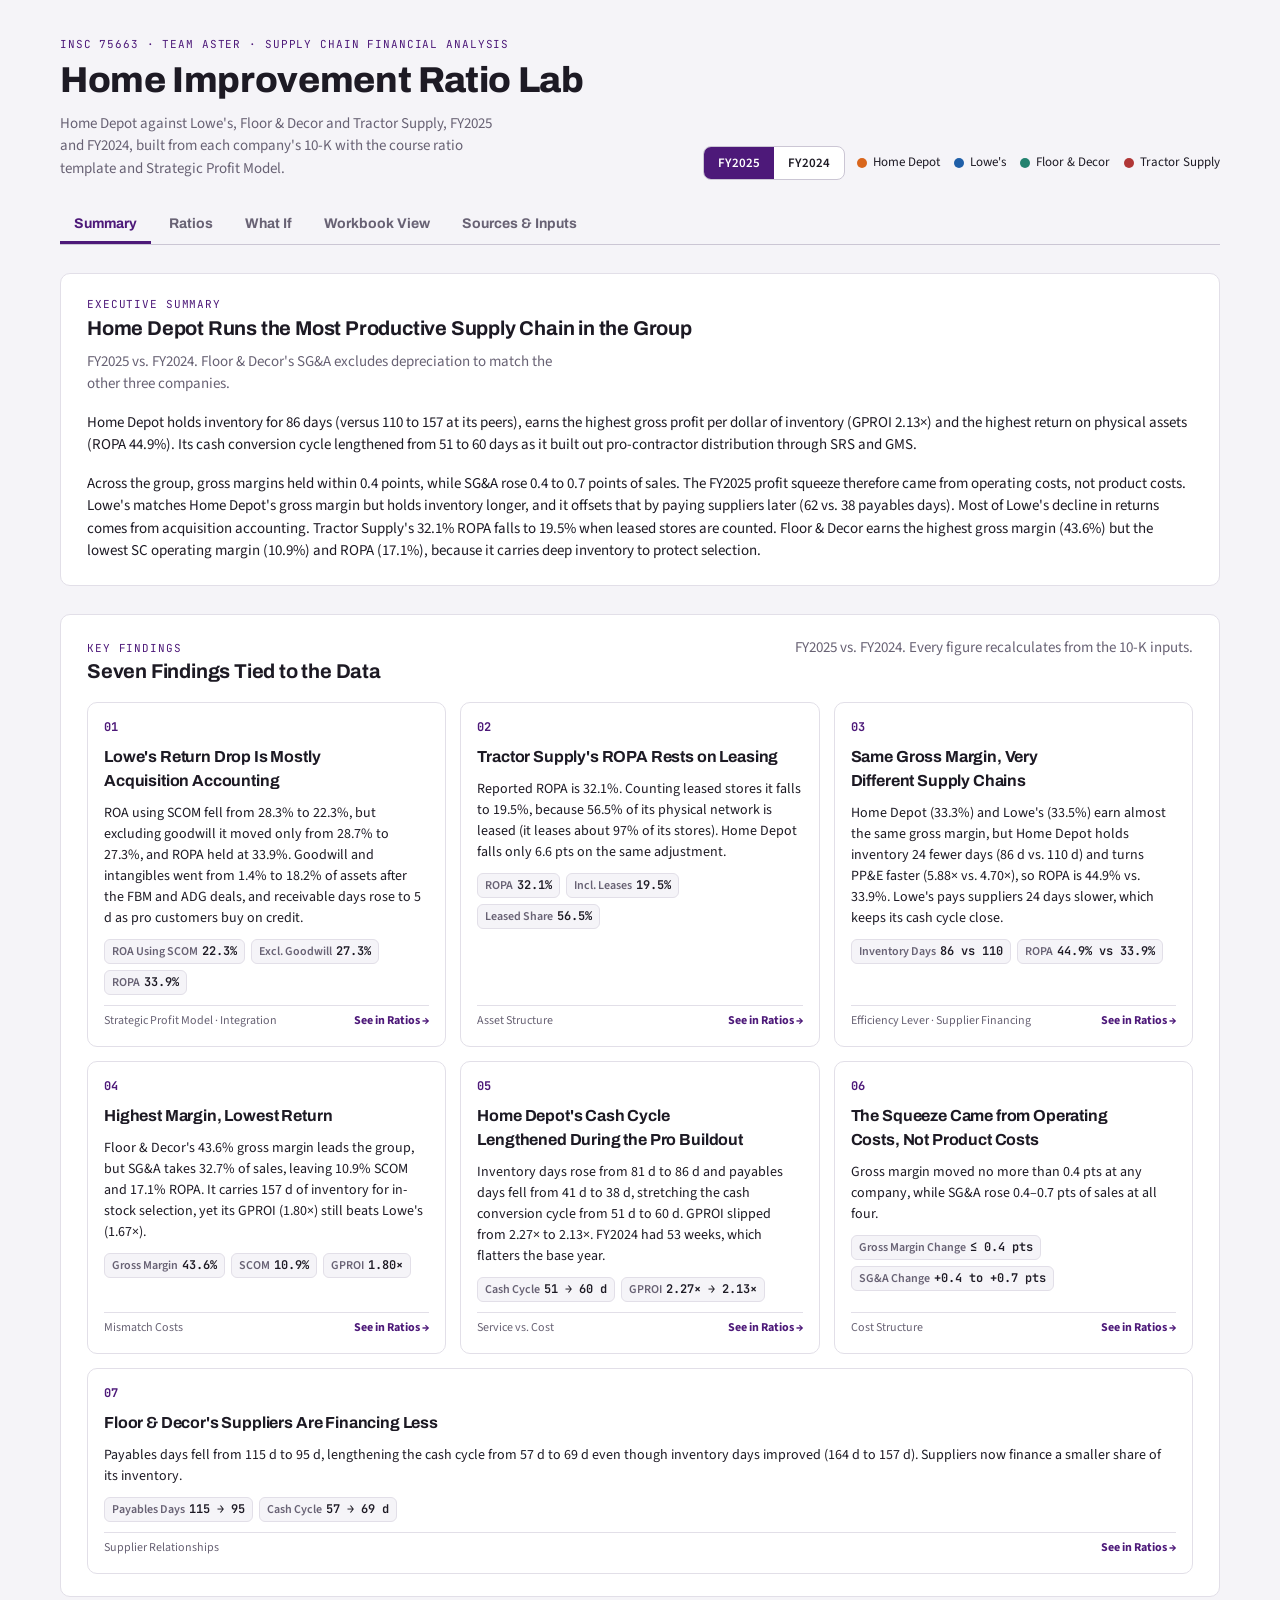
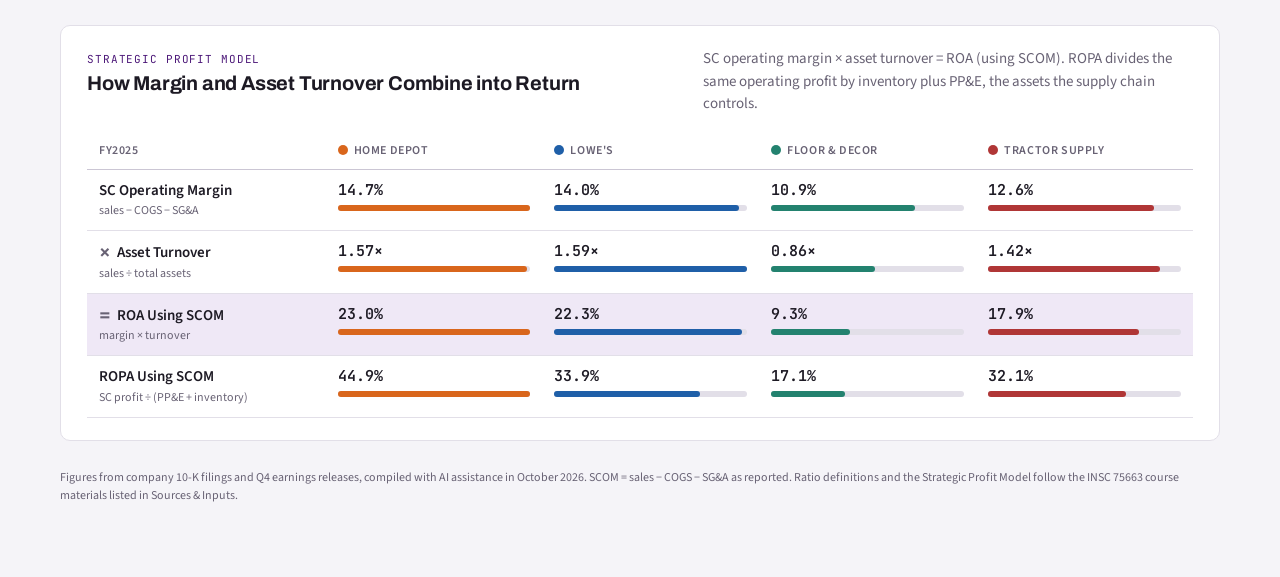
<file: index.html>
<!doctype html>
<html lang="en">
<head>
<meta charset="utf-8">
<meta name="viewport" content="width=device-width,initial-scale=1,viewport-fit=cover">
<title>Home Improvement Ratio Lab</title>
<meta name="claude:viewport-fit-sides" content="cover">
<link rel="preconnect" href="https://fonts.googleapis.com">
<link rel="preconnect" href="https://fonts.gstatic.com" crossorigin>
<link rel="stylesheet" href="https://fonts.googleapis.com/css2?family=Archivo:wght@500;700;800&family=Source+Sans+3:wght@400;600;700&family=JetBrains+Mono:wght@400;600&display=swap">
<style>
/* Layout: one analyst column — profit model up top, the ratio sheet, then the what-if bench (sliders + tornado), raw 10-K inputs last */
:root{
  --bg:#f5f4f8; --surface:#ffffff; --fg:#1d1a24; --muted:#686274; --line:#e2dfe8; --line-strong:#cbc6d4;
  --accent:#4d1979; --accent-soft:#efe8f6;
  --hd:#d9661c; --low:#1f5fa8; --fnd:#23826f; --tsco:#b03636;
  --good:#1e7b4b; --bad:#b23a3a; --good-soft:#e3f2e9; --bad-soft:#f8e4e4;
  --display:"Archivo","Helvetica Neue",Arial,sans-serif;
  --body:"Source Sans 3","Segoe UI",system-ui,sans-serif;
  --mono:"JetBrains Mono",ui-monospace,SFMono-Regular,Menlo,monospace;
}
@media (prefers-color-scheme:dark){:root:not([data-theme="light"]){
  --bg:#131118; --surface:#1c1923; --fg:#ecebf1; --muted:#a39db0; --line:#2d2937; --line-strong:#423c4f;
  --accent:#b994e6; --accent-soft:#2b2238;
  --hd:#f08a3e; --low:#64a0e8; --fnd:#4cc0a6; --tsco:#e46f6f;
  --good:#5cc98e; --bad:#ef7d7d; --good-soft:#163024; --bad-soft:#3a1e22; color-scheme:dark;}}
:root[data-theme="dark"]{
  --bg:#131118; --surface:#1c1923; --fg:#ecebf1; --muted:#a39db0; --line:#2d2937; --line-strong:#423c4f;
  --accent:#b994e6; --accent-soft:#2b2238;
  --hd:#f08a3e; --low:#64a0e8; --fnd:#4cc0a6; --tsco:#e46f6f;
  --good:#5cc98e; --bad:#ef7d7d; --good-soft:#163024; --bad-soft:#3a1e22; color-scheme:dark;}
*{box-sizing:border-box}
body{background:var(--bg);color:var(--fg);font-family:var(--body);font-size:15px;line-height:1.5;
  padding-left:max(16px,env(safe-area-inset-left,0px));padding-right:max(16px,env(safe-area-inset-right,0px));padding-block:28px 64px}
.wrap{max-width:1160px;margin:0 auto;display:flex;flex-direction:column;gap:28px}
h1,h2,h3{font-family:var(--display);text-wrap:balance;margin:0;letter-spacing:-0.01em}
h1{font-size:clamp(26px,4vw,36px);font-weight:800}
h2{font-size:20px;font-weight:700}
h3{font-size:15px;font-weight:700}
p{margin:0}
.muted{color:var(--muted)}
.eyebrow{font-family:var(--mono);font-size:11px;letter-spacing:.08em;text-transform:uppercase;color:var(--accent)}
.num{font-family:var(--mono);font-variant-numeric:tabular-nums}
header.top{display:flex;flex-wrap:wrap;gap:16px 32px;align-items:flex-end;justify-content:space-between}
header.top .lede{max-width:64ch;color:var(--muted);margin-top:6px}
.controls{display:flex;flex-wrap:wrap;gap:12px;align-items:center}
.seg{display:inline-flex;border:1px solid var(--line-strong);border-radius:8px;overflow:hidden;background:var(--surface)}
.seg button{font:600 13px var(--body);padding:7px 14px;border:0;background:transparent;color:var(--fg);cursor:pointer}
.seg button[aria-pressed="true"]{background:var(--accent);color:var(--surface)}
.seg button:focus-visible,button:focus-visible,input:focus-visible,select:focus-visible{outline:2px solid var(--accent);outline-offset:2px}
.legend{display:flex;flex-wrap:wrap;gap:6px 14px;font-size:13px}
.legend span{display:inline-flex;align-items:center;gap:6px}
.dot{width:10px;height:10px;border-radius:50%;display:inline-block;flex:none}
section.panel{background:var(--surface);border:1px solid var(--line);border-radius:10px;padding:22px clamp(16px,2.5vw,26px);display:flex;flex-direction:column;gap:16px;min-width:0}
.sec-head{display:flex;flex-wrap:wrap;gap:8px 24px;justify-content:space-between;align-items:baseline}
.sec-head p{max-width:70ch}
.scroll{overflow-x:auto;min-width:0}
table{border-collapse:collapse;width:100%;font-size:14px}
th,td{padding:7px 10px;text-align:right;border-bottom:1px solid var(--line);white-space:nowrap}
th:first-child,td:first-child{text-align:left}
thead th{font:600 12px var(--body);color:var(--muted);text-transform:uppercase;letter-spacing:.05em;border-bottom:1px solid var(--line-strong);vertical-align:bottom}
tr.group td{font:700 12px var(--display);text-transform:uppercase;letter-spacing:.06em;color:var(--accent);padding-top:16px;border-bottom:1px solid var(--line-strong)}
td.rname{white-space:normal;min-width:280px;max-width:380px}
td .why{display:block;font-size:12px;line-height:1.4;color:var(--fg);white-space:normal;margin-top:3px;max-width:44ch}
td .why b{color:var(--accent);font-weight:700}
.ift td{white-space:normal;vertical-align:top;text-align:left}
.ift th{text-align:left}
.ift td.num{white-space:nowrap}
.ift tr.peer td{border-bottom:1px solid var(--line-strong)}
.ift .tag{display:inline-block;font:600 11px var(--body);text-transform:uppercase;letter-spacing:.05em;color:var(--muted);margin-bottom:2px}
.ift .arrow{font-family:var(--mono);font-variant-numeric:tabular-nums}
td .def{display:block;font-size:12px;color:var(--muted);white-space:normal;max-width:34ch}
td.lead{font-weight:700}
td.lead .v{box-shadow:inset 0 -3px 0 var(--accent-soft)}
.delta{display:block;font-size:11px}
.up{color:var(--good)} .down{color:var(--bad)} .flat{color:var(--muted)}
/* profit model */
.spm{display:grid;grid-template-columns:minmax(150px,1.1fr) repeat(4,minmax(120px,1fr));gap:0;min-width:640px}
.spm > div{padding:10px 12px;border-bottom:1px solid var(--line)}
.spm .h{font:600 12px var(--body);text-transform:uppercase;letter-spacing:.05em;color:var(--muted);display:flex;align-items:center;gap:6px;border-bottom:1px solid var(--line-strong)}
.spm .lbl{font-weight:600}
.spm .lbl small{display:block;font-weight:400;color:var(--muted);font-size:12px}
.spm .op{font:800 18px var(--display);color:var(--muted);margin-right:6px}
.cellbar{display:flex;flex-direction:column;gap:5px}
.cellbar .v{font:600 15px var(--mono);font-variant-numeric:tabular-nums}
.bar{height:6px;border-radius:3px;background:var(--line)}
.bar i{display:block;height:100%;border-radius:3px}
.spm .result{background:var(--accent-soft)}
/* sensitivity */
.bench{display:grid;grid-template-columns:minmax(0,1.05fr) minmax(0,1fr);gap:24px}
@media (max-width:860px){.bench{grid-template-columns:1fr}}
.sliders{display:flex;flex-direction:column;gap:14px}
.sl{display:grid;grid-template-columns:1fr auto;gap:2px 12px;align-items:center}
.sl label{font-weight:600;font-size:14px}
.sl output{font:600 13px var(--mono);min-width:7ch;text-align:right}
.sl input[type=range]{grid-column:1/-1;width:100%;accent-color:var(--accent)}
.sl .hint{grid-column:1/-1;font-size:12px;color:var(--muted)}
.presets{display:flex;flex-wrap:wrap;gap:8px}
.btn{font:600 13px var(--body);padding:7px 12px;border-radius:7px;border:1px solid var(--line-strong);background:var(--surface);color:var(--fg);cursor:pointer}
.btn:hover{border-color:var(--accent)}
.btn.primary{background:var(--accent);color:var(--surface);border-color:var(--accent)}
select{font:600 14px var(--body);padding:7px 10px;border-radius:7px;border:1px solid var(--line-strong);background:var(--surface);color:var(--fg)}
.outs{display:grid;grid-template-columns:repeat(2,minmax(0,1fr));gap:10px}
.out{border:1px solid var(--line);border-radius:8px;padding:10px 12px;display:flex;flex-direction:column;gap:2px}
.out .k{font-size:12px;color:var(--muted);text-transform:uppercase;letter-spacing:.05em;font-weight:600}
.out .vv{font:600 20px var(--mono);font-variant-numeric:tabular-nums}
.out .bb{font:400 12px var(--mono);color:var(--muted)}
.out .chg{font:600 12px var(--mono)}
.out.big{grid-column:1/-1;background:var(--accent-soft);border-color:transparent}
.callout{font-size:14px;border-left:3px solid var(--accent);padding:4px 0 4px 12px}
svg text{font-family:var(--body)}
/* inputs */
details{border-top:1px solid var(--line);padding-top:10px}
summary{cursor:pointer;font:700 15px var(--display)}
.inputs input{width:100%;min-width:84px;font:13px var(--mono);text-align:right;padding:4px 6px;border:1px solid var(--line);border-radius:5px;background:var(--bg);color:var(--fg)}
.inputs input.edited{border-color:var(--accent);background:var(--accent-soft)}
.toolbar{display:flex;flex-wrap:wrap;gap:8px;align-items:center}
.status{font-size:13px;color:var(--muted)}
textarea.copybox{width:100%;height:120px;font:12px var(--mono);background:var(--bg);color:var(--fg);border:1px solid var(--line);border-radius:6px}
ul.src{margin:0;padding-left:18px;display:flex;flex-direction:column;gap:4px;font-size:14px}
ul.src a{color:var(--accent)}
.notes{font-size:13px;color:var(--muted);display:grid;grid-template-columns:repeat(auto-fit,minmax(240px,1fr));gap:12px}
.notes h3{color:var(--fg);margin-bottom:4px;display:flex;align-items:center;gap:6px}
.notes ul{margin:0;padding-left:16px}
footer{font-size:12px;color:var(--muted)}
body::before{content:"";position:fixed;inset:0 0 auto;height:env(safe-area-inset-top,0px);z-index:10;background:var(--bg)}
nav.tabs{position:sticky;top:env(safe-area-inset-top,0px);z-index:20;background:var(--bg);display:flex;gap:4px;overflow-x:auto;border-bottom:1px solid var(--line-strong);padding-top:6px;margin-top:-8px}
nav.tabs a{font:700 14px var(--display);color:var(--muted);text-decoration:none;padding:10px 14px;border-bottom:3px solid transparent;white-space:nowrap}
nav.tabs a:hover{color:var(--fg)}
nav.tabs a[aria-current="page"]{color:var(--accent);border-bottom-color:var(--accent)}
.view{display:flex;flex-direction:column;gap:28px}
.view[hidden]{display:none!important}
.viewbar{display:flex;flex-wrap:wrap;align-items:center;gap:10px}
.reqs td{white-space:normal;vertical-align:top;text-align:left}
.reqs th{text-align:left}
.reqs td:first-child{font-weight:600;min-width:220px}
.reqs a{color:var(--accent)}
.pill{display:inline-block;font:700 11px var(--body);text-transform:uppercase;letter-spacing:.05em;padding:3px 8px;border-radius:999px;white-space:nowrap}
.pill.ok{background:var(--good-soft);color:var(--good)}
.pill.prog{background:var(--accent-soft);color:var(--accent)}
.pill.warn{background:var(--bad-soft);color:var(--bad)}
.insights{display:grid;grid-template-columns:repeat(auto-fill,minmax(320px,1fr));gap:14px}
.ins{border:1px solid var(--line);border-radius:10px;padding:16px;display:flex;flex-direction:column;gap:10px;min-width:0}
.ins .n{font:700 12px var(--mono);color:var(--accent)}
.ins h3{font-size:16px}
.ins p{font-size:14px}
.chips{display:flex;flex-wrap:wrap;gap:6px}
.chip{font:600 12px var(--mono);background:var(--bg);border:1px solid var(--line);border-radius:6px;padding:3px 7px}
.chip span{font-family:var(--body);font-weight:600;color:var(--muted);margin-right:4px}
.ins .foot{display:flex;flex-wrap:wrap;justify-content:space-between;gap:8px;font-size:12px;margin-top:auto;padding-top:6px;border-top:1px solid var(--line)}
.ins .foot a{color:var(--accent);font-weight:700;text-decoration:none}
td .imp{display:block;font-size:12px;line-height:1.4;color:var(--muted);white-space:normal;margin-top:3px;max-width:44ch}
td .imp b{color:var(--fg)}
td.rname button{all:unset;cursor:pointer;font-weight:600;color:var(--fg)}
td.rname button:hover,td.rname button:focus-visible{color:var(--accent);text-decoration:underline}
tr.sel td{background:var(--accent-soft)}
.wb th,.wb td{font-size:13px;padding:5px 10px}
.wb td:first-child,.wb th:first-child{position:sticky;left:0;background:var(--surface);z-index:1;min-width:250px;white-space:normal}
.wb td.der{font-style:italic;color:var(--muted);background:var(--accent-soft)}
.ift{min-width:720px}
.ins:last-child:nth-child(3n+1){grid-column:1/-1}
.wb td.miss{color:var(--line-strong)}
.wb tr.co th{color:var(--surface);font-family:var(--display);text-transform:none;letter-spacing:0;font-size:13px}
.wb tr.sub td{font:700 12px var(--display);text-transform:uppercase;letter-spacing:.06em;color:var(--accent);background:var(--bg);padding-top:12px}
.wb tr.sub td:first-child{background:var(--bg)}
.wb-legend{display:flex;flex-wrap:wrap;gap:6px 18px;font-size:12px;color:var(--muted)}
.wb-legend span{display:inline-flex;align-items:center;gap:6px}
.sw{width:12px;height:12px;border-radius:3px;display:inline-block;border:1px solid var(--line-strong)}
.sw-in{background:var(--surface)} .sw-der{background:var(--accent-soft)} .sw-miss{background:var(--bg);border-style:dashed}
.tagline{color:var(--fg);font-weight:600}
@media (prefers-reduced-motion:no-preference){.bar i{transition:width .25s ease}}
</style>
</head>
<body>


<div class="wrap">
  <header class="top">
    <div>
      <div class="eyebrow">INSC 75663 · Team Aster · Supply Chain Financial Analysis</div>
      <h1>Home Improvement Ratio Lab</h1>
      <p class="lede">Home Depot against Lowe's, Floor &amp; Decor and Tractor Supply, FY2025 and FY2024, built from each company's 10-K with the course ratio template and Strategic Profit Model.</p>
    </div>
    <div class="controls">
      <div class="seg" role="group" aria-label="Fiscal year">
        <button type="button" id="y25" aria-pressed="true">FY2025</button>
        <button type="button" id="y24" aria-pressed="false">FY2024</button>
      </div>
      <div class="legend" id="legend"></div>
    </div>
  </header>

  <nav class="tabs" aria-label="Views">
    <a href="#summary" data-view="summary">Summary</a>
    <a href="#ratios" data-view="ratios">Ratios</a>
    <a href="#whatif" data-view="whatif">What If</a>
    <a href="#workbook" data-view="workbook">Workbook View</a>
    <a href="#sources" data-view="sources">Sources &amp; Inputs</a>
  </nav>

  <div class="view" id="v-summary">
    <section class="panel" aria-labelledby="es-h">
      <div class="sec-head">
        <div><div class="eyebrow">Executive Summary</div><h2 id="es-h">Home Depot Runs the Most Productive Supply Chain in the Group</h2></div>
        <p class="muted">FY2025 vs. FY2024. Floor &amp; Decor's SG&amp;A excludes depreciation to match the other three companies.</p>
      </div>
      <p>Home Depot holds inventory for 86 days (versus 110 to 157 at its peers), earns the highest gross profit per dollar of inventory (GPROI 2.13×) and the highest return on physical assets (ROPA 44.9%). Its cash conversion cycle lengthened from 51 to 60 days as it built out pro-contractor distribution through SRS and GMS.</p>
      <p>Across the group, gross margins held within 0.4 points, while SG&amp;A rose 0.4 to 0.7 points of sales. The FY2025 profit squeeze therefore came from operating costs, not product costs. Lowe's matches Home Depot's gross margin but holds inventory longer, and it offsets that by paying suppliers later (62 vs. 38 payables days). Most of Lowe's decline in returns comes from acquisition accounting. Tractor Supply's 32.1% ROPA falls to 19.5% when leased stores are counted. Floor &amp; Decor earns the highest gross margin (43.6%) but the lowest SC operating margin (10.9%) and ROPA (17.1%), because it carries deep inventory to protect selection.</p>
    </section>
    <section class="panel" aria-labelledby="ins-h">
      <div class="sec-head">
        <div><div class="eyebrow">Key Findings</div><h2 id="ins-h">Seven Findings Tied to the Data</h2></div>
        <p class="muted">FY2025 vs. FY2024. Every figure recalculates from the 10-K inputs.</p>
      </div>
      <div class="insights" id="insights"></div>
    </section>
    <section class="panel" aria-labelledby="spm-h">
      <div class="sec-head">
        <div><div class="eyebrow">Strategic Profit Model</div><h2 id="spm-h">How Margin and Asset Turnover Combine into Return</h2></div>
        <p class="muted">SC operating margin × asset turnover = ROA (using SCOM). ROPA divides the same operating profit by inventory plus PP&amp;E, the assets the supply chain controls.</p>
      </div>
      <div class="scroll"><div class="spm" id="spm"></div></div>
    </section>
  </div>

  <div class="view" id="v-ratios" hidden>
    <section class="panel" aria-labelledby="rc-h">
      <div class="sec-head">
        <div><div class="eyebrow">Compare a Ratio</div><h2 id="rc-h">Ratio by Company</h2></div>
        <div class="controls"><label for="rsel" class="muted">Ratio</label><select id="rsel"></select></div>
      </div>
      <p class="muted" id="rc-def"></p>
      <div class="scroll"><svg id="rchart" role="img" aria-labelledby="rc-h" style="width:100%;max-width:760px;min-width:480px;display:block;margin:0 auto"></svg></div>
      <p class="callout" id="rc-why"></p>
    </section>
    <section class="panel" aria-labelledby="rt-h">
      <div class="sec-head">
        <div><div class="eyebrow">Ratio Sheet</div><h2 id="rt-h">Template Ratios, Side by Side</h2></div>
        <p class="muted">Same formulas as the course ratio template, plus goodwill and lease adjustments. Bold marks the leader; the small line shows the change from FY2024. Select a ratio name to chart it.</p>
      </div>
      <div class="scroll"><table id="ratios"></table></div>
    </section>
  </div>

  <div class="view" id="v-whatif" hidden>
    <div class="viewbar"><label for="co" class="muted">Company</label><select id="co"></select><span class="muted" id="wi-yr"></span></div>
    <section class="panel" aria-labelledby="it-h">
      <div class="sec-head">
        <div><div class="eyebrow">If/Then Analysis</div><h2 id="it-h">If a Key Ratio Moves, Then What Happens to Returns?</h2></div>
      </div>
      <p class="muted">Each row moves one ratio and holds everything else at the reported 10-K figure. Match Best Peer uses the strongest of the other three companies on that ratio. Where business models differ (Floor &amp; Decor's specialty margins, for example), a peer match shows the size of the gap, not a realistic target.</p>
      <div class="scroll"><table class="ift" id="ifthen"></table></div>
    </section>
    <section class="panel" aria-labelledby="wi-h">
      <div class="sec-head">
        <div><div class="eyebrow">Sensitivity</div><h2 id="wi-h">What If One Company Changed Its Supply Chain?</h2></div>
      </div>
      <div class="bench">
        <div class="sliders">
          <div class="presets" id="presets"></div>
          <div class="sl"><label for="s-inv">Inventory Days</label><output id="o-inv"></output><input type="range" id="s-inv"><span class="hint" id="h-inv"></span></div>
          <div class="sl"><label for="s-pay">Payables Days</label><output id="o-pay"></output><input type="range" id="s-pay" min="-20" max="20" step="1"><span class="hint" id="h-pay"></span></div>
          <div class="sl"><label for="s-cogs">COGS, % of Sales</label><output id="o-cogs"></output><input type="range" id="s-cogs" min="-3" max="3" step="0.1"><span class="hint" id="h-cogs"></span></div>
          <div class="sl"><label for="s-sga">SG&amp;A, % of Sales</label><output id="o-sga"></output><input type="range" id="s-sga" min="-3" max="3" step="0.1"><span class="hint" id="h-sga"></span></div>
          <div class="sl"><label for="s-ppe">PP&amp;E</label><output id="o-ppe"></output><input type="range" id="s-ppe" min="-20" max="20" step="1"><span class="hint" id="h-ppe"></span></div>
          <div class="sl"><label for="s-rev">Sales</label><output id="o-rev"></output><input type="range" id="s-rev" min="-10" max="10" step="0.5"><span class="hint">Costs scale with sales at the percentages above</span></div>
          <div class="toolbar"><button type="button" class="btn" id="reset-s">Reset Levers</button></div>
        </div>
        <div style="display:flex;flex-direction:column;gap:14px;min-width:0">
          <div class="outs" id="outs"></div>
          <p class="callout" id="story"></p>
        </div>
      </div>
      <div>
        <h3 id="tor-h">Which Lever Moves ROPA Most</h3>
        <p class="muted" style="font-size:13px;margin:2px 0 8px">Each 10-K input moved 10% up and down with everything else held at the reported figure.</p>
        <div class="scroll"><svg id="tornado" role="img" aria-labelledby="tor-h" style="width:100%;max-width:760px;min-width:520px;display:block;margin:0 auto"></svg></div>
      </div>
    </section>
  </div>

  <div class="view" id="v-workbook" hidden>
    <section class="panel" aria-labelledby="wb-h">
      <div class="sec-head">
        <div><div class="eyebrow">Workbook View</div><h2 id="wb-h">All Four Companies in the Assignment's Spreadsheet Layout</h2></div>
        <p class="muted">Rows and order follow the example workbook; US$ millions. <span class="tagline" id="wb-gap"></span></p>
      </div>
      <div class="wb-legend"><span><i class="sw sw-in"></i>From the 10-K</span><span><i class="sw sw-der"></i>Derived from Other Lines</span><span><i class="sw sw-miss"></i>Not Used in This Analysis</span></div>
      <div class="scroll wb-scroll"><table class="wb" id="wb"></table></div>
    </section>
  </div>

  <div class="view" id="v-sources" hidden>
    <section class="panel" aria-labelledby="in-h">
      <div class="sec-head">
        <div><div class="eyebrow">Sources &amp; Inputs</div><h2 id="in-h">10-K Figures Behind Every Number</h2></div>
        <p class="muted">US$ millions; employees in thousands. Edit any cell and every view recalculates. Edits stay in this browser only.</p>
      </div>
      <div class="toolbar">
        <button type="button" class="btn" id="copy">Copy Ratios as CSV</button>
        <button type="button" class="btn" id="reset-d">Reset to 10-K Figures</button>
        <span class="status" id="status" role="status"></span>
      </div>
      <textarea class="copybox" id="copybox" hidden readonly aria-label="Ratios as CSV"></textarea>
      <div class="scroll"><table class="inputs" id="inputs"></table></div>
    </section>
    <section class="panel" aria-labelledby="src-h">
      <div class="sec-head"><div><div class="eyebrow">Citations</div><h2 id="src-h">Resources, Filings and Notes</h2></div></div>
      <h3>Resources</h3>
      <ul class="src">
        <li>Swink, M. (2026). <i>Income stmt and balance sheet 102226.xlsx</i> [Ratio template]. INSC 75663 Supply Chain and Operational Strategy, Neeley School of Business, Texas Christian University.</li>
        <li>Swink, M. (2026). <i>How SCM affects the bottom line: Strategic Profit Model</i> [Lecture slides, Zara finance implications of SCM]. INSC 75663, Texas Christian University.</li>
        <li>Swink, M., Melnyk, S. A., &amp; Hartley, J. L. (2024). <i>Managing operations across the supply chain</i> (5th ed.). McGraw Hill.</li>
      </ul>
      <h3>Company Filings</h3>
      <ul class="src" id="sources"></ul>
      <div class="notes" id="notes"></div>
    </section>
  </div>

  <footer>Figures from company 10-K filings and Q4 earnings releases, compiled with AI assistance in October 2026. SCOM = sales − COGS − SG&amp;A as reported. Ratio definitions and the Strategic Profit Model follow the INSC 75663 course materials listed in Sources &amp; Inputs.</footer>
</div>

<script>
const DATA = [{"company": "Home Depot", "ticker": "HD", "years": {"FY2025": {"period_end": "2026-02-01", "cash": 1389, "receivables": 5597, "inventory": 25817, "total_current_assets": 34391, "ppe_net": 28021, "total_assets": 105095, "total_current_liabilities": 32424, "accounts_payable": 11491, "revenue": 164683, "cogs": 109818, "gross_profit": 54865, "sga": 30702, "depreciation_amortization": 3273, "operating_income": 20890, "net_income": 14156, "employees_thousands": 472.4, "goodwill_intangibles": 32673, "rou_assets": 9204}, "FY2024": {"period_end": "2025-02-02", "cash": 1659, "receivables": 4903, "inventory": 23451, "total_current_assets": 31683, "ppe_net": 26702, "total_assets": 96119, "total_current_liabilities": 28661, "accounts_payable": 11938, "revenue": 159514, "cogs": 106206, "gross_profit": 53308, "sga": 28748, "depreciation_amortization": 3034, "operating_income": 21526, "net_income": 14806, "employees_thousands": 470.1, "goodwill_intangibles": 28458, "rou_assets": 8592}}, "fy2023_revenue": 152669, "sources": [{"title": "Home Depot 8-K Ex. 99.1, Q4 and Fiscal 2025 Results", "url": "https://www.sec.gov/Archives/edgar/data/354950/000035495026000026/hd_exhibit991x02012026.htm"}, {"title": "Home Depot 8-K Ex. 99.1, Q4 and Fiscal 2024 Results", "url": "https://www.sec.gov/Archives/edgar/data/354950/000035495025000030/hd_exhibit991x02022025.htm"}, {"title": "Home Depot 10-K, Fiscal 2025", "url": "https://www.sec.gov/Archives/edgar/data/354950/000162828026019436/hd-20260201.htm"}, {"title": "Home Depot 10-K, Fiscal 2024", "url": "https://www.sec.gov/Archives/edgar/data/354950/000035495025000085/hd-20250202.htm"}], "notes": ["Statements taken from the fiscal 2025 earnings release (8-K Ex. 99.1), which reports the same consolidated statements as the 10-K.", "Fiscal 2024 had 53 weeks (about $2.5B extra sales), which depresses FY2025 growth.", "SRS bought in fiscal 2024 (part-year); GMS added in fiscal 2025, lifting receivables, inventory and goodwill.", "SG&A excludes depreciation and amortization, which HD reports on its own line.", "PP&E excludes operating lease right-of-use assets.", "Goodwill $22,344M and intangibles $10,329M in FY2025 ($19,475M and $8,983M in FY2024), from the earnings release."]}, {"company": "Lowe's", "ticker": "LOW", "years": {"FY2025": {"period_end": "2026-01-30", "cash": 982, "receivables": 1090, "inventory": 17300, "total_current_assets": 20955, "ppe_net": 18362, "total_assets": 54144, "total_current_liabilities": 19463, "accounts_payable": 9762, "revenue": 86286, "cogs": 57401, "gross_profit": 28885, "sga": 16791, "depreciation_amortization": 1941, "operating_income": 10153, "net_income": 6654, "employees_thousands": 276, "goodwill_intangibles": 9853, "rou_assets": 4303}, "FY2024": {"period_end": "2025-01-31", "cash": 1761, "receivables": 94, "inventory": 17409, "total_current_assets": 20358, "ppe_net": 17649, "total_assets": 43102, "total_current_liabilities": 18757, "accounts_payable": 9290, "revenue": 83674, "cogs": 55797, "gross_profit": 27877, "sga": 15682, "depreciation_amortization": 1729, "operating_income": 10466, "net_income": 6957, "employees_thousands": 270, "goodwill_intangibles": 588, "rou_assets": 3738}}, "fy2023_revenue": 86377, "sources": [{"title": "Lowe's Q4 2025 Sales and Earnings Release", "url": "https://corporate.lowes.com/newsroom/press-releases/lowes-reports-fourth-quarter-2025-sales-and-earnings-results-02-25-26"}, {"title": "Lowe's Q4 2025 Financial Statements (PDF)", "url": "https://corporate.lowes.com/sites/lowes-corp/files/Quaterly-results/Q4-2025-Financial-Statements-and-Non-GAAP.pdf"}, {"title": "Lowe's 10-K, Fiscal 2025", "url": "https://www.sec.gov/Archives/edgar/data/60667/000006066726000029/low-20260130.htm"}, {"title": "Lowe's 10-K, Fiscal 2024", "url": "https://www.sec.gov/Archives/edgar/data/60667/000006066725000049/low-20250131.htm"}, {"title": "Lowe's Q4 2024 Sales and Earnings Release", "url": "https://corporate.lowes.com/newsroom/press-releases/lowes-reports-fourth-quarter-2024-sales-and-earnings-results-02-26-25"}], "notes": ["FBM and ADG acquired in fiscal 2025: goodwill and intangibles up about $9.3B, total assets up about $11B, receivables up from $94M to $1,090M.", "Shareholders' equity is a deficit in both years, so equity-based ratios are not meaningful.", "Fiscal 2023 had 53 weeks, which depresses FY2024 growth.", "SG&A excludes depreciation and amortization; PP&E excludes lease right-of-use assets.", "Goodwill $3,945M and intangibles $5,908M in FY2025 ($311M and $277M in FY2024)."]}, {"company": "Floor & Decor", "ticker": "FND", "years": {"FY2025": {"period_end": "2025-12-25", "cash": 249.3, "receivables": 94.1, "inventory": 1133.1, "total_current_assets": 1527.9, "ppe_net": 1856.1, "total_assets": 5469.4, "total_current_liabilities": 1151.4, "accounts_payable": 683.7, "revenue": 4684.1, "cogs": 2640.2, "gross_profit": 2043.9, "sga": 1532.7, "depreciation_amortization": 241.2, "operating_income": 270.1, "net_income": 208.6, "employees_thousands": 13.723, "goodwill_intangibles": 404.5, "rou_assets": 1617.8}, "FY2024": {"period_end": "2024-12-26", "cash": 187.7, "receivables": 101.5, "inventory": 1132.6, "total_current_assets": 1492.4, "ppe_net": 1786.6, "total_assets": 5050.5, "total_current_liabilities": 1244.2, "accounts_payable": 794.9, "revenue": 4455.8, "cogs": 2527.5, "gross_profit": 1928.3, "sga": 1439.6, "depreciation_amortization": 232.5, "operating_income": 256.2, "net_income": 205.9, "employees_thousands": 13.69, "goodwill_intangibles": 408.1, "rou_assets": 1331.2}}, "fy2023_revenue": 4413.9, "sources": [{"title": "Floor & Decor 10-K, Fiscal 2025", "url": "https://www.sec.gov/Archives/edgar/data/1507079/000162828026009770/fnd-20251225.htm"}, {"title": "Floor & Decor 10-K Fiscal 2025: Balance Sheets (XBRL R2)", "url": "https://www.sec.gov/Archives/edgar/data/1507079/000162828026009770/R2.htm"}, {"title": "Floor & Decor 10-K Fiscal 2025: Statements of Operations (XBRL R4)", "url": "https://www.sec.gov/Archives/edgar/data/1507079/000162828026009770/R4.htm"}, {"title": "Floor & Decor Q4 and Fiscal 2025 Earnings Release", "url": "https://www.sec.gov/Archives/edgar/data/1507079/000162828026009760/fnd-2025earningsreleaseex9.htm"}, {"title": "Floor & Decor 10-K, Fiscal 2024", "url": "https://www.sec.gov/Archives/edgar/data/1507079/000150707925000013/fnd-20241226.htm"}], "notes": ["Reported in thousands; converted to millions.", "Reported SG&A ($1,773.8M FY2025; $1,672.1M FY2024) is one combined line that includes depreciation. D&A from the cash flow statement was moved out so SG&A matches HD, Lowe's and Tractor Supply.", "Year ends in late December, about five weeks before HD and Lowe's.", "Employees: 13,723 (FY2025) and 13,690 (FY2024) total headcount.", "Goodwill $257.9M both years; intangibles $146.5M (FY2025) and $150.2M (FY2024)."]}, {"company": "Tractor Supply", "ticker": "TSCO", "years": {"FY2025": {"period_end": "2025-12-27", "cash": 194.1, "receivables": null, "inventory": 3084.1, "total_current_assets": 3507.8, "ppe_net": 3026.5, "total_assets": 10933.7, "total_current_liabilities": 2614.4, "accounts_payable": 1390.8, "revenue": 15524.0, "cogs": 9869.5, "gross_profit": 5654.5, "sga": 3693.1, "depreciation_amortization": 494.0, "operating_income": 1467.4, "net_income": 1096.1, "employees_thousands": 52.0, "goodwill_intangibles": 398.8, "rou_assets": 3938.4}, "FY2024": {"period_end": "2024-12-28", "cash": 251.5, "receivables": null, "inventory": 2840.2, "total_current_assets": 3309.9, "ppe_net": 2727.4, "total_assets": 9805.5, "total_current_liabilities": 2319.2, "accounts_payable": 1236.2, "revenue": 14883.2, "cogs": 9486.7, "gross_profit": 5396.6, "sga": 3481.9, "depreciation_amortization": 447.2, "operating_income": 1467.5, "net_income": 1101.2, "employees_thousands": 52.0, "goodwill_intangibles": 269.5, "rou_assets": 3415.4}}, "fy2023_revenue": 14555.7, "sources": [{"title": "Tractor Supply 8-K Ex. 99.1, Q4 and Fiscal 2025 Earnings Release", "url": "https://www.sec.gov/Archives/edgar/data/916365/000091636526000005/ex991-q42025earningsrelease.htm"}, {"title": "Tractor Supply 10-K, Fiscal 2025", "url": "https://www.sec.gov/Archives/edgar/data/916365/000091636526000014/tsco-20251227.htm"}, {"title": "Tractor Supply 10-K, Fiscal 2024", "url": "https://www.sec.gov/Archives/edgar/data/916365/000091636525000076/tsco-20241228.htm"}, {"title": "Tractor Supply 8-K Ex. 99.1, Q4 and Fiscal 2024 Earnings Release", "url": "https://www.sec.gov/Archives/edgar/data/916365/000091636525000008/ex991-q42024earningsrelease.htm"}], "notes": ["No trade receivables reported; the only receivable is income taxes ($27.0M FY2025, $21.6M FY2024), left out so receivable days read zero.", "Statements taken from the Q4 earnings releases, which report the same consolidated statements as the 10-K.", "Employees are about 26,000 full-time plus 26,000 part-time in both years (approximate).", "Fiscal 2023 likely had 53 weeks (not confirmed), which would depress FY2024 growth.", "SG&A excludes depreciation and amortization; PP&E excludes lease right-of-use assets.", "Goodwill and other intangibles reported as one line: $398.8M (FY2025), $269.5M (FY2024)."]}];
const ORDER = ['HD','LOW','FND','TSCO'];
const COLOR = {HD:'var(--hd)',LOW:'var(--low)',FND:'var(--fnd)',TSCO:'var(--tsco)'};
const SHORT = {HD:'Home Depot',LOW:"Lowe's",FND:'Floor & Decor',TSCO:'Tractor Supply'};
const FIELDS = [
 ['revenue','Revenue'],['cogs','Cost of Goods Sold'],['gross_profit','Gross Profit'],['sga','SG&A'],['operating_income','Operating Income'],['net_income','Net Income'],
 ['cash','Cash'],['receivables','Receivables'],['inventory','Inventory'],['total_current_assets','Total Current Assets'],['ppe_net','PP&E, Net'],['rou_assets','Operating Lease ROU Assets'],['goodwill_intangibles','Goodwill & Intangibles'],['total_assets','Total Assets'],
 ['accounts_payable','Accounts Payable'],['total_current_liabilities','Total Current Liabilities'],['employees_thousands','Employees (Thousands)']
];
const KEY='ratio-lab-edits-v1';
const base = JSON.parse(JSON.stringify(DATA));
let data = JSON.parse(JSON.stringify(DATA));
try{const saved=JSON.parse(localStorage.getItem(KEY)||'null'); if(saved){for(const t in saved){for(const fy in saved[t]){for(const k in saved[t][fy]){const c=byT(t); if(c&&c.years[fy]) c.years[fy][k]=saved[t][fy][k];}}}}}catch(e){}
let year='FY2025', co='HD';
const lever={inv:0,pay:0,cogs:0,sga:0,ppe:0,rev:0};

function byT(t){return data.find(c=>c.ticker===t)}
function baseT(t){return base.find(c=>c.ticker===t)}
const n=v=>(typeof v==='number'&&isFinite(v))?v:null;
function div(a,b){return (n(a)===null||n(b)===null||b===0)?null:a/b}

function ratios(t,fy){
  const c=byT(t), d=c.years[fy]; if(!d) return null;
  const prevRev = fy==='FY2025' ? (c.years.FY2024||{}).revenue : c.fy2023_revenue;
  const gp = n(d.gross_profit)!==null ? d.gross_profit : (n(d.revenue)!==null&&n(d.cogs)!==null? d.revenue-d.cogs : null);
  const scop = (n(d.revenue)!==null&&n(d.cogs)!==null&&n(d.sga)!==null)? d.revenue-d.cogs-d.sga : null;
  const inv=div(d.inventory,d.cogs), rec=div(d.receivables,d.revenue), pay=div(d.accounts_payable,d.cogs);
  const r={
    wcs:div((d.total_current_assets??NaN)-(d.total_current_liabilities??NaN),d.revenue),
    cashA:div(d.cash,d.total_assets),
    invDays:inv===null?null:inv*365, recDays:rec===null?(d.receivables==null?null:null):rec*365, payDays:pay===null?null:pay*365,
    ato:div(d.revenue,d.total_assets), ppeT:div(d.revenue,d.ppe_net), ppeA:div(d.ppe_net,d.total_assets),
    spe:div(d.revenue,d.employees_thousands),
    growth:(n(prevRev)!==null&&n(d.revenue)!==null)?(d.revenue-prevRev)/prevRev:null,
    gm:div(gp,d.revenue), gproi:div(gp,d.inventory), opm:div(d.operating_income,d.revenue), roa:div(d.net_income,d.total_assets),
    scom:div(scop,d.revenue), roaS:div(scop,d.total_assets), roicS:div(scop,(d.total_assets??NaN)-(d.cash??NaN)),
    ropa:div(scop,(d.ppe_net??NaN)+(d.inventory??NaN)),
    roaSxg:div(scop,(d.total_assets??NaN)-(d.goodwill_intangibles??NaN)),
    ropaL:div(scop,(d.ppe_net??NaN)+(d.rou_assets??NaN)+(d.inventory??NaN)),
    gwA:div(d.goodwill_intangibles,d.total_assets),
    leaseShare:div(d.rou_assets,(d.ppe_net??NaN)+(d.rou_assets??NaN)),
    cur:div(d.total_current_assets,d.total_current_liabilities), quick:div((d.total_current_assets??NaN)-(d.inventory??NaN),d.total_current_liabilities)
  };
  r.ccc = (r.invDays!==null&&r.payDays!==null)? r.invDays+(r.recDays||0)-r.payDays : null;
  return r;
}

const ROWS=[
 ['Working Capital Productivity'],
 ['wcs','Working Capital / Sales','(current assets − current liabilities) ÷ sales','pct',-1,'Cash tied up to support each dollar of sales; lower means a leaner supply chain.'],
 ['cashA','Cash / Assets','cash ÷ total assets','pct',0,'Liquidity cushion; idle cash adds safety but drags return on assets.'],
 ['invDays','Inventory Days','inventory ÷ COGS × 365','days',-1,'How long goods sit before they sell. Fewer days frees cash and cuts markdown risk, a key mismatch cost.'],
 ['recDays','Receivables Days','365 × receivables ÷ sales','days',-1,'How fast customers pay. It matters more as retailers sell to pros on credit.'],
 ['payDays','Payables Days','365 × payables ÷ COGS','days',1,'How long suppliers wait to be paid. More days means suppliers finance inventory, but squeezing them strains the relationship.'],
 ['ccc','Cash Conversion Cycle','inventory + receivable − payable days','days',-1,'Days between paying suppliers and collecting from customers; the core test of supply chain cash efficiency.'],
 ['Non-Current Asset Productivity'],
 ['ato','Asset Turnover','sales ÷ total assets','x',1,'Sales produced by every dollar the company owns; shows how productive the store and DC network is.'],
 ['ppeT','PP&E Turnover','sales ÷ PP&E','x',1,'Sales per dollar of stores, distribution centers and equipment; the payoff from network investment.'],
 ['ppeA','PP&E / Assets','PP&E ÷ total assets','pct',0,'How asset-heavy the model is; more fixed assets means more capacity to keep busy.'],
 ['leaseShare','Leased Share of Physical Assets','lease ROU assets ÷ (PP&E + lease ROU assets)','pct',0,'The own-versus-lease choice. Leasing keeps stores off the PP&E line, which flatters PP&E turnover and ROPA.'],
 ['gwA','Goodwill & Intangibles / Assets','goodwill and intangibles ÷ total assets','pct',0,'How much of the asset base is acquisition premium rather than physical network.'],
 ['Labor Productivity'],
 ['spe','Sales per Employee','$ thousands per employee','k',1,'Labor productivity; reflects store staffing, formats and automation.'],
 ['Growth and Profitability'],
 ['growth','Sales Growth','vs. prior fiscal year','pct',1,'Volume growth spreads the fixed cost of stores and DCs over more sales.'],
 ['gm','Gross Margin','gross profit ÷ sales','pct',1,'Pricing power and sourcing cost; set by product mix, buying scale and markdowns.'],
 ['gproi','GPROI','gross profit ÷ inventory','x',1,'Gross profit earned on each dollar of inventory; balances margin against turns, the classic retail inventory test.'],
 ['opm','Operating Margin','operating income ÷ sales','pct',1,'Profit after all operating costs, including depreciation.'],
 ['roa','ROA','net income ÷ total assets','pct',1,'Bottom-line return on everything the company owns, after interest and tax.'],
 ['scom','SC Operating Margin (SCOM)','(sales − COGS − SG&A) ÷ sales','pct',1,"The supply chain margin: what is left after product and operating costs, before depreciation, interest and tax."],
 ['roaS','ROA Using SCOM','SC operating profit ÷ total assets','pct',1,'Supply chain profit per dollar of total assets; equals SCOM × asset turnover.'],
 ['roaSxg','ROA Using SCOM, Excl. Goodwill','SC operating profit ÷ (total assets − goodwill & intangibles)','pct',1,'Removes acquisition accounting; the gap to ROA Using SCOM shows how much acquisitions dilute the return.'],
 ['roicS','ROIC Using SCOM','SC operating profit ÷ (assets − cash)','pct',1,'Return on the capital actually put to work in operations, leaving out idle cash.'],
 ['ropa','ROPA Using SCOM','SC operating profit ÷ (PP&E + inventory)','pct',1,'Return on the assets the supply chain controls directly; the best single test of supply chain efficiency.'],
 ['ropaL','ROPA Incl. Leased Assets','SC operating profit ÷ (PP&E + lease ROU assets + inventory)','pct',1,'Counts leased stores like owned ones, so heavy leasers and heavy owners compare fairly.'],
 ['Liquidity'],
 ['cur','Current Ratio','current assets ÷ current liabilities','x',0,'Ability to cover short-term bills; retailers often run near 1 because suppliers finance inventory.'],
 ['quick','Quick Ratio','(current assets − inventory) ÷ current liabilities','x',0,'Liquidity without counting inventory; low values are normal for inventory-heavy retailers.']
];
function fmt(v,kind,d){ if(v===null||v===undefined||!isFinite(v)) return '—';
  if(kind==='pct') return (v*100).toFixed(d??1)+'%';
  if(kind==='days') return v.toFixed(d??0)+' d';
  if(kind==='x') return v.toFixed(d??2)+'×';
  if(kind==='k') return '$'+Math.round(v).toLocaleString('en-US')+'K';
  if(kind==='m') return '$'+Math.round(v).toLocaleString('en-US')+'M';
  return String(v);}
function dfmt(v,kind){ if(v===null||!isFinite(v)) return '';
  const s=v>0?'+':(v<0?'−':'±'); const a=Math.abs(v);
  if(kind==='pct') return s+(a*100).toFixed(1)+' pts';
  if(kind==='days') return s+a.toFixed(0)+' d';
  if(kind==='x') return s+a.toFixed(2)+'×';
  if(kind==='k') return s+'$'+Math.round(a)+'K';
  return '';}
const esc=s=>String(s).replace(/[&<>"]/g,c=>({'&':'&amp;','<':'&lt;','>':'&gt;','"':'&quot;'}[c]));

function legend(){document.getElementById('legend').innerHTML=ORDER.map(t=>`<span><i class="dot" style="background:${COLOR[t]}"></i>${esc(SHORT[t])}</span>`).join('');}

function renderSPM(){
  const R={}; ORDER.forEach(t=>R[t]=ratios(t,year)||{});
  const rows=[['scom','SC Operating Margin','sales − COGS − SG&A','pct',''],['ato','Asset Turnover','sales ÷ total assets','x','×'],['roaS','ROA Using SCOM','margin × turnover','pct','='],['ropa','ROPA Using SCOM','SC profit ÷ (PP&E + inventory)','pct','']];
  let h=`<div class="h">${esc(year)}</div>`+ORDER.map(t=>`<div class="h"><i class="dot" style="background:${COLOR[t]}"></i>${esc(SHORT[t])}</div>`).join('');
  rows.forEach(([k,l,s,kind,op])=>{
    const vals=ORDER.map(t=>R[t][k]); const mx=Math.max(...vals.filter(v=>v!==null&&isFinite(v)),0.0001);
    const cls=k==='roaS'?' result':'';
    h+=`<div class="lbl${cls}">${op?`<span class="op">${op}</span>`:''}${esc(l)}<small>${esc(s)}</small></div>`;
    ORDER.forEach((t,i)=>{const v=vals[i]; const w=v===null?0:Math.max(0,Math.min(100,v/mx*100));
      h+=`<div class="cellbar${cls}"><span class="v">${fmt(v,kind)}</span><span class="bar"><i style="width:${w}%;background:${COLOR[t]}"></i></span></div>`;});
  });
  document.getElementById('spm').innerHTML=h;
}

function renderTable(){
  const R={},P={}; ORDER.forEach(t=>{R[t]=ratios(t,year)||{}; P[t]=year==='FY2025'?(ratios(t,'FY2024')||{}):null;});
  let h=`<thead><tr><th>Ratio</th>${ORDER.map(t=>`<th><span class="legend"><span><i class="dot" style="background:${COLOR[t]}"></i>${esc(SHORT[t])}</span></span></th>`).join('')}</tr></thead><tbody>`;
  ROWS.forEach(r=>{
    if(r.length===1){h+=`<tr class="group"><td colspan="${ORDER.length+1}">${esc(r[0])}</td></tr>`;return;}
    const [k,l,def,kind,dir,why]=r; const vals=ORDER.map(t=>R[t][k]);
    let lead=-1; if(dir!==0){const ok=vals.map((v,i)=>[v,i]).filter(([v])=>v!==null&&isFinite(v)); if(ok.length>1){ok.sort((a,b)=>dir>0?b[0]-a[0]:a[0]-b[0]); lead=ok[0][1];}}
    const im=impactLine(k);
    h+=`<tr class="${k===rk?'sel':''}"><td class="rname"><button type="button" data-k="${k}" aria-label="Chart ${esc(l)}">${esc(l)}</button><span class="def">${esc(def)}</span><span class="why"><b>Why It Matters:</b> ${esc(why)}</span>${im?`<span class="imp"><b>Impact:</b> ${im}</span>`:''}</td>`;
    ORDER.forEach((t,i)=>{const v=vals[i]; let d='';
      if(P[t]&&P[t][k]!=null&&v!=null&&k!=='growth'){const dv=v-P[t][k]; const good=dir===0?'flat':(dv*dir>0?'up':(dv*dir<0?'down':'flat')); d=`<span class="delta ${good}">${dfmt(dv,kind)} vs FY24</span>`;}
      h+=`<td class="num${i===lead?' lead':''}"><span class="v">${fmt(v,kind)}</span>${d}</td>`;});
    h+='</tr>';
  });
  document.getElementById('ratios').innerHTML=h+'</tbody>';
}

/* ---------- sensitivity ---------- */
function scenario(t,fy,L){
  const d=byT(t).years[fy]; const b=ratios(t,fy);
  const rev=d.revenue*(1+L.rev/100);
  const cogsPct=d.cogs/d.revenue+L.cogs/100, sgaPct=d.sga/d.revenue+L.sga/100;
  const cogs=rev*cogsPct, sga=rev*sgaPct;
  const invDays=Math.max(1,b.invDays+L.inv), payDays=Math.max(0,b.payDays+L.pay);
  const inv=invDays/365*cogs, ap=payDays/365*cogs;
  const rec=(d.receivables||0)*(1+L.rev/100);
  const ppe=d.ppe_net*(1+L.ppe/100);
  const ta=d.total_assets+(inv-d.inventory)+(ppe-d.ppe_net)+(rec-(d.receivables||0));
  const sc=rev-cogs-sga;
  const invAtBaseCogs=invDays/365*d.cogs, apAtBaseCogs=payDays/365*d.cogs;
  return {scom:sc/rev, roaS:sc/ta, ropa:sc/(ppe+inv), ccc:invDays+(d.receivables?(rec/rev*365):0)-payDays, gproi:(rev-cogs)/inv,
    cash:(d.inventory-invAtBaseCogs)+(apAtBaseCogs-d.accounts_payable), sc, baseSc:d.revenue-d.cogs-d.sga};
}
function peerBest(k,dir){let best=null; ORDER.filter(t=>t!==co).forEach(t=>{const v=(ratios(t,year)||{})[k]; if(v==null||!isFinite(v))return; if(best===null||(dir<0?v<best.v:v>best.v)) best={t,v};}); return best;}
function pctOf(t,k){const d=byT(t).years[year]; return d[k]/d.revenue;}
function peerBestPct(k){let best=null; ORDER.filter(t=>t!==co).forEach(t=>{const v=pctOf(t,k); if(!isFinite(v))return; if(best===null||v<best.v) best={t,v};}); return best;}

function setupSliders(){
  const b=ratios(co,year);
  const s=document.getElementById('s-inv'); s.min=String(-Math.min(120,Math.ceil(b.invDays*0.7))); s.max='40'; s.step='1';
  if(+lever.inv<+s.min) lever.inv=+s.min;
}
function renderBench(){
  const b=ratios(co,year), d=byT(co).years[year], sc=scenario(co,year,lever);
  const set=(id,v)=>{document.getElementById(id).value=String(v)};
  set('s-inv',lever.inv);set('s-pay',lever.pay);set('s-cogs',lever.cogs);set('s-sga',lever.sga);set('s-ppe',lever.ppe);set('s-rev',lever.rev);
  const sg=v=>v>0?'+':(v<0?'−':'±');
  document.getElementById('o-inv').textContent=sg(lever.inv)+Math.abs(lever.inv)+' d';
  document.getElementById('h-inv').textContent=`Reported ${b.invDays.toFixed(0)} days → ${(b.invDays+lever.inv).toFixed(0)} days`;
  document.getElementById('o-pay').textContent=sg(lever.pay)+Math.abs(lever.pay)+' d';
  document.getElementById('h-pay').textContent=`Reported ${b.payDays.toFixed(0)} days → ${(b.payDays+lever.pay).toFixed(0)} days`;
  document.getElementById('o-cogs').textContent=sg(lever.cogs)+Math.abs(lever.cogs).toFixed(1)+' pts';
  document.getElementById('h-cogs').textContent=`Reported ${(d.cogs/d.revenue*100).toFixed(1)}% → ${(d.cogs/d.revenue*100+lever.cogs).toFixed(1)}%`;
  document.getElementById('o-sga').textContent=sg(lever.sga)+Math.abs(lever.sga).toFixed(1)+' pts';
  document.getElementById('h-sga').textContent=`Reported ${(d.sga/d.revenue*100).toFixed(1)}% → ${(d.sga/d.revenue*100+lever.sga).toFixed(1)}%`;
  document.getElementById('o-ppe').textContent=sg(lever.ppe)+Math.abs(lever.ppe)+'%';
  document.getElementById('h-ppe').textContent=`Reported ${fmt(d.ppe_net,'m')} → ${fmt(d.ppe_net*(1+lever.ppe/100),'m')}`;
  document.getElementById('o-rev').textContent=sg(lever.rev)+Math.abs(lever.rev).toFixed(1)+'%';
  const card=(k,label,kind,cls)=>{const bv=k==='cash'?0:b[k], sv=sc[k]; const dv=sv-bv;
    const good=k==='ccc'?dv<0:dv>0; const c=Math.abs(dv)<1e-9?'flat':(good?'up':'down');
    const ch=k==='cash'?'':`<span class="chg ${c}">${dfmt(dv,kind)}</span>`;
    return `<div class="out ${cls||''}"><span class="k">${label}</span><span class="vv">${k==='cash'?fmt(sv,'m').replace('$-','−$'):fmt(sv,kind)}</span>${k==='cash'?`<span class="bb">working capital released at today's COGS</span>`:`<span class="bb">reported ${fmt(bv,kind)}</span>`}${ch}</div>`;};
  document.getElementById('outs').innerHTML=card('ropa','ROPA Using SCOM','pct','big')+card('roaS','ROA Using SCOM','pct')+card('scom','SC Operating Margin','pct')+card('ccc','Cash Conversion Cycle','days')+card('gproi','GPROI','x')+card('cash','Cash Freed','m','big');
  const moved=Object.values(lever).some(v=>v!==0);
  const st=document.getElementById('story');
  if(!moved){st.textContent=`${SHORT[co]} ${year} as reported: ROPA ${fmt(b.ropa,'pct')}, inventory ${b.invDays.toFixed(0)} days, cash conversion cycle ${fmt(b.ccc,'days')}. Try a preset to borrow a peer's number.`;}
  else{const dr=(sc.ropa-b.ropa)*100; st.textContent=`With these changes ${SHORT[co]}'s ROPA moves from ${fmt(b.ropa,'pct')} to ${fmt(sc.ropa,'pct')} (${dr>=0?'+':'−'}${Math.abs(dr).toFixed(1)} pts)`+(Math.abs(sc.cash)>1?`, and ${sc.cash>=0?'releases':'ties up'} about ${fmt(Math.abs(sc.cash),'m')} of working capital.`:'.');}
  const pi=peerBest('invDays',-1), pp=peerBest('payDays',1), ps=peerBestPct('sga');
  let ph='';
  if(pi&&pi.v<b.invDays) ph+=`<button type="button" class="btn" data-p="inv" data-v="${Math.round(pi.v-b.invDays)}">Match ${esc(SHORT[pi.t])}'s Inventory Days (${pi.v.toFixed(0)})</button>`;
  if(pp&&pp.v>b.payDays) ph+=`<button type="button" class="btn" data-p="pay" data-v="${Math.min(20,Math.round(pp.v-b.payDays))}">Match ${esc(SHORT[pp.t])}'s Payables Days${pp.v-b.payDays>20?' (Capped +20)':''}</button>`;
  if(ps&&ps.v<d.sga/d.revenue) ph+=`<button type="button" class="btn" data-p="sga" data-v="${Math.max(-3,Math.round((ps.v-d.sga/d.revenue)*1000)/10)}">Match ${esc(SHORT[ps.t])}'s SG&amp;A %${(d.sga/d.revenue-ps.v)>0.03?' (Capped −3 Pts)':''}</button>`;
  if(!ph) ph='<span class="muted" style="font-size:13px">This company already leads its peers on inventory, payables and SG&amp;A.</span>';
  document.getElementById('presets').innerHTML=ph;
  renderTornado();
}
function renderTornado(){
  const d=byT(co).years[year];
  const ropa=x=>(x.revenue-x.cogs-x.sga)/(x.ppe_net+x.inventory);
  const b0=ropa(d);
  const items=[['revenue','Sales (Prices; Costs Fixed)'],['cogs','Cost of Goods Sold'],['sga','SG&A'],['inventory','Inventory'],['ppe_net','PP&E']].map(([k,l])=>{
    const lo=Object.assign({},d,{[k]:d[k]*0.9}), hi=Object.assign({},d,{[k]:d[k]*1.1});
    const a=ropa(lo)-b0, c=ropa(hi)-b0; return {l,a,c,span:Math.abs(a-c)};}).sort((x,y)=>y.span-x.span);
  const W=720, rowH=54, top=40, H=top+items.length*rowH+28;
  const mx=Math.max(...items.map(i=>Math.max(Math.abs(i.a),Math.abs(i.c))),0.001);
  const cx=W/2, sc=(W/2-24)*0.68/mx;
  let g=`<line x1="${cx}" x2="${cx}" y1="${top-8}" y2="${H-24}" stroke="var(--line-strong)"/>`;
  g+=`<text x="${cx}" y="${top-16}" text-anchor="middle" font-size="12" font-weight="600" fill="var(--muted)">${year} ROPA ${fmt(b0,'pct')}</text>`;
  g+=`<text x="24" y="${H-6}" font-size="11.5" fill="var(--muted)">← Lower ROPA</text><text x="${W-24}" y="${H-6}" text-anchor="end" font-size="11.5" fill="var(--muted)">Higher ROPA →</text>`;
  items.forEach((it,i)=>{const y0=top+i*rowH, y=y0+20;
    g+=`<text x="${cx}" y="${y0+12}" text-anchor="middle" font-size="13" font-weight="600" fill="var(--fg)">${esc(it.l)}</text>`;
    [[it.a,'−10%'],[it.c,'+10%']].forEach(([v,lab])=>{const x=v<0?cx+v*sc:cx, w=Math.max(1,Math.abs(v)*sc);
      g+=`<rect x="${x}" y="${y}" width="${w}" height="22" rx="3" fill="${v<0?'var(--bad)':'var(--good)'}" fill-opacity="0.8"/>`;
      const tx=v<0?x-6:x+w+6; g+=`<text x="${tx}" y="${y+15}" text-anchor="${v<0?'end':'start'}" font-size="11.5" fill="var(--muted)" font-family="var(--mono)">${lab}: ${v>=0?'+':'−'}${Math.abs(v*100).toFixed(1)}</text>`;});
  });
  const svg=document.getElementById('tornado'); svg.setAttribute('viewBox',`0 0 ${W} ${H}`); svg.innerHTML=g;
  document.getElementById('tor-h').textContent=`Which Lever Moves ${SHORT[co]}'s ROPA Most (${year}, Pts)`;
}

/* ---------- if/then ---------- */
function zero(){return {inv:0,pay:0,cogs:0,sga:0,ppe:0,rev:0};}
function renderIfThen(){
  const b=ratios(co,year), d=byT(co).years[year], sgaPct=d.sga/d.revenue;
  const peerGM=peerBest('gm',1), peerPPE=peerBest('ppeT',1);
  const defs=[
   {label:'Inventory Days',kind:'days',now:b.invDays,also:'cash',
    step:{L:{inv:-10},txt:`Inventory days fall 10 (${b.invDays.toFixed(0)} → ${(b.invDays-10).toFixed(0)} days)`},
    peer:(()=>{const p=peerBest('invDays',-1); return p&&p.v<b.invDays?{L:{inv:p.v-b.invDays},txt:`Matched ${SHORT[p.t]} at ${p.v.toFixed(0)} days`}:null;})()},
   {label:'Payables Days',kind:'days',now:b.payDays,also:'cash',
    step:{L:{pay:5},txt:`Payables days rise 5 (${b.payDays.toFixed(0)} → ${(b.payDays+5).toFixed(0)} days)`},
    peer:(()=>{const p=peerBest('payDays',1); return p&&p.v>b.payDays?{L:{pay:p.v-b.payDays},txt:`Matched ${SHORT[p.t]} at ${p.v.toFixed(0)} days`}:null;})()},
   {label:'Gross Margin',kind:'pct',now:b.gm,also:'gproi',
    step:{L:{cogs:-1},txt:`Gross margin rises 1 pt through better sourcing (${fmt(b.gm,'pct')} → ${fmt(b.gm+0.01,'pct')})`},
    peer:peerGM&&peerGM.v>b.gm?{L:{cogs:-(peerGM.v-b.gm)*100},txt:`Matched ${SHORT[peerGM.t]} at ${fmt(peerGM.v,'pct')}`}:null},
   {label:'SG&A, % of Sales (Drives SCOM)',kind:'pct',now:sgaPct,also:'scom',
    step:{L:{sga:-0.5},txt:`SG&A falls 0.5 pt of sales (${fmt(sgaPct,'pct')} → ${fmt(sgaPct-0.005,'pct')})`},
    peer:(()=>{const p=peerBestPct('sga'); return p&&p.v<sgaPct?{L:{sga:(p.v-sgaPct)*100},txt:`Matched ${SHORT[p.t]} at ${fmt(p.v,'pct')}`}:null;})()},
   {label:'PP&E Turnover',kind:'x',now:b.ppeT,also:'roaS',
    step:{L:{ppe:-5},txt:`Same sales on 5% less PP&E (${fmt(b.ppeT,'x')} → ${fmt(b.ppeT/0.95,'x')})`},
    peer:peerPPE&&peerPPE.v>b.ppeT?{L:{ppe:(b.ppeT/peerPPE.v-1)*100},txt:`Matched ${SHORT[peerPPE.t]} at ${fmt(peerPPE.v,'x')}`}:null},
   {label:'Sales Growth',kind:'pct',now:b.growth,also:'roaS',
    step:{L:{rev:2},txt:`Sales grow 2% more with cost ratios unchanged and the same PP&E`},peer:null,nopeer:'Not a peer comparison'}
  ];
  const chg=(a,bv,goodUp)=>{const dv=(bv-a)*100; const c=Math.abs(dv)<0.05?'flat':((dv>0)===goodUp?'up':'down'); return `<span class="chg ${c}">${dv>=0?'+':'−'}${Math.abs(dv).toFixed(1)} pts</span>`;};
  const alsoTxt=(k,s)=>{
    if(k==='cash'){const c=s.cash; return `${c>=0?'Frees':'Ties up'} ${fmt(Math.abs(c),'m')} of working capital; cash conversion cycle ${fmt(b.ccc,'days')} → ${fmt(s.ccc,'days')}`;}
    if(k==='gproi') return `GPROI ${fmt(b.gproi,'x')} → ${fmt(s.gproi,'x')}; SCOM ${fmt(b.scom,'pct')} → ${fmt(s.scom,'pct')}`;
    if(k==='scom') return `SCOM ${fmt(b.scom,'pct')} → ${fmt(s.scom,'pct')}; adds about ${fmt(s.sc-s.baseSc,'m')} of SC operating profit`;
    if(k==='roaS') return `ROA using SCOM ${fmt(b.roaS,'pct')} → ${fmt(s.roaS,'pct')}`;
    return '';};
  let h=`<thead><tr><th>Key Ratio</th><th>Reported</th><th>If…</th><th>Then ROPA</th><th>Then Also</th></tr></thead><tbody>`;
  defs.forEach(df=>{
    [['Standard Step',df.step],['Match Best Peer',df.peer]].forEach(([tag,sc],i)=>{
      const first=i===0;
      h+=`<tr class="${first?'':'peer'}">`;
      h+= first?`<td rowspan="2"><b>${esc(df.label)}</b></td><td class="num" rowspan="2">${fmt(df.now,df.kind)}</td>`:'';
      if(!sc){h+=`<td><span class="tag">${tag}</span><br>${esc(df.nopeer||`${SHORT[co]} already leads the peer group`)}</td><td class="num muted">—</td><td class="muted">—</td></tr>`; return;}
      const s=scenario(co,year,Object.assign(zero(),sc.L));
      h+=`<td><span class="tag">${tag}</span><br>${esc(sc.txt)}</td><td class="num"><span class="arrow">${fmt(b.ropa,'pct')} → ${fmt(s.ropa,'pct')}</span><br>${chg(b.ropa,s.ropa,true)}</td><td>${esc(alsoTxt(df.also,s))}</td></tr>`;
    });
  });
  document.getElementById('ifthen').innerHTML=h+'</tbody>';
}

/* ---------- inputs ---------- */
function renderInputs(){
  const cols=[]; ORDER.forEach(t=>['FY2025','FY2024'].forEach(fy=>cols.push([t,fy])));
  let h=`<thead><tr><th>Line Item</th>${cols.map(([t,fy])=>`<th><span class="legend"><span><i class="dot" style="background:${COLOR[t]}"></i>${esc(t)} ${fy.slice(2)}</span></span></th>`).join('')}</tr>`;
  h+=`<tr><td class="muted">Fiscal Year End</td>${cols.map(([t,fy])=>`<td class="num muted">${esc((byT(t).years[fy]||{}).period_end||'')}</td>`).join('')}</tr></thead><tbody>`;
  FIELDS.forEach(([k,l])=>{h+=`<tr><td>${esc(l)}</td>`;
    cols.forEach(([t,fy])=>{const v=(byT(t).years[fy]||{})[k]; const bv=(baseT(t).years[fy]||{})[k]; const ed=v!==bv;
      h+=`<td><input id="in-${t}-${fy}-${k}" class="${ed?'edited':''}" type="number" step="any" inputmode="decimal" value="${v==null?'':v}" data-t="${t}" data-fy="${fy}" data-k="${k}" aria-label="${esc(SHORT[t]+' '+fy+' '+l)}"></td>`;});
    h+='</tr>';});
  h+=`<tr><td class="muted">FY2023 Revenue (for Growth)</td>${cols.map(([t,fy])=>fy==='FY2024'?`<td><input id="in-${t}-fy23" type="number" step="any" value="${byT(t).fy2023_revenue??''}" data-t="${t}" data-fy="FY2023" data-k="revenue" aria-label="${esc(SHORT[t])} FY2023 revenue"></td>`:'<td></td>').join('')}</tr>`;
  document.getElementById('inputs').innerHTML=h+'</tbody>';
}
function saveEdits(){
  const out={}; data.forEach(c=>{const bc=baseT(c.ticker); for(const fy in c.years){for(const k in c.years[fy]){if(c.years[fy][k]!==bc.years[fy][k]){((out[c.ticker]=out[c.ticker]||{})[fy]=(out[c.ticker][fy]||{}))[k]=c.years[fy][k];}}}});
  try{localStorage.setItem(KEY,JSON.stringify(out));}catch(e){}
}
document.getElementById('inputs').addEventListener('change',e=>{
  const el=e.target; if(!el.dataset||!el.dataset.k) return; const v=el.value===''?null:Number(el.value);
  const c=byT(el.dataset.t);
  if(el.dataset.fy==='FY2023'){c.fy2023_revenue=v;} else {c.years[el.dataset.fy][el.dataset.k]=v; el.classList.toggle('edited',v!==baseT(el.dataset.t).years[el.dataset.fy][el.dataset.k]);}
  saveEdits(); setupSliders(); renderAll(false);
  document.getElementById('status').textContent='Recalculated with your edit.';
});
document.getElementById('reset-d').addEventListener('click',()=>{data=JSON.parse(JSON.stringify(base)); try{localStorage.removeItem(KEY);}catch(e){} renderInputs(); setupSliders(); renderAll(false); document.getElementById('status').textContent='Reset to the 10-K figures.';});
document.getElementById('copy').addEventListener('click',()=>{
  const lines=[['Ratio',...ORDER.flatMap(t=>[t+' FY2025',t+' FY2024'])].join(',')];
  ROWS.filter(r=>r.length>1).forEach(([k,l,,kind])=>{lines.push([`"${l}"`,...ORDER.flatMap(t=>['FY2025','FY2024'].map(fy=>{const v=(ratios(t,fy)||{})[k]; return v==null||!isFinite(v)?'':(kind==='pct'?(v*100).toFixed(2)+'%':v.toFixed(2));}))].join(','));});
  const txt=lines.join('\n'); const box=document.getElementById('copybox'); const st=document.getElementById('status');
  const fallback=()=>{box.hidden=false; box.value=txt; box.focus(); box.select(); st.textContent='Copy blocked here; the CSV is selected below. Press Ctrl+C or Cmd+C.';};
  try{navigator.clipboard.writeText(txt).then(()=>{st.textContent='Copied. Paste into Excel.';},fallback);}catch(e){fallback();}
});


/* ---------- impact, chart, summary, workbook ---------- */
let rk='ropa';
const IMP={
 invDays:['One day of inventory ties up',d=>d.cogs/365,''],
 payDays:['One more day of payables frees',d=>d.cogs/365,''],
 recDays:['One day of receivables ties up',d=>(d.receivables==null?null:d.revenue/365),''],
 ccc:['One day off the cycle frees about',d=>d.cogs/365,''],
 gm:['One point of gross margin is worth',d=>d.revenue*0.01,''],
 scom:['One point of SCOM is worth',d=>d.revenue*0.01,''],
 gproi:['Each 0.1× of GPROI equals',d=>d.inventory*0.1,' of gross profit'],
 ropa:['One point of ROPA takes',d=>(d.ppe_net+d.inventory)*0.01,' more SC profit'],
 ropaL:['One point takes',d=>(d.ppe_net+d.inventory+(d.rou_assets||0))*0.01,' more SC profit'],
 growth:['One more point of growth adds',d=>d.revenue*0.01*(d.revenue-d.cogs-d.sga)/d.revenue,' of SC profit'],
 spe:['$10K more sales per employee adds',d=>d.employees_thousands*10,' of sales'],
 ppeT:['Adding 0.1× of PP&E turnover frees',d=>d.ppe_net-d.revenue/(d.revenue/d.ppe_net+0.1),' of PP&E']
};
function impactLine(k){const m=IMP[k]; if(!m) return '';
  const parts=ORDER.map(t=>{const d=byT(t).years[year]; const v=d?m[1](d):null; return v==null||!isFinite(v)?null:`${t} ${fmt(v,'m')}`;}).filter(Boolean);
  return esc(m[0])+' '+esc(parts.join(' · '))+esc(m[2]);}
function rowDef(k){return ROWS.find(r=>r.length>1&&r[0]===k);}
function renderRChart(){
  const r=rowDef(rk); const [k,l,def,kind,dir,why]=r;
  document.getElementById('rc-h').textContent=`${l} by Company`;
  document.getElementById('rc-def').textContent=`${def}. ${dir===0?'No better direction; read it in context.':(dir>0?'Higher is better.':'Lower is better.')}`;
  document.getElementById('rc-why').textContent=`Why It Matters: ${why}`;
  document.getElementById('rsel').value=k;
  const V=ORDER.map(t=>({t,a:(ratios(t,'FY2024')||{})[k],b:(ratios(t,'FY2025')||{})[k]}));
  const all=V.flatMap(v=>[v.a,v.b]).filter(v=>v!=null&&isFinite(v));
  const W=720,H=320,x0=64,x1=700,yT=40,yB=262;
  let hi=Math.max(0,...all), lo=Math.min(0,...all); if(hi===lo) hi=lo+1; const pad=(hi-lo)*0.14; hi+=pad; if(lo<0) lo-=pad;
  const Y=v=>yB-(v-lo)/(hi-lo)*(yB-yT);
  let g='';
  for(let i=0;i<=4;i++){const v=lo+(hi-lo)*i/4, y=Y(v); g+=`<line x1="${x0}" x2="${x1}" y1="${y}" y2="${y}" stroke="var(--line)"/><text x="${x0-8}" y="${y+4}" text-anchor="end" font-size="11" fill="var(--muted)" font-family="var(--mono)">${fmt(v,kind,kind==='pct'?0:(kind==='x'?1:0))}</text>`;}
  g+=`<line x1="${x0}" x2="${x1}" y1="${Y(0)}" y2="${Y(0)}" stroke="var(--line-strong)"/>`;
  const slot=(x1-x0)/ORDER.length, bw=Math.min(46,slot*0.3);
  V.forEach((v,i)=>{const cx=x0+slot*(i+0.5);
    [[v.a,-1,0.35,'FY24'],[v.b,1,1,'FY25']].forEach(([val,side,op,lab])=>{ if(val==null||!isFinite(val)) return;
      const x=cx+(side<0?-bw-3:3), y=Math.min(Y(val),Y(0)), h=Math.max(1,Math.abs(Y(val)-Y(0)));
      g+=`<rect x="${x}" y="${y}" width="${bw}" height="${h}" rx="3" fill="${COLOR[v.t]}" fill-opacity="${op}"/>`;
      g+=`<text x="${x+bw/2}" y="${val>=0?y-6:y+h+13}" text-anchor="middle" font-size="11.5" font-family="var(--mono)" fill="${side>0?'var(--fg)':'var(--muted)'}" font-weight="${side>0?600:400}">${fmt(val,kind)}</text>`;});
    g+=`<text x="${cx}" y="${yB+22}" text-anchor="middle" font-size="13" font-weight="600" fill="var(--fg)">${esc(SHORT[v.t])}</text>`;
    g+=`<text x="${cx}" y="${yB+38}" text-anchor="middle" font-size="11" fill="var(--muted)">FY24 · FY25</text>`;});
  g+=`<rect x="${x0}" y="10" width="12" height="12" rx="2" fill="var(--muted)" fill-opacity="0.35"/><text x="${x0+18}" y="20" font-size="12" fill="var(--muted)">FY2024 (Lighter)</text><rect x="${x0+130}" y="10" width="12" height="12" rx="2" fill="var(--muted)"/><text x="${x0+148}" y="20" font-size="12" fill="var(--muted)">FY2025</text>`;
  const svg=document.getElementById('rchart'); svg.setAttribute('viewBox',`0 0 ${W} ${H}`); svg.innerHTML=g;
}
function renderInsights(){
  const A=t=>ratios(t,'FY2025')||{}, B=t=>ratios(t,'FY2024')||{};
  const H=A('HD'),H0=B('HD'),L=A('LOW'),L0=B('LOW'),F=A('FND'),F0=B('FND'),T=A('TSCO');
  const p=v=>fmt(v,'pct'), d=v=>fmt(v,'days'), x=v=>fmt(v,'x'), pts=v=>(Math.abs(v)*100).toFixed(1)+' pts';
  const sgaP=(t,fy)=>{const y=byT(t).years[fy]; return y.sga/y.revenue;};
  const gmCh=ORDER.map(t=>A(t).gm-B(t).gm), sgCh=ORDER.map(t=>sgaP(t,'FY2025')-sgaP(t,'FY2024'));
  const allUp=sgCh.every(v=>v>0);
  const I=[
   {t:"Lowe's Return Drop Is Mostly Acquisition Accounting",b:`ROA using SCOM fell from ${p(L0.roaS)} to ${p(L.roaS)}, but excluding goodwill it moved only from ${p(L0.roaSxg)} to ${p(L.roaSxg)}, and ROPA held at ${p(L.ropa)}. Goodwill and intangibles went from ${p(L0.gwA)} to ${p(L.gwA)} of assets after the FBM and ADG deals, and receivable days rose to ${d(L.recDays)} as pro customers buy on credit.`,c:[['ROA Using SCOM',p(L.roaS)],['Excl. Goodwill',p(L.roaSxg)],['ROPA',p(L.ropa)]],g:'Strategic Profit Model · Integration',k:'roaSxg'},
   {t:"Tractor Supply's ROPA Rests on Leasing",b:`Reported ROPA is ${p(T.ropa)}. Counting leased stores it falls to ${p(T.ropaL)}, because ${p(T.leaseShare)} of its physical network is leased (it leases about 97% of its stores). Home Depot falls only ${pts(H.ropa-H.ropaL)} on the same adjustment.`,c:[['ROPA',p(T.ropa)],['Incl. Leases',p(T.ropaL)],['Leased Share',p(T.leaseShare)]],g:'Asset Structure',k:'ropaL'},
   {t:'Same Gross Margin, Very Different Supply Chains',b:`Home Depot (${p(H.gm)}) and Lowe's (${p(L.gm)}) earn almost the same gross margin, but Home Depot holds inventory ${Math.round(L.invDays-H.invDays)} fewer days (${d(H.invDays)} vs. ${d(L.invDays)}) and turns PP&E faster (${x(H.ppeT)} vs. ${x(L.ppeT)}), so ROPA is ${p(H.ropa)} vs. ${p(L.ropa)}. Lowe's pays suppliers ${Math.round(L.payDays-H.payDays)} days slower, which keeps its cash cycle close.`,c:[['Inventory Days',`${Math.round(H.invDays)} vs ${Math.round(L.invDays)}`],['ROPA',`${p(H.ropa)} vs ${p(L.ropa)}`]],g:'Efficiency Lever · Supplier Financing',k:'invDays'},
   {t:'Highest Margin, Lowest Return',b:`Floor & Decor's ${p(F.gm)} gross margin leads the group, but SG&A takes ${p(sgaP('FND','FY2025'))} of sales, leaving ${p(F.scom)} SCOM and ${p(F.ropa)} ROPA. It carries ${d(F.invDays)} of inventory for in-stock selection, yet its GPROI (${x(F.gproi)}) still beats Lowe's (${x(L.gproi)}).`,c:[['Gross Margin',p(F.gm)],['SCOM',p(F.scom)],['GPROI',x(F.gproi)]],g:'Mismatch Costs',k:'gproi'},
   {t:"Home Depot's Cash Cycle Lengthened During the Pro Buildout",b:`Inventory days rose from ${d(H0.invDays)} to ${d(H.invDays)} and payables days fell from ${d(H0.payDays)} to ${d(H.payDays)}, stretching the cash conversion cycle from ${d(H0.ccc)} to ${d(H.ccc)}. GPROI slipped from ${x(H0.gproi)} to ${x(H.gproi)}. FY2024 had 53 weeks, which flatters the base year.`,c:[['Cash Cycle',`${Math.round(H0.ccc)} → ${Math.round(H.ccc)} d`],['GPROI',`${x(H0.gproi)} → ${x(H.gproi)}`]],g:'Service vs. Cost',k:'ccc'},
   {t:'The Squeeze Came from Operating Costs, Not Product Costs',b:`Gross margin moved no more than ${pts(Math.max(...gmCh.map(Math.abs)))} at any company, while SG&A ${allUp?'rose':'changed'} ${(Math.min(...sgCh)*100).toFixed(1)}–${(Math.max(...sgCh)*100).toFixed(1)} pts of sales${allUp?' at all four':''}.`,c:[['Gross Margin Change',`≤ ${pts(Math.max(...gmCh.map(Math.abs)))}`],['SG&A Change',`+${(Math.min(...sgCh)*100).toFixed(1)} to +${(Math.max(...sgCh)*100).toFixed(1)} pts`]],g:'Cost Structure',k:'scom'},
   {t:"Floor & Decor's Suppliers Are Financing Less",b:`Payables days fell from ${d(F0.payDays)} to ${d(F.payDays)}, lengthening the cash cycle from ${d(F0.ccc)} to ${d(F.ccc)} even though inventory days improved (${d(F0.invDays)} to ${d(F.invDays)}). Suppliers now finance a smaller share of its inventory.`,c:[['Payables Days',`${Math.round(F0.payDays)} → ${Math.round(F.payDays)}`],['Cash Cycle',`${Math.round(F0.ccc)} → ${Math.round(F.ccc)} d`]],g:'Supplier Relationships',k:'payDays'}];
  document.getElementById('insights').innerHTML=I.map((i,n)=>`<article class="ins"><span class="n">${String(n+1).padStart(2,'0')}</span><h3>${esc(i.t)}</h3><p>${esc(i.b)}</p><div class="chips">${i.c.map(([a,b])=>`<span class="chip"><span>${esc(a)}</span>${esc(b)}</span>`).join('')}</div><div class="foot"><span class="muted">${esc(i.g)}</span><a href="#ratios" data-rk="${i.k}">See in Ratios →</a></div></article>`).join('');
}
const WB=[
 ['Cash on Hand','cash'],['Receivables','receivables'],['Inventory','inventory'],['Pre-Paid Expenses',null],['Other Current Assets','=oca'],['Total Current Assets','total_current_assets'],
 ['Property, Plant, and Equipment','ppe_net'],['Goodwill and Intangible Assets','goodwill_intangibles'],['Other Long-Term Assets',null],['Long-Term Investments',null],['Total Long-Term Assets','=tlta'],['Total Assets','total_assets'],
 ['Total Current Liabilities','total_current_liabilities'],['Long Term Debt',null],['Other Non-Current Liabilities',null],['Accounts Payable','accounts_payable'],['Total Long Term Liabilities',null],['Total Liabilities',null],
 ['Common Stock Net',null],['Retained Earnings (Accumulated Deficit)',null],['Comprehensive Income',null],['Other Share Holders Equity',null],['Total Liabilities and Share Holders Equity','=tlse'],
 ['Revenue','revenue'],['Cost of Goods Sold','cogs'],['Gross Profit','gross_profit'],['Research and Development Expenses',null],['SG&A Expenses','sga'],['Other Operating Income or Expenses',null],['Operating Expenses',null],['Operating Income','operating_income'],
 ['Total Non-Operating Income/Expense',null],['Pre-Tax Income',null],['Income Taxes',null],['Income After Taxes',null],['Other Income',null],['Income From Continuous Operations',null],['Income From Discontinued Operations',null],['Net Income','net_income'],
 ['EBITDA','=ebitda'],['EBIT','=ebit'],['Basic Shares Outstanding',null],['Shares Outstanding',null],['Basic EPS',null],['EPS - Earnings per Share',null],['Employees (1000)','employees_thousands']];
const WBR=[['Working Capital Productivity',[['Working Capital/Sales','wcs'],['Cash/Assets','cashA'],['Inventory Days','invDays'],['Receivables Days','recDays'],['Payables Days','payDays'],['Cash Conversion Cycle','ccc']]],
 ['Non-Current Assets Productivity',[['Asset Turnover (ATO)','ato'],['Plant Property Equip (PPE) Turnover','ppeT'],['PPE/Assets','ppeA']]],
 ['Labor Productivity',[['Sales per Employee','spe']]],
 ['Growth and Profitability',[['Sales Growth','growth'],['Gross Margin','gm'],['Gross Profit Return on Inventory (GPROI)','gproi'],['Operating Margin','opm'],['ROA','roa'],['SC Operating Margin (SCOM)','scom'],['ROA (Using SCOM)','roaS'],['ROIC (Using SCOM)','roicS'],['ROPA (Using SCOM)','ropa']]],
 ['Liquidity',[['Current Ratio','cur'],['Quick Ratio','quick']]],
 ['Added: Goodwill and Lease Adjustments',[['ROA (Using SCOM), Excl. Goodwill','roaSxg'],['ROPA Incl. Leased Assets','ropaL'],['Goodwill & Intangibles/Assets','gwA'],['Leased Share of Physical Assets','leaseShare']]]];
function renderWorkbook(){
  const cols=[]; ORDER.forEach(t=>['FY2025','FY2024'].forEach(fy=>cols.push([t,fy])));
  const num=v=>v==null||!isFinite(v)?'—':(Math.abs(v)>=100?Math.round(v).toLocaleString('en-US'):(+v.toFixed(1)).toLocaleString('en-US'));
  const der=(d,k)=>{ if(k==='oca') return d.total_current_assets-d.cash-(d.receivables||0)-d.inventory;
    if(k==='tlta') return d.total_assets-d.total_current_assets; if(k==='tlse') return d.total_assets;
    if(k==='ebitda') return d.operating_income+(d.depreciation_amortization||0); if(k==='ebit') return d.operating_income; return null;};
  let h='<thead><tr class="co"><th style="background:var(--accent);color:var(--surface)">Company Name</th>'+cols.map(([t])=>`<th style="background:${COLOR[t]}">${esc(byT(t).company)}</th>`).join('')+'</tr></thead><tbody>';
  h+='<tr><td>Ticker Symbol</td>'+cols.map(([t])=>`<td class="num">${t}</td>`).join('')+'</tr>';
  h+='<tr><td>Fiscal Year</td>'+cols.map(([,fy])=>`<td class="num">${fy.slice(2)}</td>`).join('')+'</tr>';
  h+='<tr><td>Data Date</td>'+cols.map(([t,fy])=>`<td class="num">${esc(byT(t).years[fy].period_end)}</td>`).join('')+'</tr>';
  let miss=0,total=0;
  WB.forEach(([lab,k])=>{h+=`<tr><td>${esc(lab)}</td>`; total++; if(k===null) miss++;
    cols.forEach(([t,fy])=>{const d=byT(t).years[fy];
      if(k===null){h+=`<td class="num miss" title="Not Used in This Analysis">—</td>`;}
      else if(k.startsWith('=')){h+=`<td class="num der" title="Derived from Other Lines">${num(der(d,k.slice(1)))}</td>`;}
      else{const v=d[k]; h+=`<td class="num${v==null?' miss':''}">${num(v)}</td>`;}});
    h+='</tr>';});
  WBR.forEach(([grp,items])=>{h+=`<tr class="sub"><td colspan="${cols.length+1}">${esc(grp)}</td></tr>`;
    items.forEach(([lab,k])=>{const kind=(rowDef(k)||[])[3]; h+=`<tr><td>${esc(lab)}</td>`+cols.map(([t,fy])=>`<td class="num">${fmt((ratios(t,fy)||{})[k],kind)}</td>`).join('')+'</tr>';});});
  document.getElementById('wb').innerHTML=h+'</tbody>';
  document.getElementById('wb-gap').textContent='';
}
const VIEWS=['summary','ratios','whatif','workbook','sources'];
function show(v){ if(!VIEWS.includes(v)) v='summary';
  VIEWS.forEach(x=>{document.getElementById('v-'+x).hidden=x!==v;});
  document.querySelectorAll('nav.tabs a').forEach(a=>{ if(a.dataset.view===v) a.setAttribute('aria-current','page'); else a.removeAttribute('aria-current');});
  if(v==='ratios') renderRChart();
}

/* ---------- wiring ---------- */
function renderAll(full){ renderSPM(); renderTable(); renderRChart(); renderIfThen(); renderBench(); renderInsights(); renderWorkbook(); document.getElementById('wi-yr').textContent=`Showing ${year}; switch years at the top of the page.`; }
document.getElementById('y25').addEventListener('click',()=>{year='FY2025'; syncYear();});
document.getElementById('y24').addEventListener('click',()=>{year='FY2024'; syncYear();});
function syncYear(){document.getElementById('y25').setAttribute('aria-pressed',year==='FY2025');document.getElementById('y24').setAttribute('aria-pressed',year==='FY2024');setupSliders();renderAll();}
const sel=document.getElementById('co'); sel.innerHTML=ORDER.map(t=>`<option value="${t}">${esc(SHORT[t])}</option>`).join('');
function setCo(v){co=v; sel.value=v; Object.keys(lever).forEach(k=>lever[k]=0); setupSliders(); renderIfThen(); renderBench();}
sel.addEventListener('change',()=>setCo(sel.value));
const rsel=document.getElementById('rsel'); rsel.innerHTML=ROWS.map(r=>r.length===1?`</optgroup><optgroup label="${esc(r[0])}">`:`<option value="${r[0]}">${esc(r[1])}</option>`).join('').replace(/^<\/optgroup>/,'')+'</optgroup>';
rsel.addEventListener('change',()=>{rk=rsel.value; renderRChart(); renderTable();});
document.getElementById('ratios').addEventListener('click',e=>{const b=e.target.closest('button[data-k]'); if(!b) return; rk=b.dataset.k; renderRChart(); renderTable(); document.getElementById('rc-h').scrollIntoView({behavior:'smooth',block:'start'});});
document.addEventListener('click',e=>{const a=e.target.closest('a[data-rk]'); if(a){rk=a.dataset.rk; renderTable();}});
window.addEventListener('hashchange',()=>{show(location.hash.slice(1)); window.scrollTo(0,0);});
[['s-inv','inv'],['s-pay','pay'],['s-cogs','cogs'],['s-sga','sga'],['s-ppe','ppe'],['s-rev','rev']].forEach(([id,k])=>document.getElementById(id).addEventListener('input',e=>{lever[k]=Number(e.target.value); renderBench();}));
document.getElementById('reset-s').addEventListener('click',()=>{Object.keys(lever).forEach(k=>lever[k]=0); renderBench();});
document.getElementById('presets').addEventListener('click',e=>{const b=e.target.closest('button'); if(!b) return; lever[b.dataset.p]=Number(b.dataset.v); renderBench();});

function renderSources(){
  const seen=new Set(); let s='';
  data.forEach(c=>(c.sources||[]).forEach(x=>{if(!x.url||seen.has(x.url))return; seen.add(x.url); s+=`<li><a href="${esc(x.url)}" target="_blank" rel="noopener">${esc(x.title||x.url)}</a> <span class="muted">(${esc(c.ticker)})</span></li>`;}));
  document.getElementById('sources').innerHTML=s;
  document.getElementById('notes').innerHTML=data.map(c=>`<div><h3><i class="dot" style="background:${COLOR[c.ticker]}"></i>${esc(SHORT[c.ticker])}</h3><ul>${(c.notes||[]).map(x=>`<li>${esc(x)}</li>`).join('')}</ul></div>`).join('');
}
legend(); renderInputs(); renderSources(); setupSliders(); renderAll(true); show(location.hash.slice(1));
</script>

</body>
</html>
</file>
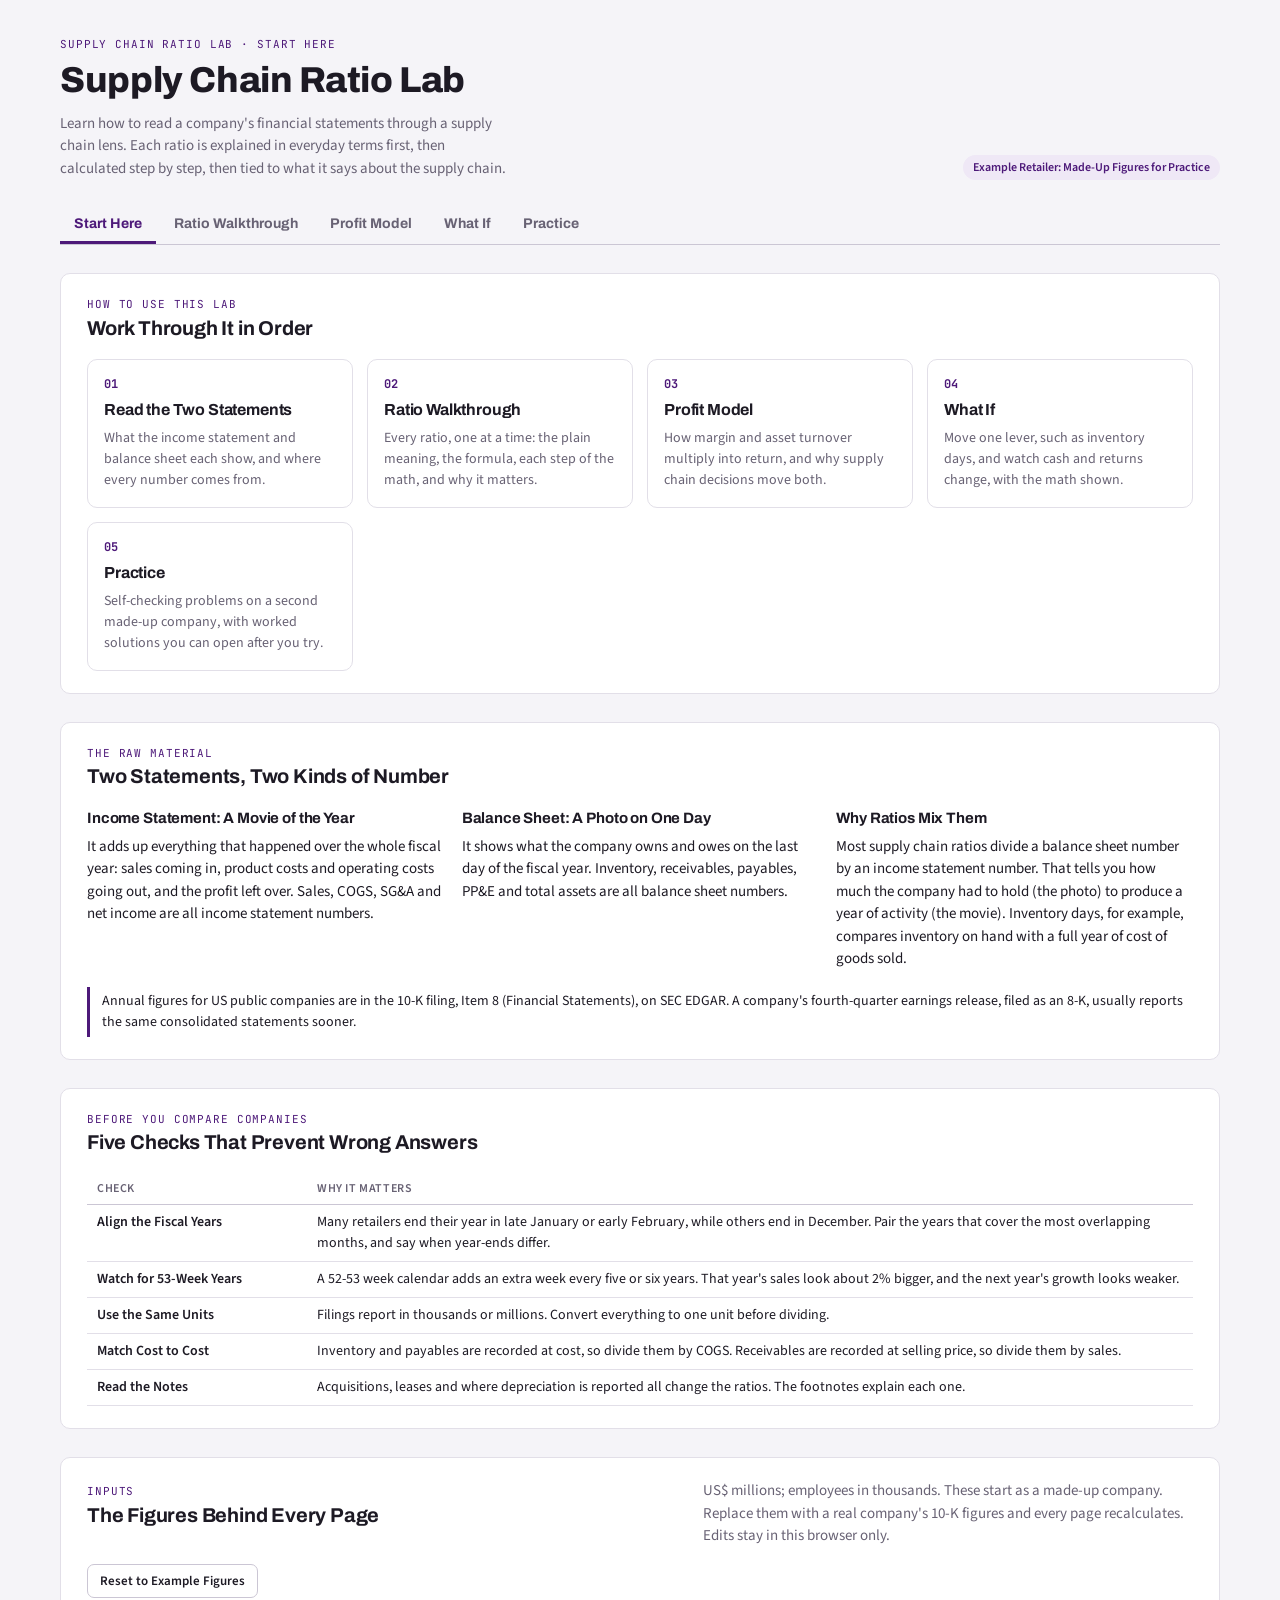
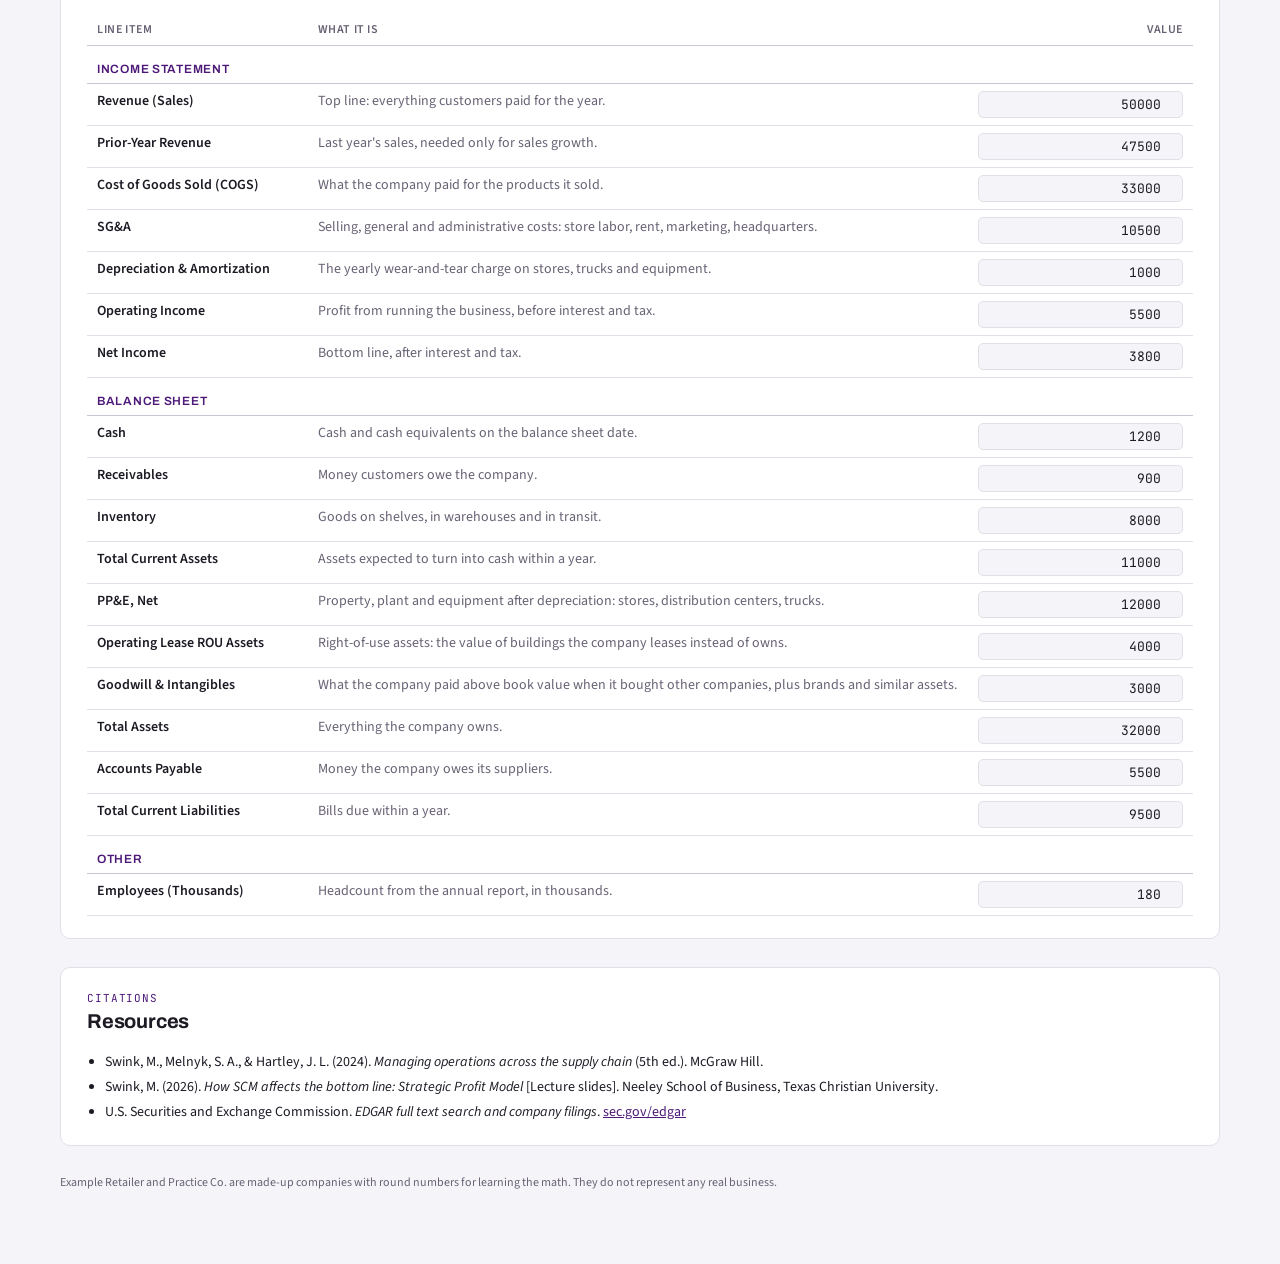
<file: learn/index.html>
<!doctype html>
<html lang="en">
<head>
<meta charset="utf-8">
<meta name="viewport" content="width=device-width,initial-scale=1,viewport-fit=cover">
<title>Supply Chain Ratio Lab</title>
<meta name="claude:viewport-fit-sides" content="cover">
<meta name="description" content="Learn each supply chain financial ratio step by step: what it means, how to calculate it, and why it matters.">
<link rel="preconnect" href="https://fonts.googleapis.com">
<link rel="preconnect" href="https://fonts.gstatic.com" crossorigin>
<link rel="stylesheet" href="https://fonts.googleapis.com/css2?family=Archivo:wght@500;700;800&family=Source+Sans+3:wght@400;600;700&family=JetBrains+Mono:wght@400;600&display=swap">
<link rel="stylesheet" href="lab.css">
</head>
<body>
<div class="wrap">
  <header class="top">
    <div>
      <div class="eyebrow">Supply Chain Ratio Lab · Start Here</div>
      <h1>Supply Chain Ratio Lab</h1>
      <p class="lede">Learn how to read a company's financial statements through a supply chain lens. Each ratio is explained in everyday terms first, then calculated step by step, then tied to what it says about the supply chain.</p>
    </div>
    <div class="controls"><span class="example-flag" id="dataflag"></span></div>
  </header>

  <nav class="tabs" aria-label="Pages">
    <a href="index.html">Start Here</a>
    <a href="ratios.html">Ratio Walkthrough</a>
    <a href="profit-model.html">Profit Model</a>
    <a href="what-if.html">What If</a>
    <a href="practice.html">Practice</a>
  </nav>

  <section class="panel" aria-labelledby="path-h">
    <div class="sec-head"><div><div class="eyebrow">How to Use This Lab</div><h2 id="path-h">Work Through It in Order</h2></div></div>
    <div class="grid-links">
      <a class="glink" href="#statements"><span class="n">01</span><h3>Read the Two Statements</h3><p>What the income statement and balance sheet each show, and where every number comes from.</p></a>
      <a class="glink" href="ratios.html"><span class="n">02</span><h3>Ratio Walkthrough</h3><p>Every ratio, one at a time: the plain meaning, the formula, each step of the math, and why it matters.</p></a>
      <a class="glink" href="profit-model.html"><span class="n">03</span><h3>Profit Model</h3><p>How margin and asset turnover multiply into return, and why supply chain decisions move both.</p></a>
      <a class="glink" href="what-if.html"><span class="n">04</span><h3>What If</h3><p>Move one lever, such as inventory days, and watch cash and returns change, with the math shown.</p></a>
      <a class="glink" href="practice.html"><span class="n">05</span><h3>Practice</h3><p>Self-checking problems on a second made-up company, with worked solutions you can open after you try.</p></a>
    </div>
  </section>

  <section class="panel" id="statements" aria-labelledby="st-h">
    <div class="sec-head"><div><div class="eyebrow">The Raw Material</div><h2 id="st-h">Two Statements, Two Kinds of Number</h2></div></div>
    <div class="statement">
      <div>
        <h3>Income Statement: A Movie of the Year</h3>
        <p>It adds up everything that happened over the whole fiscal year: sales coming in, product costs and operating costs going out, and the profit left over. Sales, COGS, SG&amp;A and net income are all income statement numbers.</p>
      </div>
      <div>
        <h3>Balance Sheet: A Photo on One Day</h3>
        <p>It shows what the company owns and owes on the last day of the fiscal year. Inventory, receivables, payables, PP&amp;E and total assets are all balance sheet numbers.</p>
      </div>
      <div>
        <h3>Why Ratios Mix Them</h3>
        <p>Most supply chain ratios divide a balance sheet number by an income statement number. That tells you how much the company had to hold (the photo) to produce a year of activity (the movie). Inventory days, for example, compares inventory on hand with a full year of cost of goods sold.</p>
      </div>
    </div>
    <p class="callout">Annual figures for US public companies are in the 10-K filing, Item 8 (Financial Statements), on SEC EDGAR. A company's fourth-quarter earnings release, filed as an 8-K, usually reports the same consolidated statements sooner.</p>
  </section>

  <section class="panel" aria-labelledby="rules-h">
    <div class="sec-head"><div><div class="eyebrow">Before You Compare Companies</div><h2 id="rules-h">Five Checks That Prevent Wrong Answers</h2></div></div>
    <div class="scroll"><table class="reqs">
      <thead><tr><th>Check</th><th>Why It Matters</th></tr></thead>
      <tbody>
        <tr><td>Align the Fiscal Years</td><td>Many retailers end their year in late January or early February, while others end in December. Pair the years that cover the most overlapping months, and say when year-ends differ.</td></tr>
        <tr><td>Watch for 53-Week Years</td><td>A 52-53 week calendar adds an extra week every five or six years. That year's sales look about 2% bigger, and the next year's growth looks weaker.</td></tr>
        <tr><td>Use the Same Units</td><td>Filings report in thousands or millions. Convert everything to one unit before dividing.</td></tr>
        <tr><td>Match Cost to Cost</td><td>Inventory and payables are recorded at cost, so divide them by COGS. Receivables are recorded at selling price, so divide them by sales.</td></tr>
        <tr><td>Read the Notes</td><td>Acquisitions, leases and where depreciation is reported all change the ratios. The footnotes explain each one.</td></tr>
      </tbody>
    </table></div>
  </section>

  <section class="panel" aria-labelledby="in-h">
    <div class="sec-head">
      <div><div class="eyebrow">Inputs</div><h2 id="in-h">The Figures Behind Every Page</h2></div>
      <p class="muted">US$ millions; employees in thousands. These start as a made-up company. Replace them with a real company's 10-K figures and every page recalculates. Edits stay in this browser only.</p>
    </div>
    <div class="toolbar">
      <button type="button" class="btn" id="reset">Reset to Example Figures</button>
      <span class="status" id="status" role="status"></span>
    </div>
    <div class="scroll"><table class="inputs reqs" id="inputs"></table></div>
  </section>

  <section class="panel" aria-labelledby="src-h">
    <div class="sec-head"><div><div class="eyebrow">Citations</div><h2 id="src-h">Resources</h2></div></div>
    <ul class="src">
      <li>Swink, M., Melnyk, S. A., &amp; Hartley, J. L. (2024). <i>Managing operations across the supply chain</i> (5th ed.). McGraw Hill.</li>
      <li>Swink, M. (2026). <i>How SCM affects the bottom line: Strategic Profit Model</i> [Lecture slides]. Neeley School of Business, Texas Christian University.</li>
      <li>U.S. Securities and Exchange Commission. <i>EDGAR full text search and company filings</i>. <a href="https://www.sec.gov/edgar/search/" target="_blank" rel="noopener">sec.gov/edgar</a></li>
    </ul>
  </section>

  <footer>Example Retailer and Practice Co. are made-up companies with round numbers for learning the math. They do not represent any real business.</footer>
</div>
<script src="lab.js"></script>
<script>
let d = loadData();
function renderInputs() {
  let h = '<thead><tr><th>Line Item</th><th>What It Is</th><th style="text-align:right">Value</th></tr></thead><tbody>';
  FIELDS.forEach(([grp, rows]) => {
    h += `<tr class="group"><td colspan="3">${esc(grp)}</td></tr>`;
    rows.forEach(([k, l, help]) => {
      h += `<tr><td>${esc(l)}</td><td class="muted" style="font-weight:400">${esc(help)}</td><td><input id="in-${k}" data-k="${k}" type="number" step="any" inputmode="decimal" value="${d[k]}" class="${d[k] !== EXAMPLE[k] ? 'edited' : ''}" aria-label="${esc(l)}"></td></tr>`;
    });
  });
  document.getElementById('inputs').innerHTML = h + '</tbody>';
}
function flag() { document.getElementById('dataflag').textContent = isEdited(d) ? 'Using Your Edited Figures' : 'Example Retailer: Made-Up Figures for Practice'; }
document.getElementById('inputs').addEventListener('change', e => {
  const k = e.target.dataset.k; if (!k) return;
  const v = Number(e.target.value);
  if (e.target.value === '' || !isFinite(v)) { e.target.value = d[k]; document.getElementById('status').textContent = 'Enter a number for ' + k.replace(/_/g, ' ') + '.'; return; }
  d[k] = v; saveData(d); e.target.classList.toggle('edited', v !== EXAMPLE[k]);
  document.getElementById('status').textContent = 'Saved. Every page now uses this figure.'; flag();
});
document.getElementById('reset').addEventListener('click', () => { d = resetData(); renderInputs(); flag(); document.getElementById('status').textContent = 'Back to the example figures.'; });
renderInputs();
</script>
</body>
</html>
</file>
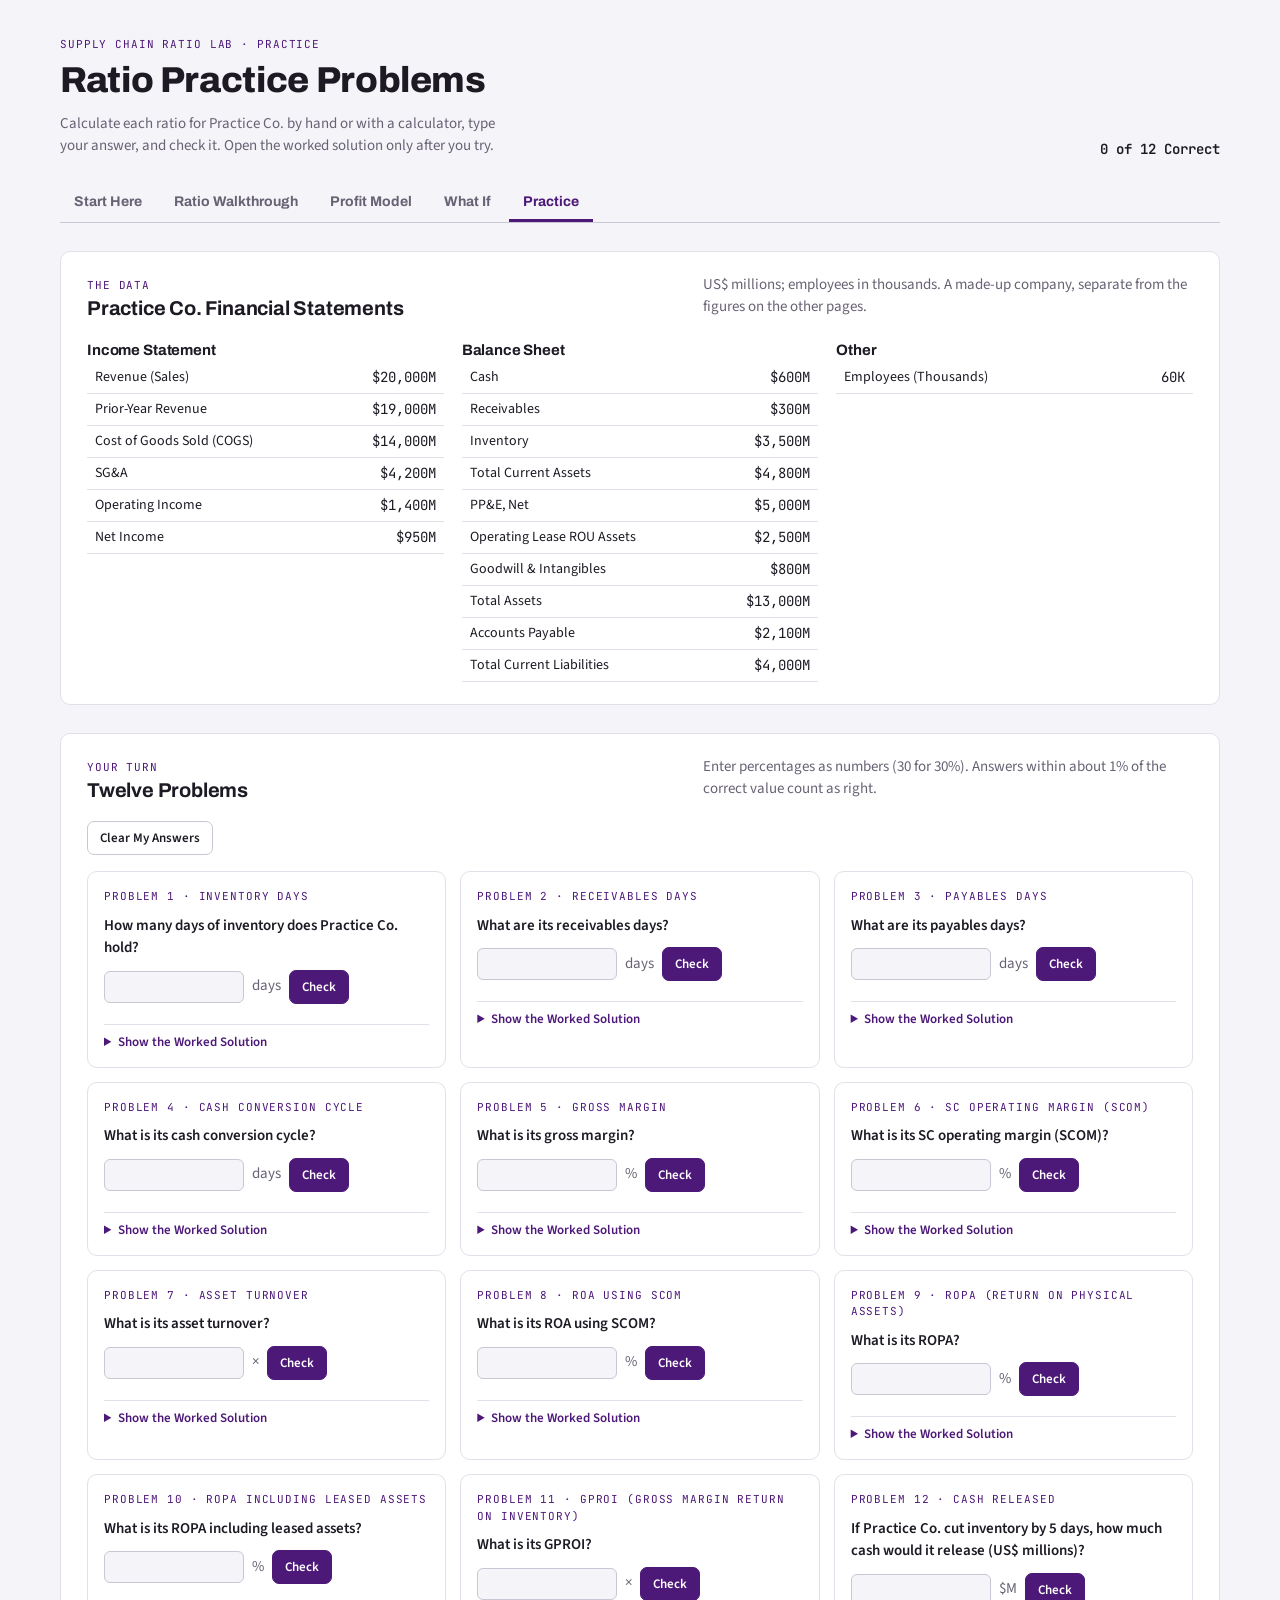
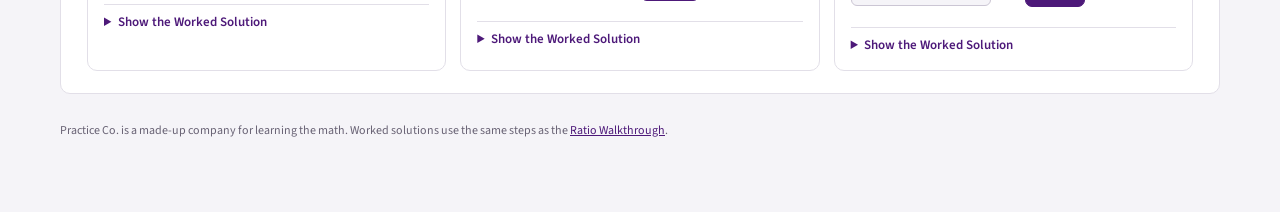
<file: learn/practice.html>
<!doctype html>
<html lang="en">
<head>
<meta charset="utf-8">
<meta name="viewport" content="width=device-width,initial-scale=1,viewport-fit=cover">
<title>Ratio Practice Problems</title>
<meta name="claude:viewport-fit-sides" content="cover">
<link rel="preconnect" href="https://fonts.googleapis.com">
<link rel="preconnect" href="https://fonts.gstatic.com" crossorigin>
<link rel="stylesheet" href="https://fonts.googleapis.com/css2?family=Archivo:wght@500;700;800&family=Source+Sans+3:wght@400;600;700&family=JetBrains+Mono:wght@400;600&display=swap">
<link rel="stylesheet" href="lab.css">
<style>
.probs{display:grid;grid-template-columns:repeat(auto-fill,minmax(320px,1fr));gap:14px}
.facts{display:grid;grid-template-columns:repeat(auto-fit,minmax(260px,1fr));gap:18px}
.facts table td{padding:5px 8px}
</style>
</head>
<body>
<div class="wrap">
  <header class="top">
    <div>
      <div class="eyebrow">Supply Chain Ratio Lab · Practice</div>
      <h1>Ratio Practice Problems</h1>
      <p class="lede">Calculate each ratio for Practice Co. by hand or with a calculator, type your answer, and check it. Open the worked solution only after you try.</p>
    </div>
    <div class="controls"><span class="score" id="score"></span></div>
  </header>

  <nav class="tabs" aria-label="Pages">
    <a href="index.html">Start Here</a>
    <a href="ratios.html">Ratio Walkthrough</a>
    <a href="profit-model.html">Profit Model</a>
    <a href="what-if.html">What If</a>
    <a href="practice.html">Practice</a>
  </nav>

  <section class="panel" aria-labelledby="pc-h">
    <div class="sec-head"><div><div class="eyebrow">The Data</div><h2 id="pc-h">Practice Co. Financial Statements</h2></div>
    <p class="muted">US$ millions; employees in thousands. A made-up company, separate from the figures on the other pages.</p></div>
    <div class="facts" id="facts"></div>
  </section>

  <section class="panel" aria-labelledby="pr-h">
    <div class="sec-head"><div><div class="eyebrow">Your Turn</div><h2 id="pr-h">Twelve Problems</h2></div>
    <p class="muted">Enter percentages as numbers (30 for 30%). Answers within about 1% of the correct value count as right.</p></div>
    <div class="toolbar"><button type="button" class="btn" id="clear">Clear My Answers</button></div>
    <div class="probs" id="probs"></div>
  </section>

  <footer>Practice Co. is a made-up company for learning the math. Worked solutions use the same steps as the <a href="ratios.html">Ratio Walkthrough</a>.</footer>
</div>
<script src="lab.js"></script>
<script>
const P = { name: 'Practice Co.', revenue: 20000, prior_revenue: 19000, cogs: 14000, sga: 4200, depreciation: 400, operating_income: 1400, net_income: 950,
  cash: 600, receivables: 300, inventory: 3500, total_current_assets: 4800, ppe_net: 5000, rou_assets: 2500, goodwill_intangibles: 800,
  total_assets: 13000, accounts_payable: 2100, total_current_liabilities: 4000, employees_thousands: 60 };
const rows = [['Income Statement', ['revenue','prior_revenue','cogs','sga','operating_income','net_income']],
  ['Balance Sheet', ['cash','receivables','inventory','total_current_assets','ppe_net','rou_assets','goodwill_intangibles','total_assets','accounts_payable','total_current_liabilities']],
  ['Other', ['employees_thousands']]];
const LABEL = Object.fromEntries(FIELDS.flatMap(([, r]) => r.map(([k, l]) => [k, l])));
document.getElementById('facts').innerHTML = rows.map(([g, ks]) => `<div><h3>${esc(g)}</h3><table><tbody>${ks.map(k => `<tr><td>${esc(LABEL[k])}</td><td class="num">${k === 'employees_thousands' ? P[k] + 'K' : M(P[k])}</td></tr>`).join('')}</tbody></table></div>`).join('');

const Q = [
  ['invDays', 'How many days of inventory does Practice Co. hold?', 'days'],
  ['recDays', 'What are its receivables days?', 'days'],
  ['payDays', 'What are its payables days?', 'days'],
  ['ccc', 'What is its cash conversion cycle?', 'days'],
  ['gm', 'What is its gross margin?', '%'],
  ['scom', 'What is its SC operating margin (SCOM)?', '%'],
  ['ato', 'What is its asset turnover?', '×'],
  ['roaS', 'What is its ROA using SCOM?', '%'],
  ['ropa', 'What is its ROPA?', '%'],
  ['ropaL', 'What is its ROPA including leased assets?', '%'],
  ['gproi', 'What is its GPROI?', '×'],
  ['cash5', 'If Practice Co. cut inventory by 5 days, how much cash would it release (US$ millions)?', '$M']
];
const ans = k => k === 'cash5' ? 5 * P.cogs / 365 : RATIO[k].value(P);
const shown = (k, unit) => unit === '%' ? ans(k) * 100 : ans(k);
const KEY2 = 'ratio-lab-practice-v1';
let saved = {}; try { saved = JSON.parse(localStorage.getItem(KEY2) || '{}') || {}; } catch (e) {}
function steps(k) {
  if (k === 'cash5') return [['One day of inventory costs COGS ÷ 365.', `${M(P.cogs)} ÷ 365`, fmt(P.cogs/365,'m',1)], ['Multiply by 5 days.', `5 × ${fmt(P.cogs/365,'m',1)}`, fmt(5*P.cogs/365,'m',1)]];
  return RATIO[k].steps(P);
}
document.getElementById('probs').innerHTML = Q.map(([k, q, unit], i) => `
  <div class="prob" data-k="${k}" data-u="${unit}">
    <span class="eyebrow">Problem ${i + 1}${RATIO[k] ? ' · ' + esc(RATIO[k].name) : ' · Cash Released'}</span>
    <span class="q">${esc(q)}</span>
    <div class="row"><input id="a-${k}" type="number" step="any" inputmode="decimal" aria-label="Answer to problem ${i + 1}" value="${saved[k] ?? ''}"><span class="muted">${esc(unit)}</span><button type="button" class="btn primary" data-check="${k}">Check</button></div>
    <span class="res" id="r-${k}" role="status"></span>
    <details><summary>Show the Worked Solution</summary>
      ${RATIO[k] ? `<div class="formula" style="margin:8px 0">${esc(RATIO[k].formula)}</div>` : ''}
      <ol class="steps">${steps(k).map(([t, c, v], j, a) => `<li class="${j === a.length - 1 ? 'final' : ''}"><span>${esc(t)}${c ? `<br><span class="num muted" style="font-size:12px;font-weight:400">${esc(c)}</span>` : ''}</span><span class="v">${esc(v)}</span></li>`).join('')}</ol>
    </details>
  </div>`).join('');
const result = {};
function check(k, unit, quiet) {
  const el = document.getElementById('a-' + k), out = document.getElementById('r-' + k);
  if (el.value === '') { if (!quiet) { out.textContent = 'Type an answer first.'; out.className = 'res'; } delete result[k]; return; }
  const v = Number(el.value), a = shown(k, unit);
  const right = Math.abs(v - a) <= Math.max(Math.abs(a) * 0.01, 0.05);
  result[k] = right;
  out.textContent = right ? 'Correct.' : 'Not yet. Check which numbers you divided, then try again or open the solution.';
  out.className = 'res ' + (right ? 'ok' : 'no');
  score();
}
function score() { const n = Object.values(result).filter(Boolean).length; document.getElementById('score').textContent = `${n} of ${Q.length} Correct`; }
document.getElementById('probs').addEventListener('click', e => { const k = e.target.dataset && e.target.dataset.check; if (k) check(k, e.target.closest('.prob').dataset.u); });
document.getElementById('probs').addEventListener('input', e => { if (!e.target.id.startsWith('a-')) return; saved[e.target.id.slice(2)] = e.target.value; try { localStorage.setItem(KEY2, JSON.stringify(saved)); } catch (err) {} });
document.getElementById('clear').addEventListener('click', () => { saved = {}; try { localStorage.removeItem(KEY2); } catch (e) {} Q.forEach(([k]) => { document.getElementById('a-' + k).value = ''; const o = document.getElementById('r-' + k); o.textContent = ''; o.className = 'res'; delete result[k]; }); score(); });
Q.forEach(([k, , u]) => check(k, u, true)); score();
</script>
</body>
</html>
</file>
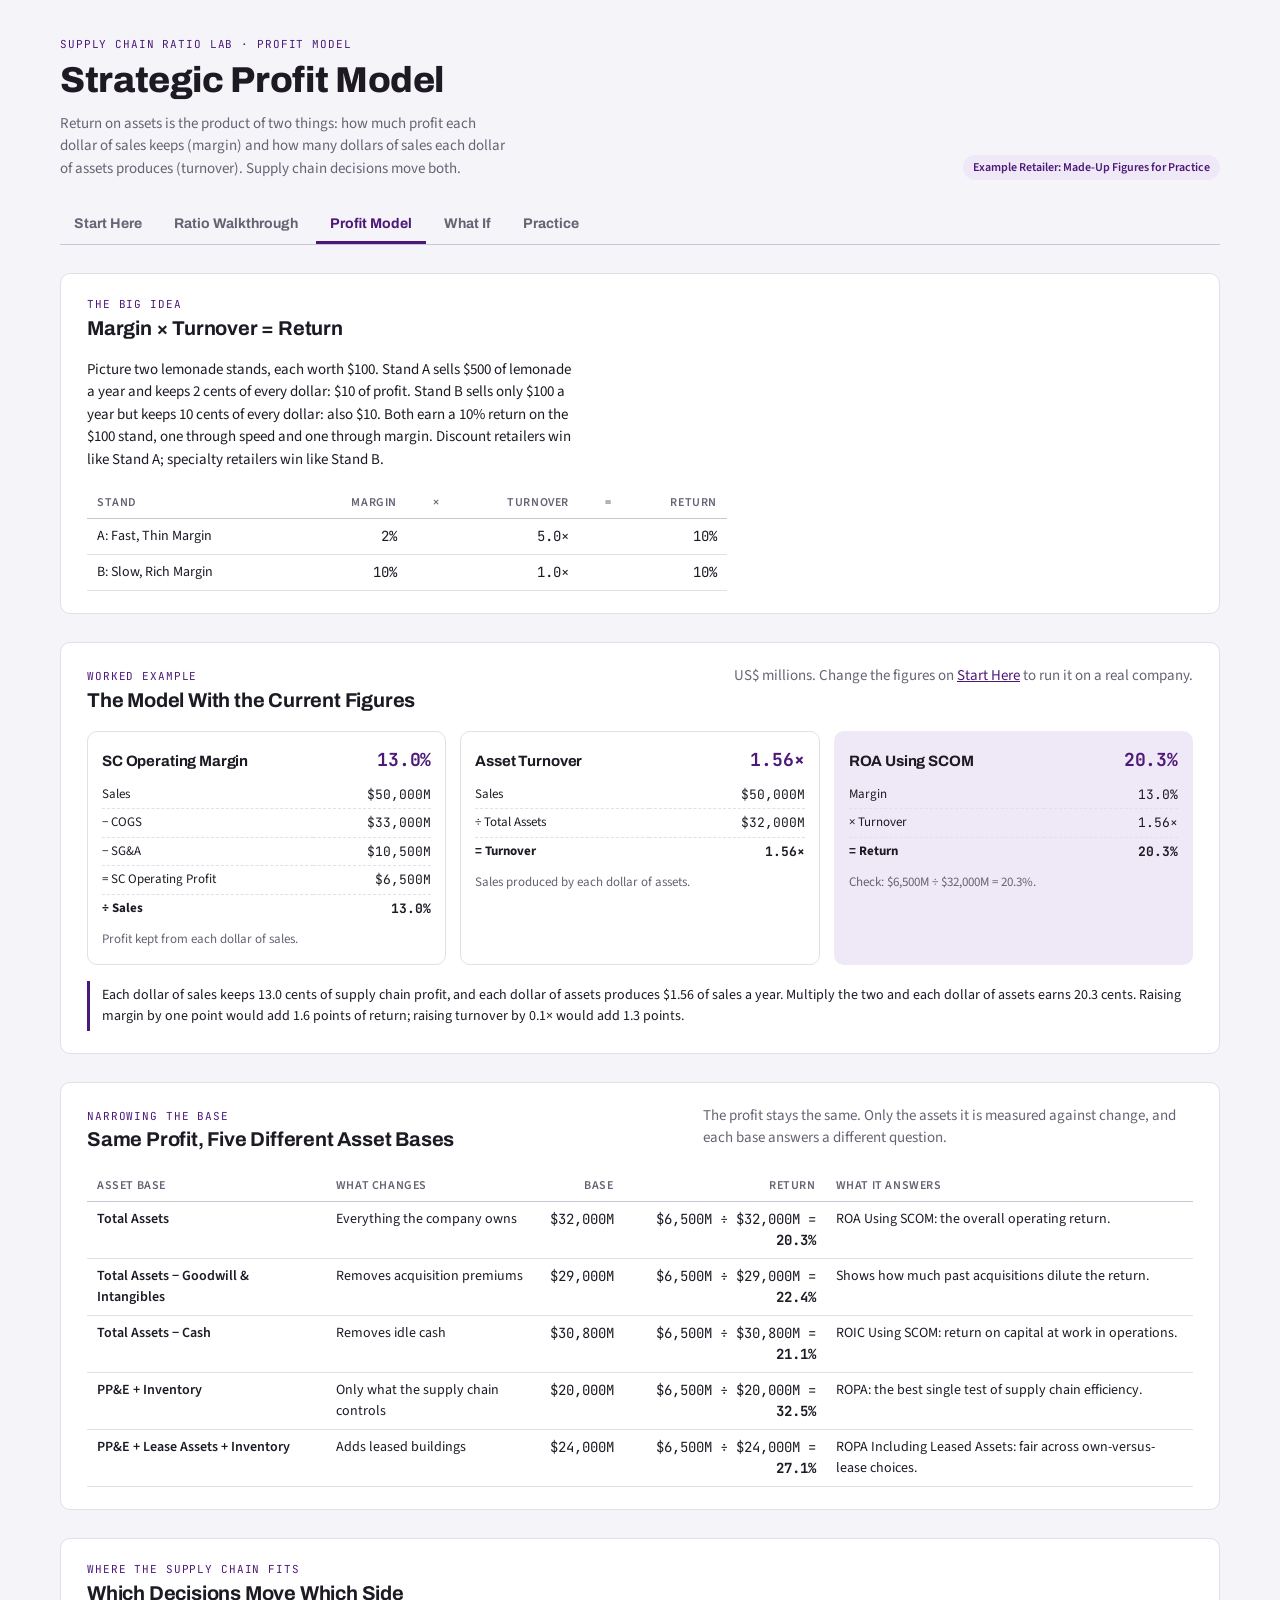
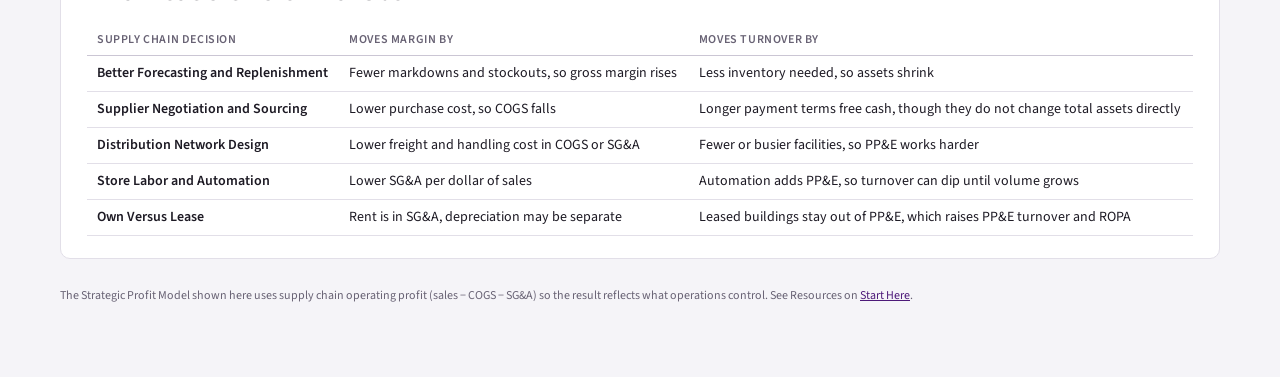
<file: learn/profit-model.html>
<!doctype html>
<html lang="en">
<head>
<meta charset="utf-8">
<meta name="viewport" content="width=device-width,initial-scale=1,viewport-fit=cover">
<title>Strategic Profit Model</title>
<meta name="claude:viewport-fit-sides" content="cover">
<link rel="preconnect" href="https://fonts.googleapis.com">
<link rel="preconnect" href="https://fonts.gstatic.com" crossorigin>
<link rel="stylesheet" href="https://fonts.googleapis.com/css2?family=Archivo:wght@500;700;800&family=Source+Sans+3:wght@400;600;700&family=JetBrains+Mono:wght@400;600&display=swap">
<link rel="stylesheet" href="lab.css">
<style>
.tree{display:grid;grid-template-columns:repeat(3,minmax(0,1fr));gap:14px;align-items:stretch}
@media (max-width:820px){.tree{grid-template-columns:1fr}}
.node{border:1px solid var(--line);border-radius:10px;padding:14px;display:flex;flex-direction:column;gap:8px;min-width:0}
.node.result{background:var(--accent-soft);border-color:transparent}
.node h3{display:flex;justify-content:space-between;gap:10px;align-items:baseline}
.node h3 .num{color:var(--accent);font-size:18px}
.op-row{display:flex;justify-content:center;font:800 22px var(--display);color:var(--muted)}
.mini{width:100%;font-size:13px}
.mini td{padding:4px 0;border-bottom:1px dashed var(--line)}
.mini td:last-child{text-align:right;font-family:var(--mono)}
.mini tr:last-child td{border-bottom:0;font-weight:700}
</style>
</head>
<body>
<div class="wrap">
  <header class="top">
    <div>
      <div class="eyebrow">Supply Chain Ratio Lab · Profit Model</div>
      <h1>Strategic Profit Model</h1>
      <p class="lede">Return on assets is the product of two things: how much profit each dollar of sales keeps (margin) and how many dollars of sales each dollar of assets produces (turnover). Supply chain decisions move both.</p>
    </div>
    <div class="controls"><span class="example-flag" id="dataflag"></span></div>
  </header>

  <nav class="tabs" aria-label="Pages">
    <a href="index.html">Start Here</a>
    <a href="ratios.html">Ratio Walkthrough</a>
    <a href="profit-model.html">Profit Model</a>
    <a href="what-if.html">What If</a>
    <a href="practice.html">Practice</a>
  </nav>

  <section class="panel" aria-labelledby="idea-h">
    <div class="sec-head"><div><div class="eyebrow">The Big Idea</div><h2 id="idea-h">Margin × Turnover = Return</h2></div></div>
    <p style="max-width:70ch">Picture two lemonade stands, each worth $100. Stand A sells $500 of lemonade a year and keeps 2 cents of every dollar: $10 of profit. Stand B sells only $100 a year but keeps 10 cents of every dollar: also $10. Both earn a 10% return on the $100 stand, one through speed and one through margin. Discount retailers win like Stand A; specialty retailers win like Stand B.</p>
    <div class="scroll"><table style="max-width:640px">
      <thead><tr><th>Stand</th><th>Margin</th><th>×</th><th>Turnover</th><th>=</th><th>Return</th></tr></thead>
      <tbody>
        <tr><td>A: Fast, Thin Margin</td><td class="num">2%</td><td></td><td class="num">5.0×</td><td></td><td class="num">10%</td></tr>
        <tr><td>B: Slow, Rich Margin</td><td class="num">10%</td><td></td><td class="num">1.0×</td><td></td><td class="num">10%</td></tr>
      </tbody>
    </table></div>
  </section>

  <section class="panel" aria-labelledby="tree-h">
    <div class="sec-head"><div><div class="eyebrow">Worked Example</div><h2 id="tree-h">The Model With the Current Figures</h2></div>
    <p class="muted">US$ millions. Change the figures on <a href="index.html#in-h">Start Here</a> to run it on a real company.</p></div>
    <div class="tree" id="tree"></div>
    <p class="callout" id="tree-read"></p>
  </section>

  <section class="panel" aria-labelledby="ropa-h">
    <div class="sec-head"><div><div class="eyebrow">Narrowing the Base</div><h2 id="ropa-h">Same Profit, Five Different Asset Bases</h2></div>
    <p class="muted">The profit stays the same. Only the assets it is measured against change, and each base answers a different question.</p></div>
    <div class="scroll"><table class="reqs" id="bases"></table></div>
  </section>

  <section class="panel" aria-labelledby="lev-h">
    <div class="sec-head"><div><div class="eyebrow">Where the Supply Chain Fits</div><h2 id="lev-h">Which Decisions Move Which Side</h2></div></div>
    <div class="scroll"><table class="reqs">
      <thead><tr><th>Supply Chain Decision</th><th>Moves Margin By</th><th>Moves Turnover By</th></tr></thead>
      <tbody>
        <tr><td>Better Forecasting and Replenishment</td><td>Fewer markdowns and stockouts, so gross margin rises</td><td>Less inventory needed, so assets shrink</td></tr>
        <tr><td>Supplier Negotiation and Sourcing</td><td>Lower purchase cost, so COGS falls</td><td>Longer payment terms free cash, though they do not change total assets directly</td></tr>
        <tr><td>Distribution Network Design</td><td>Lower freight and handling cost in COGS or SG&amp;A</td><td>Fewer or busier facilities, so PP&amp;E works harder</td></tr>
        <tr><td>Store Labor and Automation</td><td>Lower SG&amp;A per dollar of sales</td><td>Automation adds PP&amp;E, so turnover can dip until volume grows</td></tr>
        <tr><td>Own Versus Lease</td><td>Rent is in SG&amp;A, depreciation may be separate</td><td>Leased buildings stay out of PP&amp;E, which raises PP&amp;E turnover and ROPA</td></tr>
      </tbody>
    </table></div>
  </section>

  <footer>The Strategic Profit Model shown here uses supply chain operating profit (sales − COGS − SG&amp;A) so the result reflects what operations control. See Resources on <a href="index.html#src-h">Start Here</a>.</footer>
</div>
<script src="lab.js"></script>
<script>
const d = loadData(), r = all(d), b = blocks(d);
const tree = `
<div class="node"><h3>SC Operating Margin <span class="num">${fmt(r.scom,'pct')}</span></h3>
  <table class="mini"><tr><td>Sales</td><td>${M(d.revenue)}</td></tr><tr><td>− COGS</td><td>${M(d.cogs)}</td></tr><tr><td>− SG&amp;A</td><td>${M(d.sga)}</td></tr><tr><td>= SC Operating Profit</td><td>${M(b.scop)}</td></tr><tr><td>÷ Sales</td><td>${fmt(r.scom,'pct')}</td></tr></table>
  <p class="muted" style="font-size:13px">Profit kept from each dollar of sales.</p></div>
<div class="node"><h3>Asset Turnover <span class="num">${fmt(r.ato,'x')}</span></h3>
  <table class="mini"><tr><td>Sales</td><td>${M(d.revenue)}</td></tr><tr><td>÷ Total Assets</td><td>${M(d.total_assets)}</td></tr><tr><td>= Turnover</td><td>${fmt(r.ato,'x')}</td></tr></table>
  <p class="muted" style="font-size:13px">Sales produced by each dollar of assets.</p></div>
<div class="node result"><h3>ROA Using SCOM <span class="num">${fmt(r.roaS,'pct')}</span></h3>
  <table class="mini"><tr><td>Margin</td><td>${fmt(r.scom,'pct')}</td></tr><tr><td>× Turnover</td><td>${fmt(r.ato,'x')}</td></tr><tr><td>= Return</td><td>${fmt(r.scom*r.ato,'pct')}</td></tr></table>
  <p class="muted" style="font-size:13px">Check: ${M(b.scop)} ÷ ${M(d.total_assets)} = ${fmt(r.roaS,'pct')}.</p></div>`;
document.getElementById('tree').innerHTML = tree;
const pts = v => (v*100).toFixed(1);
document.getElementById('tree-read').textContent = `Each dollar of sales keeps ${pts(r.scom)} cents of supply chain profit, and each dollar of assets produces $${r.ato.toFixed(2)} of sales a year. Multiply the two and each dollar of assets earns ${pts(r.roaS)} cents. Raising margin by one point would add ${pts(0.01*r.ato)} points of return; raising turnover by 0.1× would add ${pts(0.1*r.scom)} points.`;
const rows = [
  ['Total Assets', 'Everything the company owns', d.total_assets, r.roaS, 'ROA Using SCOM: the overall operating return.'],
  ['Total Assets − Goodwill & Intangibles', 'Removes acquisition premiums', d.total_assets - d.goodwill_intangibles, r.roaSxg, 'Shows how much past acquisitions dilute the return.'],
  ['Total Assets − Cash', 'Removes idle cash', d.total_assets - d.cash, r.roicS, 'ROIC Using SCOM: return on capital at work in operations.'],
  ['PP&E + Inventory', 'Only what the supply chain controls', d.ppe_net + d.inventory, r.ropa, 'ROPA: the best single test of supply chain efficiency.'],
  ['PP&E + Lease Assets + Inventory', 'Adds leased buildings', d.ppe_net + d.rou_assets + d.inventory, r.ropaL, 'ROPA Including Leased Assets: fair across own-versus-lease choices.']];
document.getElementById('bases').innerHTML = '<thead><tr><th>Asset Base</th><th>What Changes</th><th style="text-align:right">Base</th><th style="text-align:right">Return</th><th>What It Answers</th></tr></thead><tbody>' +
  rows.map(([a, w, base, v, q]) => `<tr><td>${esc(a)}</td><td>${esc(w)}</td><td class="num" style="text-align:right">${M(base)}</td><td class="num" style="text-align:right">${M(b.scop)} ÷ ${M(base)} = <b>${fmt(v,'pct')}</b></td><td>${esc(q)}</td></tr>`).join('') + '</tbody>';
</script>
</body>
</html>
</file>
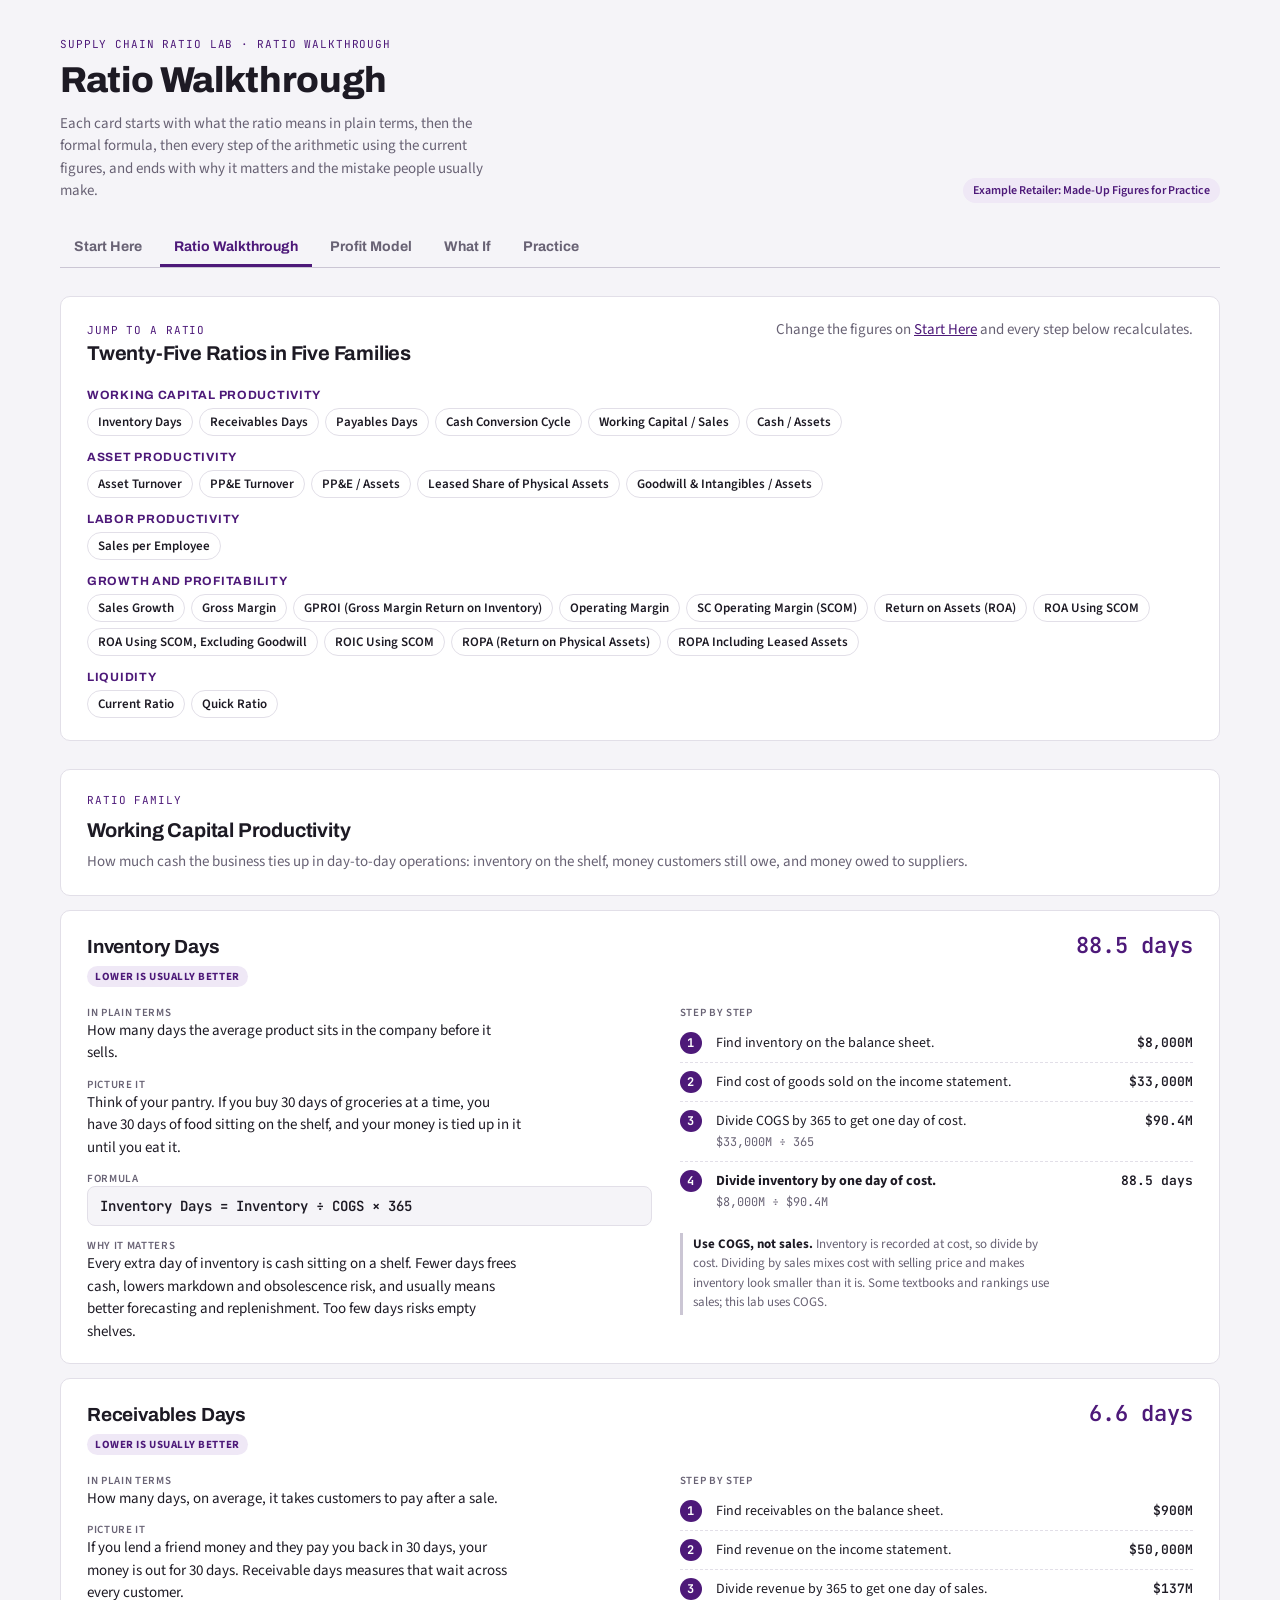
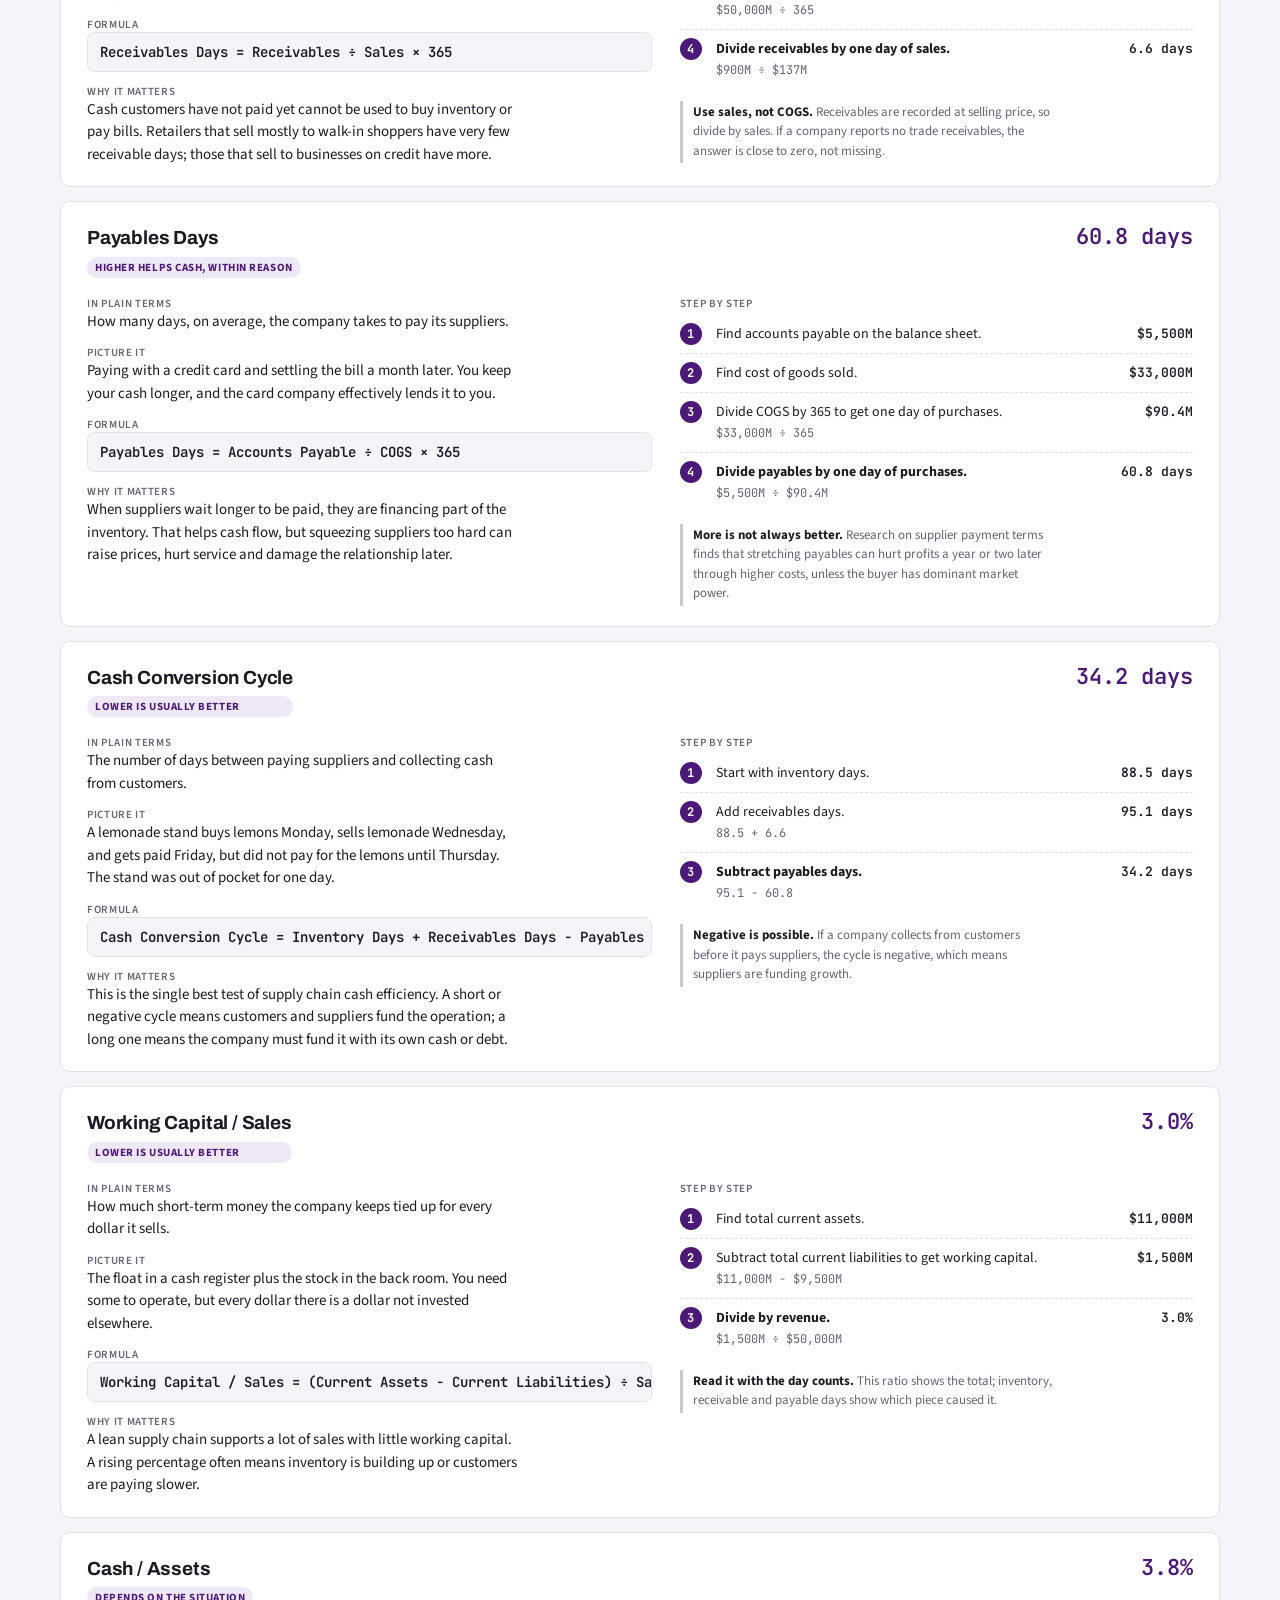
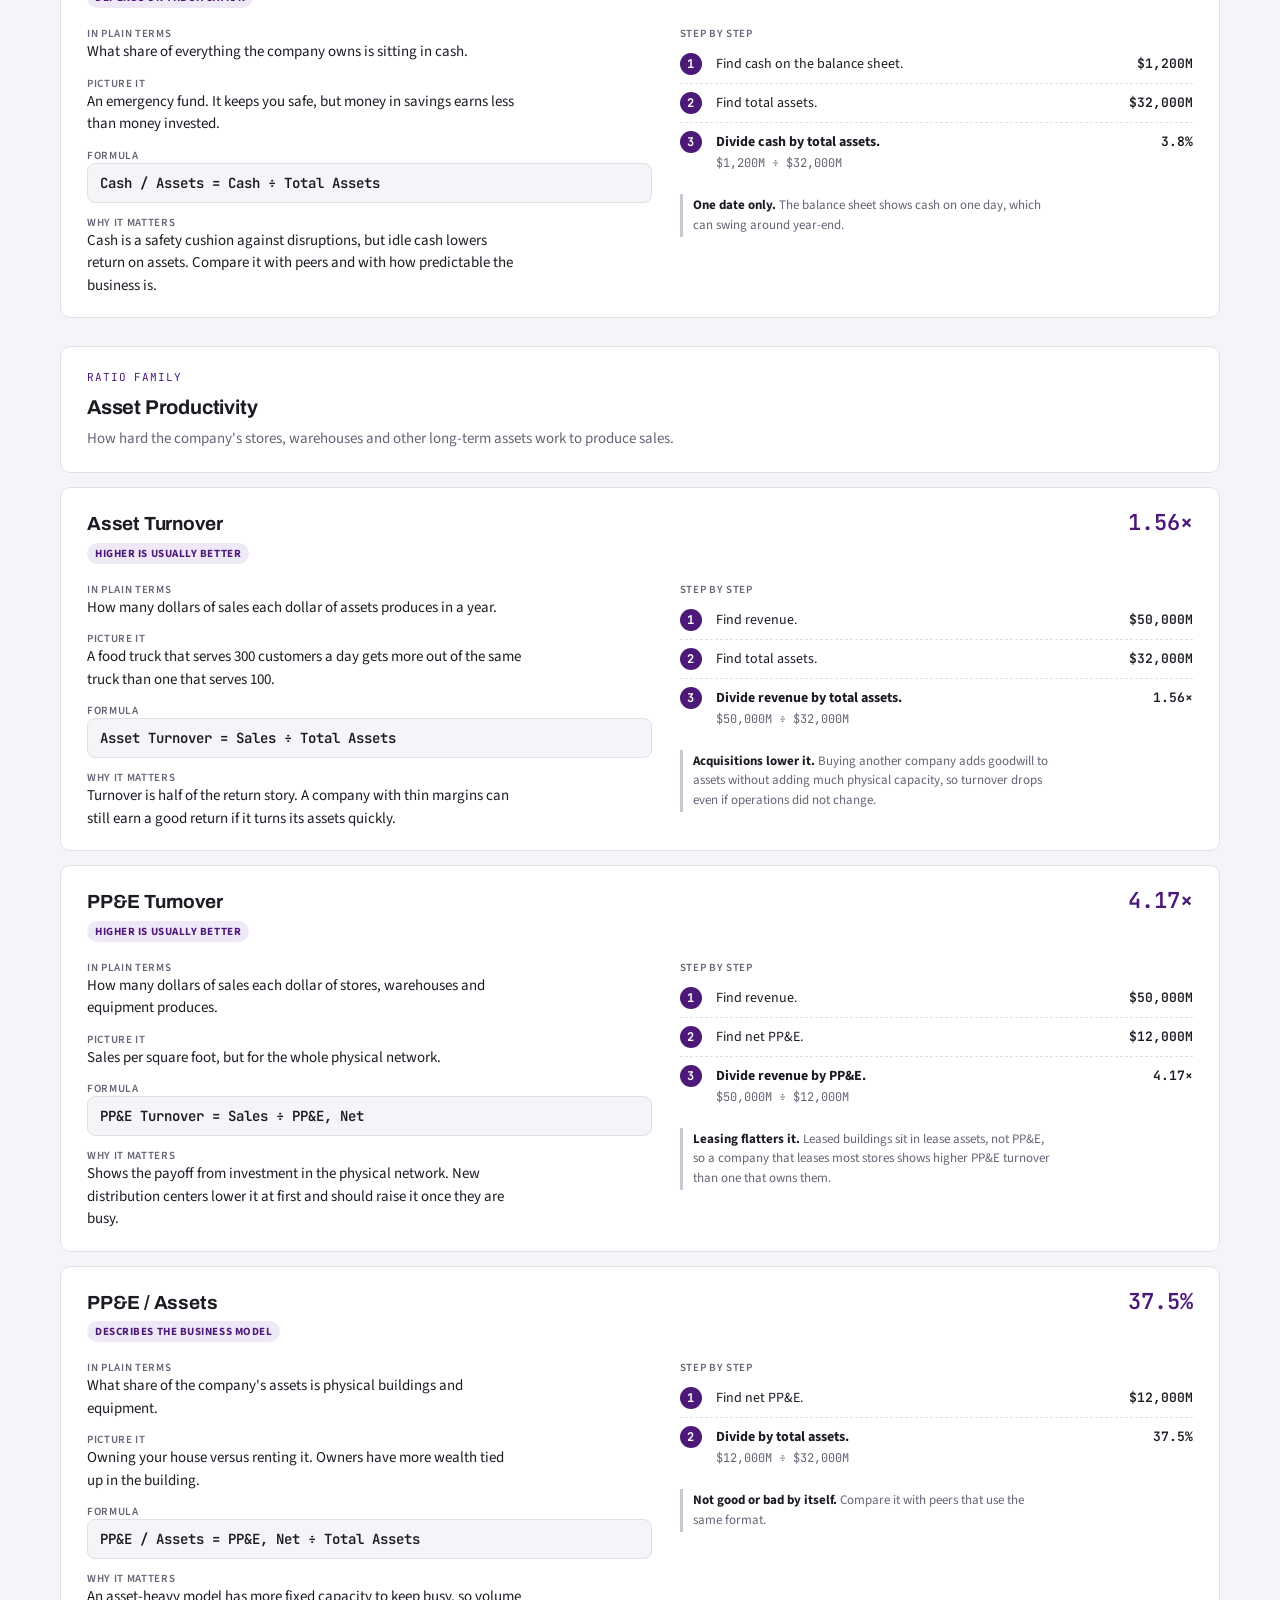
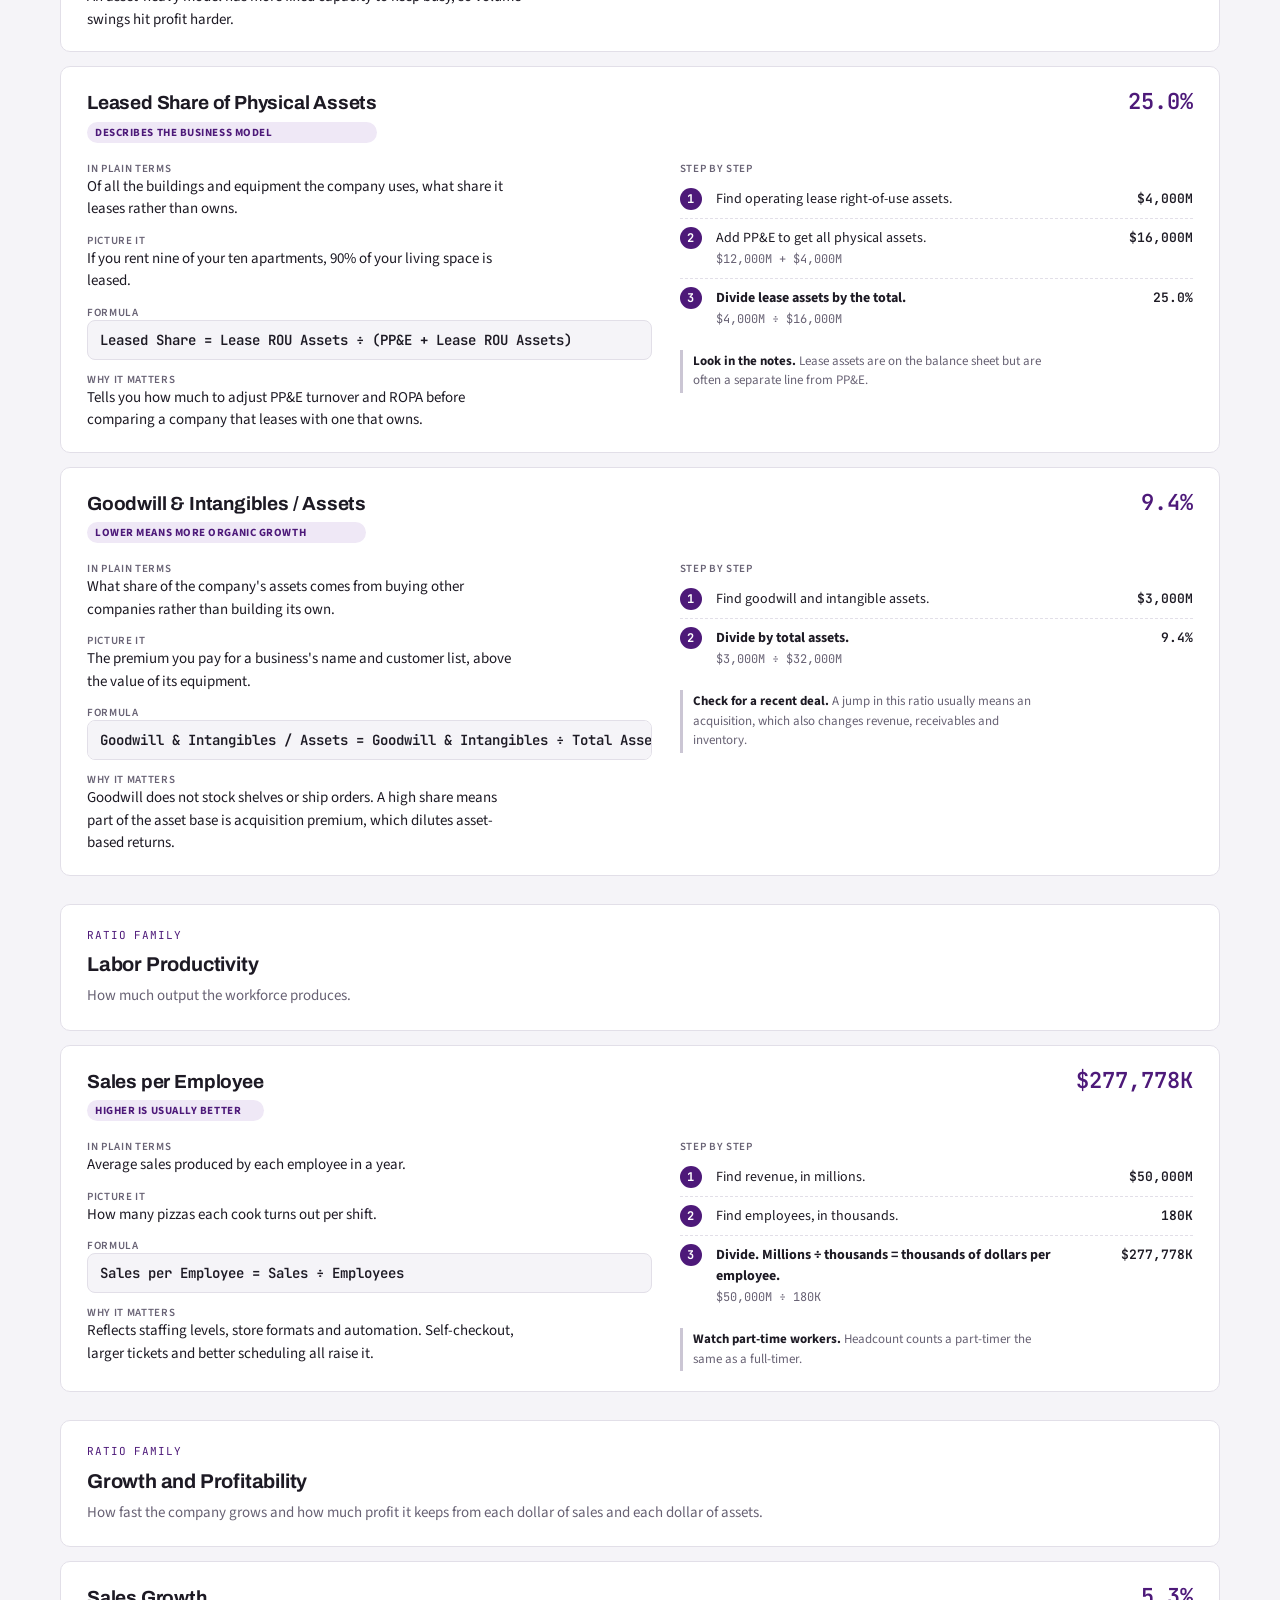
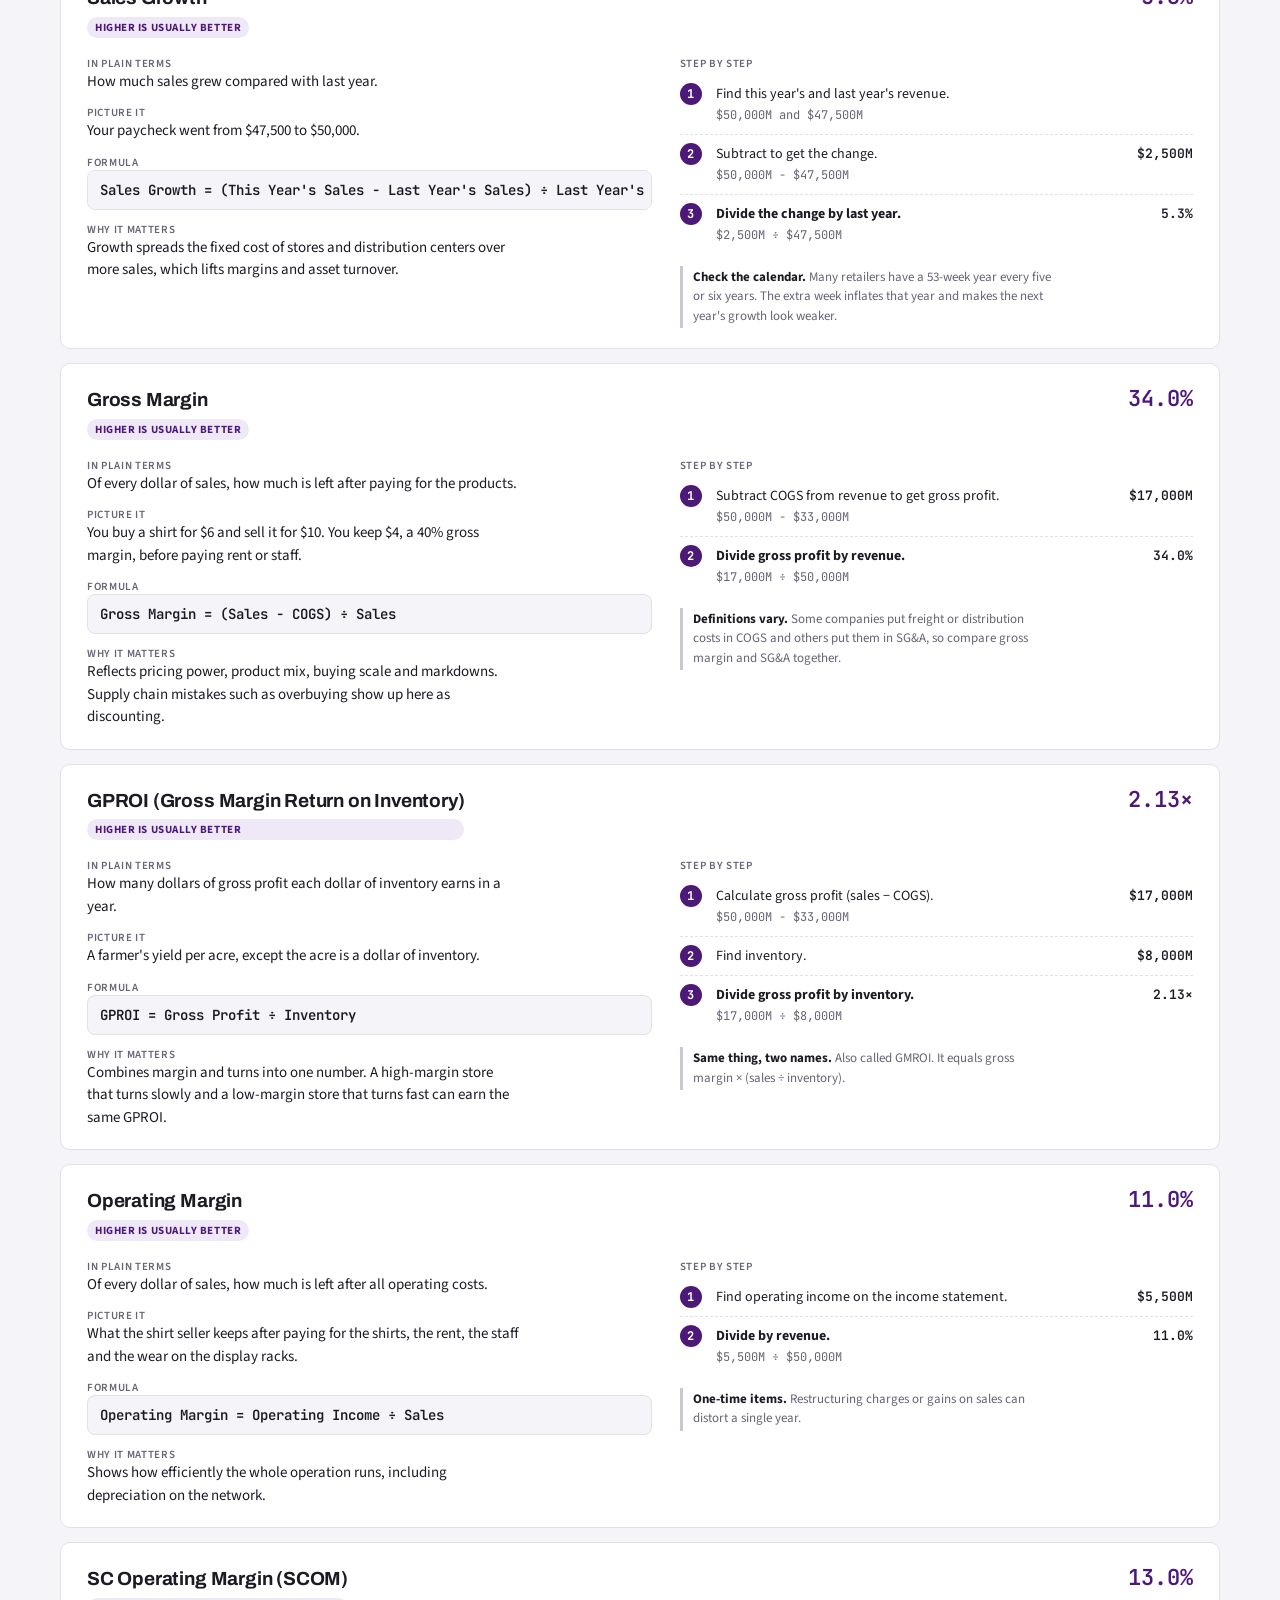
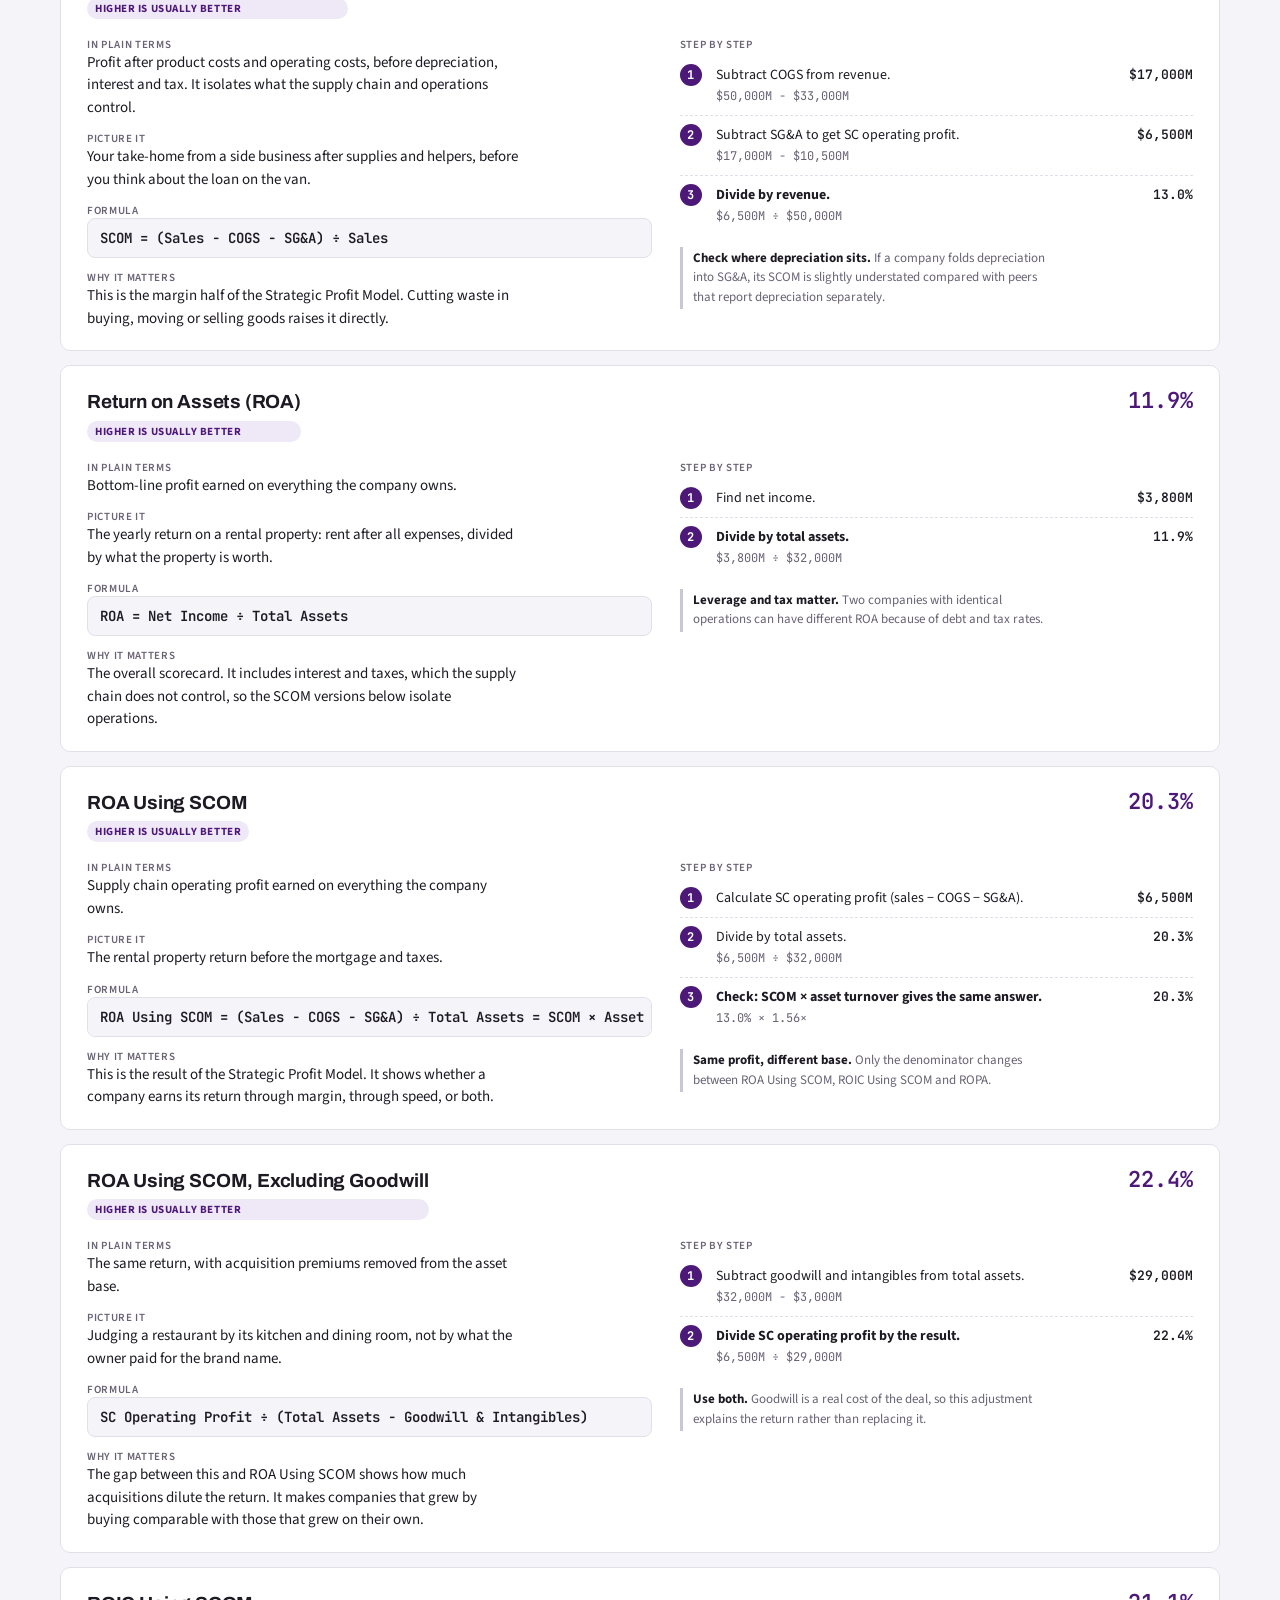
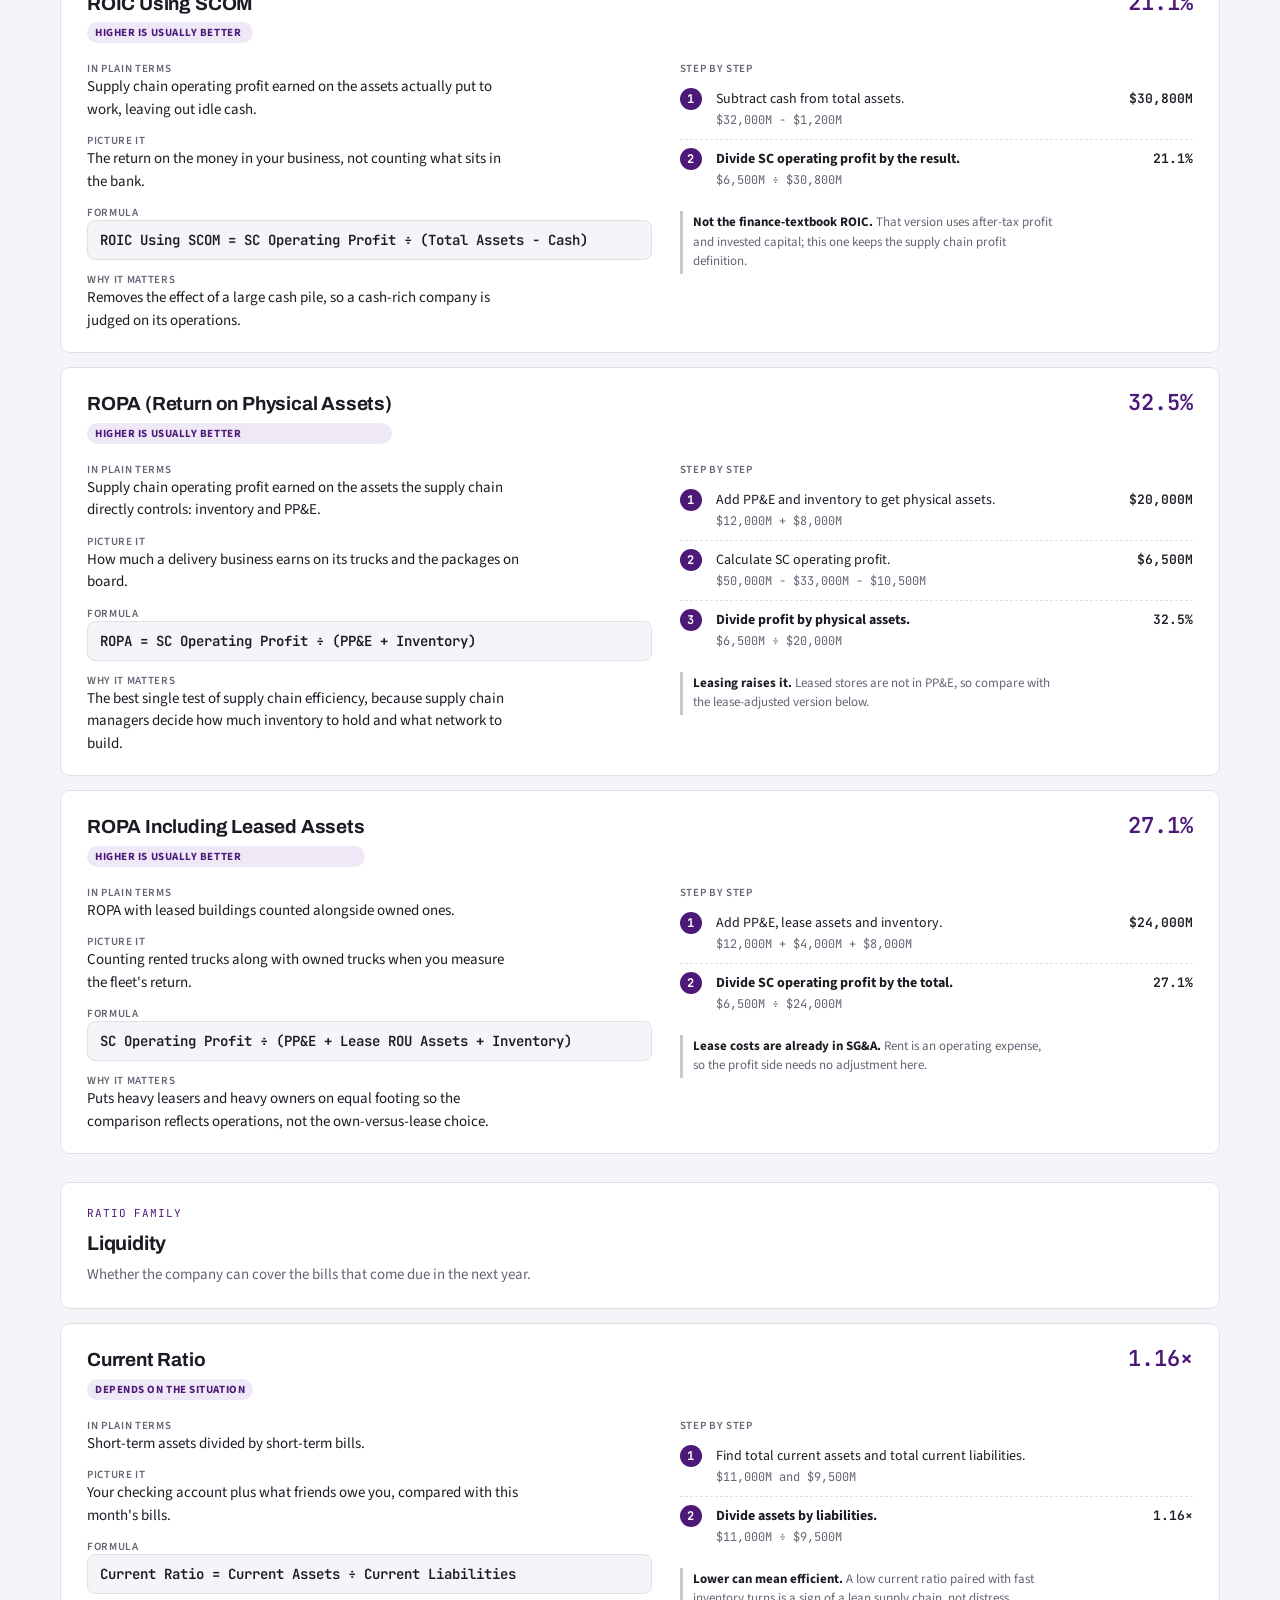
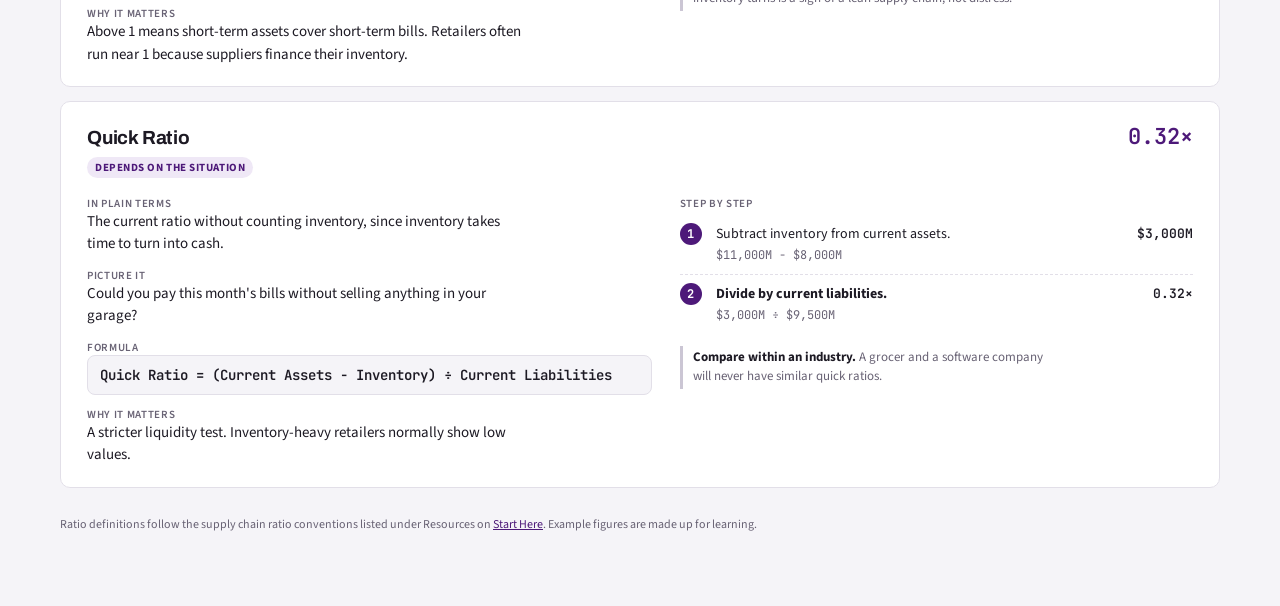
<file: learn/ratios.html>
<!doctype html>
<html lang="en">
<head>
<meta charset="utf-8">
<meta name="viewport" content="width=device-width,initial-scale=1,viewport-fit=cover">
<title>Ratio Walkthrough</title>
<meta name="claude:viewport-fit-sides" content="cover">
<link rel="preconnect" href="https://fonts.googleapis.com">
<link rel="preconnect" href="https://fonts.gstatic.com" crossorigin>
<link rel="stylesheet" href="https://fonts.googleapis.com/css2?family=Archivo:wght@500;700;800&family=Source+Sans+3:wght@400;600;700&family=JetBrains+Mono:wght@400;600&display=swap">
<link rel="stylesheet" href="lab.css">
</head>
<body>
<div class="wrap">
  <header class="top">
    <div>
      <div class="eyebrow">Supply Chain Ratio Lab · Ratio Walkthrough</div>
      <h1>Ratio Walkthrough</h1>
      <p class="lede">Each card starts with what the ratio means in plain terms, then the formal formula, then every step of the arithmetic using the current figures, and ends with why it matters and the mistake people usually make.</p>
    </div>
    <div class="controls"><span class="example-flag" id="dataflag"></span></div>
  </header>

  <nav class="tabs" aria-label="Pages">
    <a href="index.html">Start Here</a>
    <a href="ratios.html">Ratio Walkthrough</a>
    <a href="profit-model.html">Profit Model</a>
    <a href="what-if.html">What If</a>
    <a href="practice.html">Practice</a>
  </nav>

  <section class="panel" aria-labelledby="toc-h">
    <div class="sec-head"><div><div class="eyebrow">Jump to a Ratio</div><h2 id="toc-h">Twenty-Five Ratios in Five Families</h2></div>
    <p class="muted">Change the figures on <a href="index.html#in-h">Start Here</a> and every step below recalculates.</p></div>
    <div id="toc" style="display:flex;flex-direction:column;gap:10px"></div>
  </section>

  <div id="cards" class="view"></div>

  <footer>Ratio definitions follow the supply chain ratio conventions listed under Resources on <a href="index.html#src-h">Start Here</a>. Example figures are made up for learning.</footer>
</div>
<script src="lab.js"></script>
<script>
const d = loadData();
let toc = '', cards = '', group = null;
RATIOS.forEach(r => {
  if (!r.k) {
    if (group) { toc += '</div></div>'; cards += '</div>'; }
    group = r.group;
    toc += `<div><div class="group-title">${esc(r.group)}</div><div class="toc" style="margin-top:6px">`;
    cards += `<div class="view" style="gap:14px"><section class="panel" style="gap:6px"><div class="eyebrow">Ratio Family</div><h2>${esc(r.group)}</h2><p class="muted">${esc(r.intro)}</p></section>`;
    return;
  }
  toc += `<a href="#${r.k}">${esc(r.name)}</a>`;
  const steps = r.steps(d);
  const val = r.value(d);
  cards += `<article class="rcard" id="${r.k}">
    <header><div style="display:flex;flex-direction:column;gap:4px"><h3>${esc(r.name)}</h3><span class="dir">${esc(r.better)}</span></div><span class="answer">${fmt(val, r.kind)}</span></header>
    <div class="col">
      <div><div class="lbl">In Plain Terms</div><p>${esc(r.plain)}</p></div>
      <div><div class="lbl">Picture It</div><p>${esc(r.analogy)}</p></div>
      <div><div class="lbl">Formula</div><div class="formula">${esc(r.formula)}</div></div>
      <div><div class="lbl">Why It Matters</div><p>${esc(r.why)}</p></div>
    </div>
    <div class="col">
      <div class="lbl">Step by Step</div>
      <ol class="steps">${steps.map(([t, calc, v], i) => `<li class="${i === steps.length - 1 ? 'final' : ''}"><span>${esc(t)}${calc ? `<br><span class="num muted" style="font-size:12px;font-weight:400">${esc(calc)}</span>` : ''}</span><span class="v">${esc(v)}</span></li>`).join('')}</ol>
      <p class="watch">${r.watch}</p>
    </div>
  </article>`;
});
toc += '</div></div>'; cards += '</div>';
document.getElementById('toc').innerHTML = toc;
document.getElementById('cards').innerHTML = cards;
if (location.hash) { const t = document.getElementById(location.hash.slice(1)); if (t) t.scrollIntoView(); }
</script>
</body>
</html>
</file>
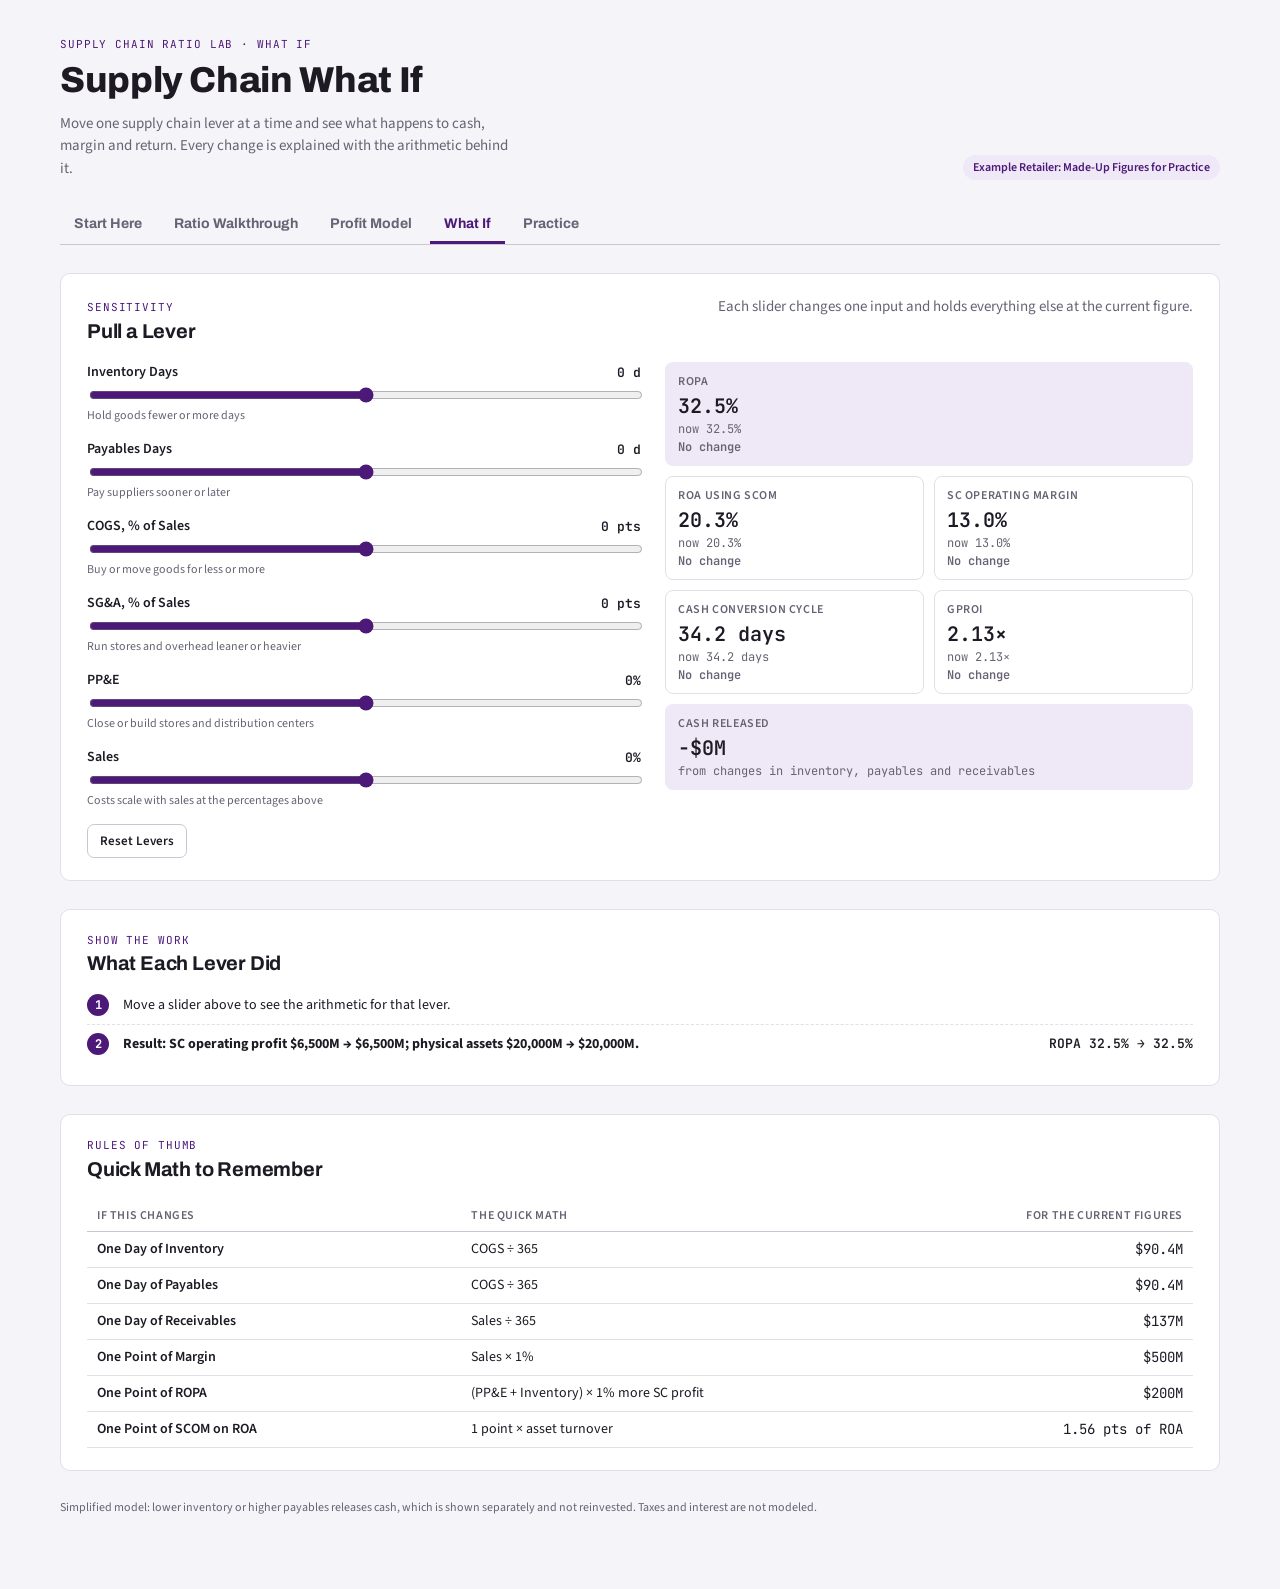
<file: learn/what-if.html>
<!doctype html>
<html lang="en">
<head>
<meta charset="utf-8">
<meta name="viewport" content="width=device-width,initial-scale=1,viewport-fit=cover">
<title>Supply Chain What If</title>
<meta name="claude:viewport-fit-sides" content="cover">
<link rel="preconnect" href="https://fonts.googleapis.com">
<link rel="preconnect" href="https://fonts.gstatic.com" crossorigin>
<link rel="stylesheet" href="https://fonts.googleapis.com/css2?family=Archivo:wght@500;700;800&family=Source+Sans+3:wght@400;600;700&family=JetBrains+Mono:wght@400;600&display=swap">
<link rel="stylesheet" href="lab.css">
</head>
<body>
<div class="wrap">
  <header class="top">
    <div>
      <div class="eyebrow">Supply Chain Ratio Lab · What If</div>
      <h1>Supply Chain What If</h1>
      <p class="lede">Move one supply chain lever at a time and see what happens to cash, margin and return. Every change is explained with the arithmetic behind it.</p>
    </div>
    <div class="controls"><span class="example-flag" id="dataflag"></span></div>
  </header>

  <nav class="tabs" aria-label="Pages">
    <a href="index.html">Start Here</a>
    <a href="ratios.html">Ratio Walkthrough</a>
    <a href="profit-model.html">Profit Model</a>
    <a href="what-if.html">What If</a>
    <a href="practice.html">Practice</a>
  </nav>

  <section class="panel" aria-labelledby="wi-h">
    <div class="sec-head"><div><div class="eyebrow">Sensitivity</div><h2 id="wi-h">Pull a Lever</h2></div>
    <p class="muted">Each slider changes one input and holds everything else at the current figure.</p></div>
    <div class="bench">
      <div class="sliders">
        <div class="sl"><label for="s-inv">Inventory Days</label><output id="o-inv"></output><input type="range" id="s-inv" min="-20" max="20" step="1" value="0"><span class="hint">Hold goods fewer or more days</span></div>
        <div class="sl"><label for="s-pay">Payables Days</label><output id="o-pay"></output><input type="range" id="s-pay" min="-20" max="20" step="1" value="0"><span class="hint">Pay suppliers sooner or later</span></div>
        <div class="sl"><label for="s-cogs">COGS, % of Sales</label><output id="o-cogs"></output><input type="range" id="s-cogs" min="-3" max="3" step="0.1" value="0"><span class="hint">Buy or move goods for less or more</span></div>
        <div class="sl"><label for="s-sga">SG&amp;A, % of Sales</label><output id="o-sga"></output><input type="range" id="s-sga" min="-3" max="3" step="0.1" value="0"><span class="hint">Run stores and overhead leaner or heavier</span></div>
        <div class="sl"><label for="s-ppe">PP&amp;E</label><output id="o-ppe"></output><input type="range" id="s-ppe" min="-20" max="20" step="1" value="0"><span class="hint">Close or build stores and distribution centers</span></div>
        <div class="sl"><label for="s-rev">Sales</label><output id="o-rev"></output><input type="range" id="s-rev" min="-10" max="10" step="0.5" value="0"><span class="hint">Costs scale with sales at the percentages above</span></div>
        <div class="toolbar"><button type="button" class="btn" id="reset">Reset Levers</button></div>
      </div>
      <div style="display:flex;flex-direction:column;gap:14px;min-width:0">
        <div class="outs" id="outs"></div>
      </div>
    </div>
  </section>

  <section class="panel" aria-labelledby="ex-h">
    <div class="sec-head"><div><div class="eyebrow">Show the Work</div><h2 id="ex-h">What Each Lever Did</h2></div></div>
    <ol class="steps" id="explain"></ol>
  </section>

  <section class="panel" aria-labelledby="rule-h">
    <div class="sec-head"><div><div class="eyebrow">Rules of Thumb</div><h2 id="rule-h">Quick Math to Remember</h2></div></div>
    <div class="scroll"><table class="reqs" id="rules"></table></div>
  </section>

  <footer>Simplified model: lower inventory or higher payables releases cash, which is shown separately and not reinvested. Taxes and interest are not modeled.</footer>
</div>
<script src="lab.js"></script>
<script>
const d = loadData(), base = all(d), bb = blocks(d);
const L = {inv:0,pay:0,cogs:0,sga:0,ppe:0,rev:0};
const day = d.cogs / 365;
function scenario() {
  const rev = d.revenue * (1 + L.rev/100);
  const cogs = rev * (d.cogs/d.revenue + L.cogs/100);
  const sga = rev * (d.sga/d.revenue + L.sga/100);
  const inventory = (base.invDays + L.inv) * cogs / 365;
  const ap = (base.payDays + L.pay) * cogs / 365;
  const ppe = d.ppe_net * (1 + L.ppe/100);
  const receivables = d.receivables * rev / d.revenue;
  const ta = d.total_assets + (inventory - d.inventory) + (ppe - d.ppe_net) + (receivables - d.receivables);
  const s = Object.assign({}, d, {revenue:rev, cogs, sga, inventory, accounts_payable:ap, ppe_net:ppe, receivables, total_assets:ta});
  return {s, r: all(s), cash: (d.inventory - inventory) + (ap - d.accounts_payable) + (d.receivables - receivables)};
}
function chg(a, b, kind, higherGood) {
  const dv = b - a; if (Math.abs(dv) < 1e-9) return '<span class="chg flat">No change</span>';
  const good = higherGood ? dv > 0 : dv < 0;
  const t = kind === 'pct' ? (dv > 0 ? '+' : '−') + Math.abs(dv*100).toFixed(1) + ' pts' : kind === 'days' ? (dv > 0 ? '+' : '−') + Math.abs(dv).toFixed(1) + ' days' : (dv > 0 ? '+' : '−') + Math.abs(dv).toFixed(2) + '×';
  return `<span class="chg ${good ? 'up' : 'down'}">${t}</span>`;
}
function render() {
  const sign = v => (v > 0 ? '+' : v < 0 ? '−' : '') + Math.abs(v);
  document.getElementById('o-inv').textContent = sign(L.inv) + ' d';
  document.getElementById('o-pay').textContent = sign(L.pay) + ' d';
  document.getElementById('o-cogs').textContent = sign(L.cogs.toFixed(1)) + ' pts';
  document.getElementById('o-sga').textContent = sign(L.sga.toFixed(1)) + ' pts';
  document.getElementById('o-ppe').textContent = sign(L.ppe) + '%';
  document.getElementById('o-rev').textContent = sign(L.rev) + '%';
  const {s, r, cash} = scenario();
  const card = (k, label, kind, hg, cls) => `<div class="out ${cls||''}"><span class="k">${label}</span><span class="vv">${fmt(r[k], kind)}</span><span class="bb">now ${fmt(base[k], kind)}</span>${chg(base[k], r[k], kind, hg)}</div>`;
  document.getElementById('outs').innerHTML =
    card('ropa','ROPA','pct',true,'big') + card('roaS','ROA Using SCOM','pct',true) + card('scom','SC Operating Margin','pct',true) +
    card('ccc','Cash Conversion Cycle','days',false) + card('gproi','GPROI','x',true) +
    `<div class="out big"><span class="k">Cash Released</span><span class="vv">${fmt(cash,'m')}</span><span class="bb">from changes in inventory, payables and receivables</span></div>`;
  const ex = [];
  if (L.inv) ex.push([`Inventory days ${L.inv < 0 ? 'fall' : 'rise'} by ${Math.abs(L.inv)}. One day of inventory costs COGS ÷ 365 = ${fmt(s.cogs/365,'m',1)}, so inventory moves by ${Math.abs(L.inv)} × ${fmt(s.cogs/365,'m',1)}. Less inventory also shrinks the ROPA base (PP&E + inventory).`, `${M(d.inventory)} → ${M(s.inventory)}`]);
  if (L.pay) ex.push([`Payables days ${L.pay > 0 ? 'rise' : 'fall'} by ${Math.abs(L.pay)}. Each day the company waits to pay is worth one day of purchases, ${fmt(s.cogs/365,'m',1)}. This changes cash and the cash cycle, but not profit or ROPA.`, `${M(d.accounts_payable)} → ${M(s.accounts_payable)}`]);
  if (L.cogs) ex.push([`COGS ${L.cogs < 0 ? 'falls' : 'rises'} by ${Math.abs(L.cogs).toFixed(1)} points of sales. Each point equals 1% of sales, ${fmt(s.revenue*0.01,'m')}, and goes straight to SC operating profit.`, `${M(d.cogs)} → ${M(s.cogs)}`]);
  if (L.sga) ex.push([`SG&A ${L.sga < 0 ? 'falls' : 'rises'} by ${Math.abs(L.sga).toFixed(1)} points of sales. Like COGS, each point is ${fmt(s.revenue*0.01,'m')} of profit.`, `${M(d.sga)} → ${M(s.sga)}`]);
  if (L.ppe) ex.push([`PP&E ${L.ppe < 0 ? 'falls' : 'rises'} ${Math.abs(L.ppe)}%. Profit is unchanged, so only the asset base moves: fewer assets doing the same work raises turnover and return.`, `${M(d.ppe_net)} → ${M(s.ppe_net)}`]);
  if (L.rev) ex.push([`Sales ${L.rev > 0 ? 'rise' : 'fall'} ${Math.abs(L.rev)}%. Costs scale at the same percentages, so profit scales too, while PP&E stays fixed. That is why growth lifts turnover and ROPA.`, `${M(d.revenue)} → ${M(s.revenue)}`]);
  if (!ex.length) ex.push(['Move a slider above to see the arithmetic for that lever.', '']);
  ex.push([`Result: SC operating profit ${M(bb.scop)} → ${M(s.revenue - s.cogs - s.sga)}; physical assets ${M(d.ppe_net + d.inventory)} → ${M(s.ppe_net + s.inventory)}.`, `ROPA ${fmt(base.ropa,'pct')} → ${fmt(r.ropa,'pct')}`]);
  document.getElementById('explain').innerHTML = ex.map(([t, v], i) => `<li class="${i === ex.length - 1 ? 'final' : ''}"><span>${esc(t)}</span><span class="v">${esc(v)}</span></li>`).join('');
}
['inv','pay','cogs','sga','ppe','rev'].forEach(k => document.getElementById('s-'+k).addEventListener('input', e => { L[k] = Number(e.target.value); render(); }));
document.getElementById('reset').addEventListener('click', () => { Object.keys(L).forEach(k => { L[k] = 0; document.getElementById('s-'+k).value = 0; }); render(); });
document.getElementById('rules').innerHTML = '<thead><tr><th>If This Changes</th><th>The Quick Math</th><th style="text-align:right">For the Current Figures</th></tr></thead><tbody>' + [
  ['One Day of Inventory', 'COGS ÷ 365', fmt(day,'m',1)],
  ['One Day of Payables', 'COGS ÷ 365', fmt(day,'m',1)],
  ['One Day of Receivables', 'Sales ÷ 365', fmt(d.revenue/365,'m',1)],
  ['One Point of Margin', 'Sales × 1%', fmt(d.revenue*0.01,'m')],
  ['One Point of ROPA', '(PP&E + Inventory) × 1% more SC profit', fmt((d.ppe_net+d.inventory)*0.01,'m')],
  ['One Point of SCOM on ROA', '1 point × asset turnover', ((base.ato)*1).toFixed(2) + ' pts of ROA']
].map(([a,b,c]) => `<tr><td>${esc(a)}</td><td>${esc(b)}</td><td class="num" style="text-align:right">${esc(c)}</td></tr>`).join('') + '</tbody>';
render();
</script>
</body>
</html>
</file>
<file: learn/lab.css>
/* Layout: shared styles for the instructional Ratio Lab pages; same tokens and components as the main lab, plus walkthrough cards */
:root{
  --bg:#f5f4f8; --surface:#ffffff; --fg:#1d1a24; --muted:#686274; --line:#e2dfe8; --line-strong:#cbc6d4;
  --accent:#4d1979; --accent-soft:#efe8f6;
  --hd:#d9661c; --low:#1f5fa8; --fnd:#23826f; --tsco:#b03636;
  --good:#1e7b4b; --bad:#b23a3a; --good-soft:#e3f2e9; --bad-soft:#f8e4e4;
  --display:"Archivo","Helvetica Neue",Arial,sans-serif;
  --body:"Source Sans 3","Segoe UI",system-ui,sans-serif;
  --mono:"JetBrains Mono",ui-monospace,SFMono-Regular,Menlo,monospace;
}
@media (prefers-color-scheme:dark){:root:not([data-theme="light"]){
  --bg:#131118; --surface:#1c1923; --fg:#ecebf1; --muted:#a39db0; --line:#2d2937; --line-strong:#423c4f;
  --accent:#b994e6; --accent-soft:#2b2238;
  --hd:#f08a3e; --low:#64a0e8; --fnd:#4cc0a6; --tsco:#e46f6f;
  --good:#5cc98e; --bad:#ef7d7d; --good-soft:#163024; --bad-soft:#3a1e22; color-scheme:dark;}}
:root[data-theme="dark"]{
  --bg:#131118; --surface:#1c1923; --fg:#ecebf1; --muted:#a39db0; --line:#2d2937; --line-strong:#423c4f;
  --accent:#b994e6; --accent-soft:#2b2238;
  --hd:#f08a3e; --low:#64a0e8; --fnd:#4cc0a6; --tsco:#e46f6f;
  --good:#5cc98e; --bad:#ef7d7d; --good-soft:#163024; --bad-soft:#3a1e22; color-scheme:dark;}
*{box-sizing:border-box}
body{background:var(--bg);color:var(--fg);font-family:var(--body);font-size:15px;line-height:1.5;
  padding-left:max(16px,env(safe-area-inset-left,0px));padding-right:max(16px,env(safe-area-inset-right,0px));padding-block:28px 64px}
.wrap{max-width:1160px;margin:0 auto;display:flex;flex-direction:column;gap:28px}
h1,h2,h3{font-family:var(--display);text-wrap:balance;margin:0;letter-spacing:-0.01em}
h1{font-size:clamp(26px,4vw,36px);font-weight:800}
h2{font-size:20px;font-weight:700}
h3{font-size:15px;font-weight:700}
p{margin:0}
.muted{color:var(--muted)}
.eyebrow{font-family:var(--mono);font-size:11px;letter-spacing:.08em;text-transform:uppercase;color:var(--accent)}
.num{font-family:var(--mono);font-variant-numeric:tabular-nums}
header.top{display:flex;flex-wrap:wrap;gap:16px 32px;align-items:flex-end;justify-content:space-between}
header.top .lede{max-width:64ch;color:var(--muted);margin-top:6px}
.controls{display:flex;flex-wrap:wrap;gap:12px;align-items:center}
.seg{display:inline-flex;border:1px solid var(--line-strong);border-radius:8px;overflow:hidden;background:var(--surface)}
.seg button{font:600 13px var(--body);padding:7px 14px;border:0;background:transparent;color:var(--fg);cursor:pointer}
.seg button[aria-pressed="true"]{background:var(--accent);color:var(--surface)}
.seg button:focus-visible,button:focus-visible,input:focus-visible,select:focus-visible{outline:2px solid var(--accent);outline-offset:2px}
.legend{display:flex;flex-wrap:wrap;gap:6px 14px;font-size:13px}
.legend span{display:inline-flex;align-items:center;gap:6px}
.dot{width:10px;height:10px;border-radius:50%;display:inline-block;flex:none}
section.panel{background:var(--surface);border:1px solid var(--line);border-radius:10px;padding:22px clamp(16px,2.5vw,26px);display:flex;flex-direction:column;gap:16px;min-width:0}
.sec-head{display:flex;flex-wrap:wrap;gap:8px 24px;justify-content:space-between;align-items:baseline}
.sec-head p{max-width:70ch}
.scroll{overflow-x:auto;min-width:0}
table{border-collapse:collapse;width:100%;font-size:14px}
th,td{padding:7px 10px;text-align:right;border-bottom:1px solid var(--line);white-space:nowrap}
th:first-child,td:first-child{text-align:left}
thead th{font:600 12px var(--body);color:var(--muted);text-transform:uppercase;letter-spacing:.05em;border-bottom:1px solid var(--line-strong);vertical-align:bottom}
tr.group td{font:700 12px var(--display);text-transform:uppercase;letter-spacing:.06em;color:var(--accent);padding-top:16px;border-bottom:1px solid var(--line-strong)}
td.rname{white-space:normal;min-width:280px;max-width:380px}
td .why{display:block;font-size:12px;line-height:1.4;color:var(--fg);white-space:normal;margin-top:3px;max-width:44ch}
td .why b{color:var(--accent);font-weight:700}
.ift td{white-space:normal;vertical-align:top;text-align:left}
.ift th{text-align:left}
.ift td.num{white-space:nowrap}
.ift tr.peer td{border-bottom:1px solid var(--line-strong)}
.ift .tag{display:inline-block;font:600 11px var(--body);text-transform:uppercase;letter-spacing:.05em;color:var(--muted);margin-bottom:2px}
.ift .arrow{font-family:var(--mono);font-variant-numeric:tabular-nums}
td .def{display:block;font-size:12px;color:var(--muted);white-space:normal;max-width:34ch}
td.lead{font-weight:700}
td.lead .v{box-shadow:inset 0 -3px 0 var(--accent-soft)}
.delta{display:block;font-size:11px}
.up{color:var(--good)} .down{color:var(--bad)} .flat{color:var(--muted)}
/* profit model */
.spm{display:grid;grid-template-columns:minmax(150px,1.1fr) repeat(4,minmax(120px,1fr));gap:0;min-width:640px}
.spm > div{padding:10px 12px;border-bottom:1px solid var(--line)}
.spm .h{font:600 12px var(--body);text-transform:uppercase;letter-spacing:.05em;color:var(--muted);display:flex;align-items:center;gap:6px;border-bottom:1px solid var(--line-strong)}
.spm .lbl{font-weight:600}
.spm .lbl small{display:block;font-weight:400;color:var(--muted);font-size:12px}
.spm .op{font:800 18px var(--display);color:var(--muted);margin-right:6px}
.cellbar{display:flex;flex-direction:column;gap:5px}
.cellbar .v{font:600 15px var(--mono);font-variant-numeric:tabular-nums}
.bar{height:6px;border-radius:3px;background:var(--line)}
.bar i{display:block;height:100%;border-radius:3px}
.spm .result{background:var(--accent-soft)}
/* sensitivity */
.bench{display:grid;grid-template-columns:minmax(0,1.05fr) minmax(0,1fr);gap:24px}
@media (max-width:860px){.bench{grid-template-columns:1fr}}
.sliders{display:flex;flex-direction:column;gap:14px}
.sl{display:grid;grid-template-columns:1fr auto;gap:2px 12px;align-items:center}
.sl label{font-weight:600;font-size:14px}
.sl output{font:600 13px var(--mono);min-width:7ch;text-align:right}
.sl input[type=range]{grid-column:1/-1;width:100%;accent-color:var(--accent)}
.sl .hint{grid-column:1/-1;font-size:12px;color:var(--muted)}
.presets{display:flex;flex-wrap:wrap;gap:8px}
.btn{font:600 13px var(--body);padding:7px 12px;border-radius:7px;border:1px solid var(--line-strong);background:var(--surface);color:var(--fg);cursor:pointer}
.btn:hover{border-color:var(--accent)}
.btn.primary{background:var(--accent);color:var(--surface);border-color:var(--accent)}
select{font:600 14px var(--body);padding:7px 10px;border-radius:7px;border:1px solid var(--line-strong);background:var(--surface);color:var(--fg)}
.outs{display:grid;grid-template-columns:repeat(2,minmax(0,1fr));gap:10px}
.out{border:1px solid var(--line);border-radius:8px;padding:10px 12px;display:flex;flex-direction:column;gap:2px}
.out .k{font-size:12px;color:var(--muted);text-transform:uppercase;letter-spacing:.05em;font-weight:600}
.out .vv{font:600 20px var(--mono);font-variant-numeric:tabular-nums}
.out .bb{font:400 12px var(--mono);color:var(--muted)}
.out .chg{font:600 12px var(--mono)}
.out.big{grid-column:1/-1;background:var(--accent-soft);border-color:transparent}
.callout{font-size:14px;border-left:3px solid var(--accent);padding:4px 0 4px 12px}
svg text{font-family:var(--body)}
/* inputs */
details{border-top:1px solid var(--line);padding-top:10px}
summary{cursor:pointer;font:700 15px var(--display)}
.inputs input{width:100%;min-width:84px;font:13px var(--mono);text-align:right;padding:4px 6px;border:1px solid var(--line);border-radius:5px;background:var(--bg);color:var(--fg)}
.inputs input.edited{border-color:var(--accent);background:var(--accent-soft)}
.toolbar{display:flex;flex-wrap:wrap;gap:8px;align-items:center}
.status{font-size:13px;color:var(--muted)}
textarea.copybox{width:100%;height:120px;font:12px var(--mono);background:var(--bg);color:var(--fg);border:1px solid var(--line);border-radius:6px}
ul.src{margin:0;padding-left:18px;display:flex;flex-direction:column;gap:4px;font-size:14px}
ul.src a{color:var(--accent)}
.notes{font-size:13px;color:var(--muted);display:grid;grid-template-columns:repeat(auto-fit,minmax(240px,1fr));gap:12px}
.notes h3{color:var(--fg);margin-bottom:4px;display:flex;align-items:center;gap:6px}
.notes ul{margin:0;padding-left:16px}
footer{font-size:12px;color:var(--muted)}
body::before{content:"";position:fixed;inset:0 0 auto;height:env(safe-area-inset-top,0px);z-index:10;background:var(--bg)}
nav.tabs{position:sticky;top:env(safe-area-inset-top,0px);z-index:20;background:var(--bg);display:flex;gap:4px;overflow-x:auto;border-bottom:1px solid var(--line-strong);padding-top:6px;margin-top:-8px}
nav.tabs a{font:700 14px var(--display);color:var(--muted);text-decoration:none;padding:10px 14px;border-bottom:3px solid transparent;white-space:nowrap}
nav.tabs a:hover{color:var(--fg)}
nav.tabs a[aria-current="page"]{color:var(--accent);border-bottom-color:var(--accent)}
.view{display:flex;flex-direction:column;gap:28px}
.view[hidden]{display:none!important}
.viewbar{display:flex;flex-wrap:wrap;align-items:center;gap:10px}
.reqs td{white-space:normal;vertical-align:top;text-align:left}
.reqs th{text-align:left}
.reqs td:first-child{font-weight:600;min-width:220px}
.reqs a{color:var(--accent)}
.pill{display:inline-block;font:700 11px var(--body);text-transform:uppercase;letter-spacing:.05em;padding:3px 8px;border-radius:999px;white-space:nowrap}
.pill.ok{background:var(--good-soft);color:var(--good)}
.pill.prog{background:var(--accent-soft);color:var(--accent)}
.pill.warn{background:var(--bad-soft);color:var(--bad)}
.insights{display:grid;grid-template-columns:repeat(auto-fill,minmax(320px,1fr));gap:14px}
.ins{border:1px solid var(--line);border-radius:10px;padding:16px;display:flex;flex-direction:column;gap:10px;min-width:0}
.ins .n{font:700 12px var(--mono);color:var(--accent)}
.ins h3{font-size:16px}
.ins p{font-size:14px}
.chips{display:flex;flex-wrap:wrap;gap:6px}
.chip{font:600 12px var(--mono);background:var(--bg);border:1px solid var(--line);border-radius:6px;padding:3px 7px}
.chip span{font-family:var(--body);font-weight:600;color:var(--muted);margin-right:4px}
.ins .foot{display:flex;flex-wrap:wrap;justify-content:space-between;gap:8px;font-size:12px;margin-top:auto;padding-top:6px;border-top:1px solid var(--line)}
.ins .foot a{color:var(--accent);font-weight:700;text-decoration:none}
td .imp{display:block;font-size:12px;line-height:1.4;color:var(--muted);white-space:normal;margin-top:3px;max-width:44ch}
td .imp b{color:var(--fg)}
td.rname button{all:unset;cursor:pointer;font-weight:600;color:var(--fg)}
td.rname button:hover,td.rname button:focus-visible{color:var(--accent);text-decoration:underline}
tr.sel td{background:var(--accent-soft)}
.wb th,.wb td{font-size:13px;padding:5px 10px}
.wb td:first-child,.wb th:first-child{position:sticky;left:0;background:var(--surface);z-index:1;min-width:250px;white-space:normal}
.wb td.der{font-style:italic;color:var(--muted);background:var(--accent-soft)}
.ift{min-width:720px}
.ins:last-child:nth-child(3n+1){grid-column:1/-1}
.wb td.miss{color:var(--line-strong)}
.wb tr.co th{color:var(--surface);font-family:var(--display);text-transform:none;letter-spacing:0;font-size:13px}
.wb tr.sub td{font:700 12px var(--display);text-transform:uppercase;letter-spacing:.06em;color:var(--accent);background:var(--bg);padding-top:12px}
.wb tr.sub td:first-child{background:var(--bg)}
.wb-legend{display:flex;flex-wrap:wrap;gap:6px 18px;font-size:12px;color:var(--muted)}
.wb-legend span{display:inline-flex;align-items:center;gap:6px}
.sw{width:12px;height:12px;border-radius:3px;display:inline-block;border:1px solid var(--line-strong)}
.sw-in{background:var(--surface)} .sw-der{background:var(--accent-soft)} .sw-miss{background:var(--bg);border-style:dashed}
.tagline{color:var(--fg);font-weight:600}
@media (prefers-reduced-motion:no-preference){.bar i{transition:width .25s ease}}
/* walkthrough additions */
a{color:var(--accent)}
.example-flag{display:inline-flex;align-items:center;gap:8px;font:600 12px var(--body);color:var(--accent);background:var(--accent-soft);border-radius:999px;padding:4px 10px}
.toc{display:flex;flex-wrap:wrap;gap:6px}
.toc a{font:600 13px var(--body);text-decoration:none;border:1px solid var(--line);border-radius:999px;padding:4px 10px;color:var(--fg);background:var(--surface)}
.toc a:hover{border-color:var(--accent);color:var(--accent)}
.group-title{font:700 12px var(--display);text-transform:uppercase;letter-spacing:.06em;color:var(--accent);margin-top:4px}
.rcard{background:var(--surface);border:1px solid var(--line);border-radius:10px;padding:20px clamp(16px,2.5vw,26px);display:grid;grid-template-columns:minmax(0,1.1fr) minmax(0,1fr);gap:18px 28px;scroll-margin-top:64px}
@media (max-width:820px){.rcard{grid-template-columns:1fr}}
.rcard header{grid-column:1/-1;display:flex;flex-wrap:wrap;justify-content:space-between;align-items:baseline;gap:6px 16px}
.rcard h3{font-size:19px}
.rcard .answer{font:600 22px var(--mono);font-variant-numeric:tabular-nums;color:var(--accent)}
.rcard .col{display:flex;flex-direction:column;gap:12px;min-width:0}
.rcard .lbl{font:600 11px var(--body);text-transform:uppercase;letter-spacing:.06em;color:var(--muted)}
.rcard p{max-width:62ch}
.formula{font:600 14px var(--mono);background:var(--bg);border:1px solid var(--line);border-radius:8px;padding:10px 12px;overflow-x:auto;white-space:nowrap}
ol.steps{margin:0;padding:0;list-style:none;counter-reset:s;display:flex;flex-direction:column;gap:8px}
ol.steps li{counter-increment:s;display:grid;grid-template-columns:26px minmax(0,1fr) auto;gap:4px 10px;align-items:baseline;font-size:14px;padding-bottom:8px;border-bottom:1px dashed var(--line)}
ol.steps li::before{content:counter(s);font:700 12px var(--mono);color:var(--surface);background:var(--accent);border-radius:50%;width:22px;height:22px;display:inline-grid;place-items:center}
ol.steps li .v{font:600 13px var(--mono);font-variant-numeric:tabular-nums;white-space:nowrap;text-align:right}
ol.steps li.final{border-bottom:0;font-weight:700}
.dir{display:inline-block;font:700 11px var(--body);text-transform:uppercase;letter-spacing:.05em;padding:3px 8px;border-radius:999px;background:var(--accent-soft);color:var(--accent)}
.watch{font-size:13px;color:var(--muted);border-left:3px solid var(--line-strong);padding:2px 0 2px 10px}
.watch b{color:var(--fg)}
.grid-links{display:grid;grid-template-columns:repeat(auto-fit,minmax(240px,1fr));gap:14px}
.glink{display:flex;flex-direction:column;gap:6px;text-decoration:none;color:var(--fg);border:1px solid var(--line);border-radius:10px;padding:16px;background:var(--surface)}
.glink:hover{border-color:var(--accent)}
.glink .n{font:700 12px var(--mono);color:var(--accent)}
.glink h3{font-size:16px}
.glink p{font-size:14px;color:var(--muted)}
.statement{display:grid;grid-template-columns:repeat(auto-fit,minmax(280px,1fr));gap:18px}
.statement h3{margin-bottom:6px}
.prob{border:1px solid var(--line);border-radius:10px;padding:16px;display:flex;flex-direction:column;gap:10px;background:var(--surface)}
.prob .q{font-weight:600}
.prob .row{display:flex;flex-wrap:wrap;gap:8px;align-items:center}
.prob input{font:14px var(--mono);width:140px;padding:6px 8px;border:1px solid var(--line-strong);border-radius:6px;background:var(--bg);color:var(--fg)}
.prob .res{font-size:14px;font-weight:600}
.prob .res.ok{color:var(--good)} .prob .res.no{color:var(--bad)}
.prob details{border-top:1px solid var(--line);padding-top:8px}
.prob details summary{font:600 13px var(--body);color:var(--accent)}
.score{font:600 14px var(--mono)}
</file>
